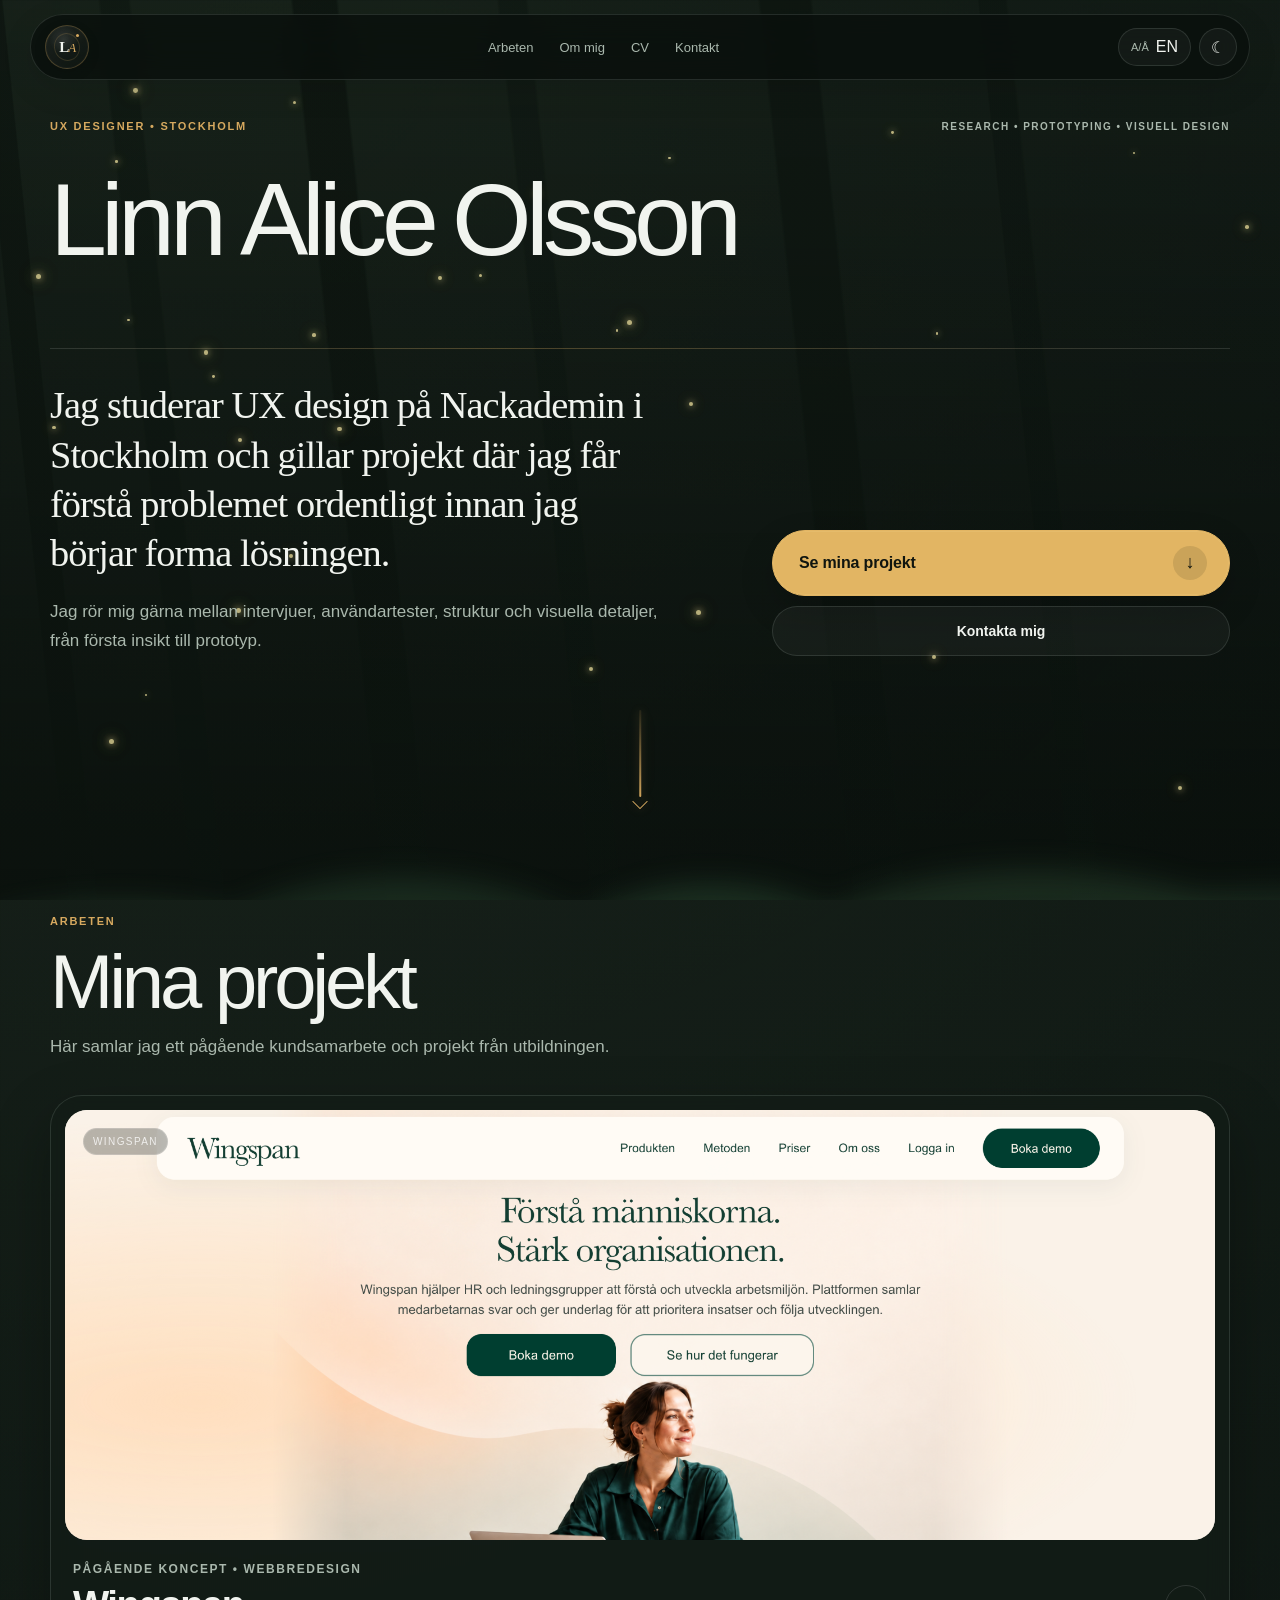
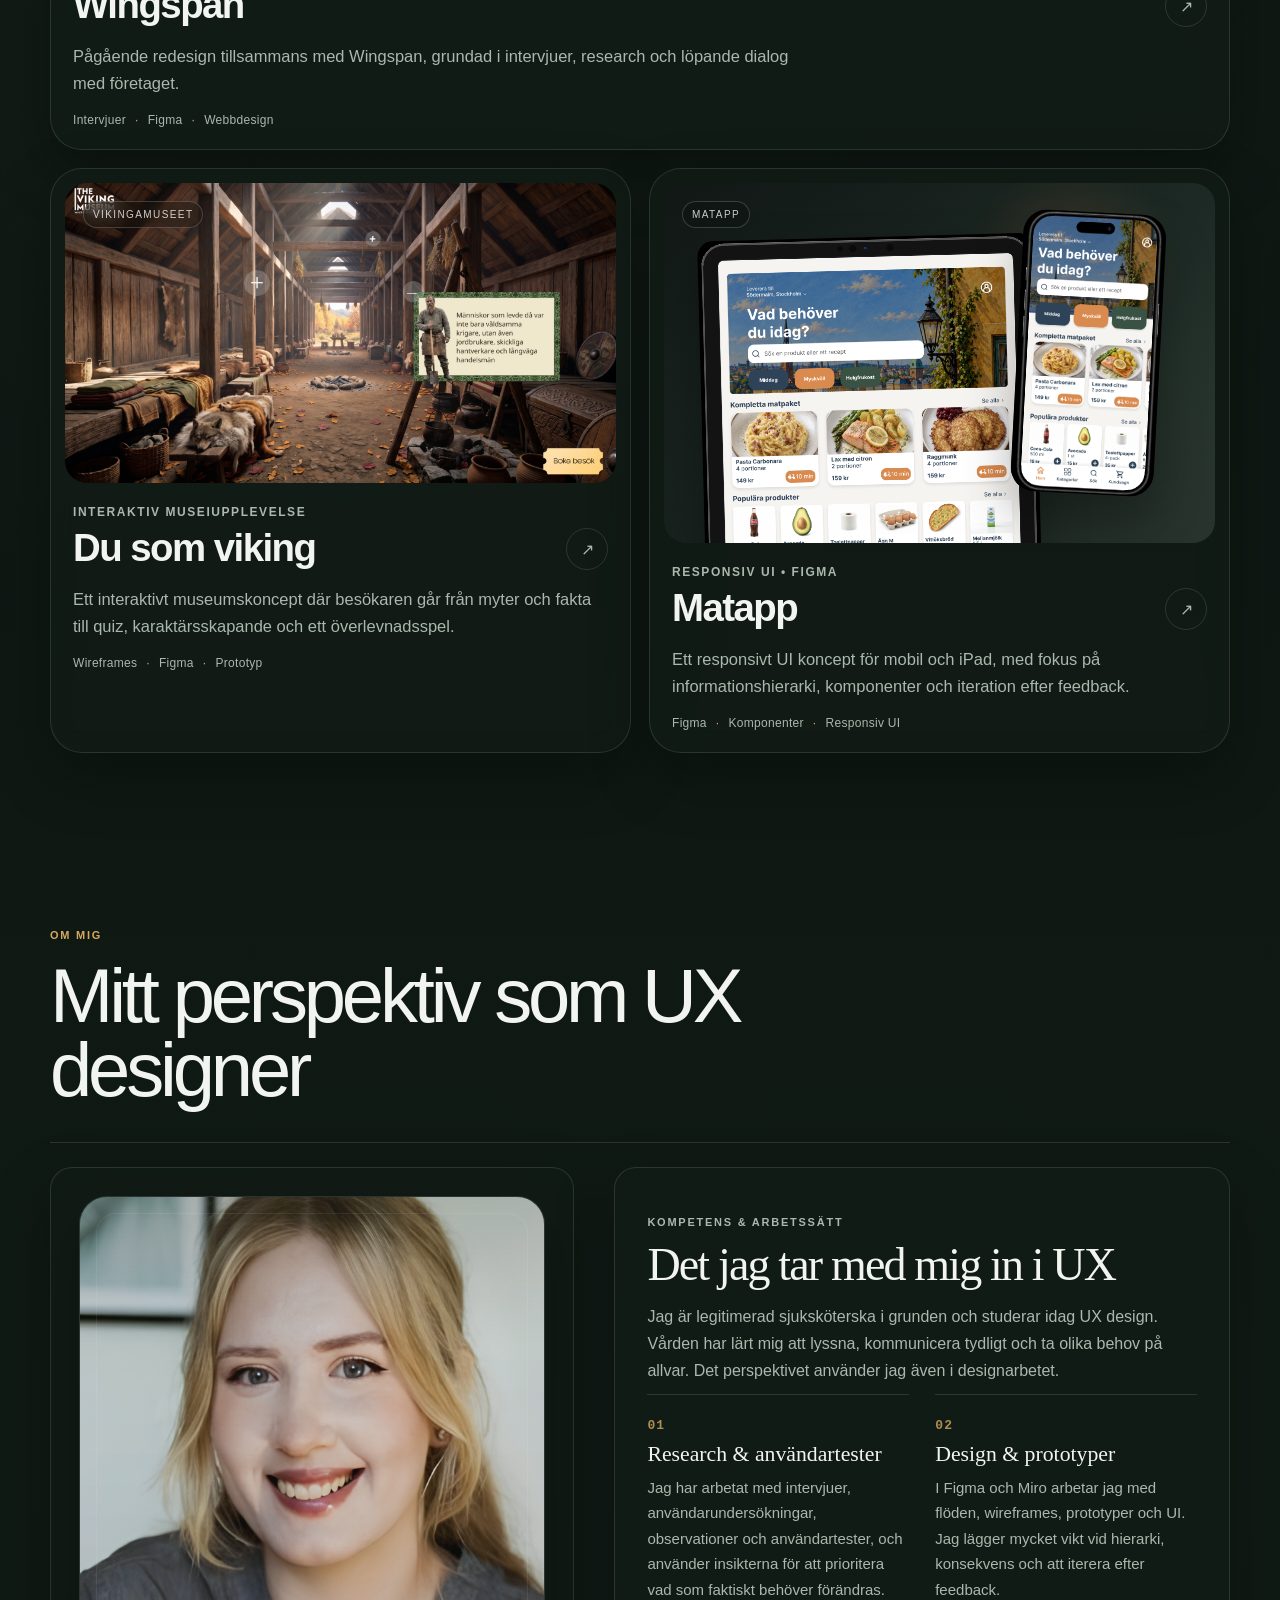
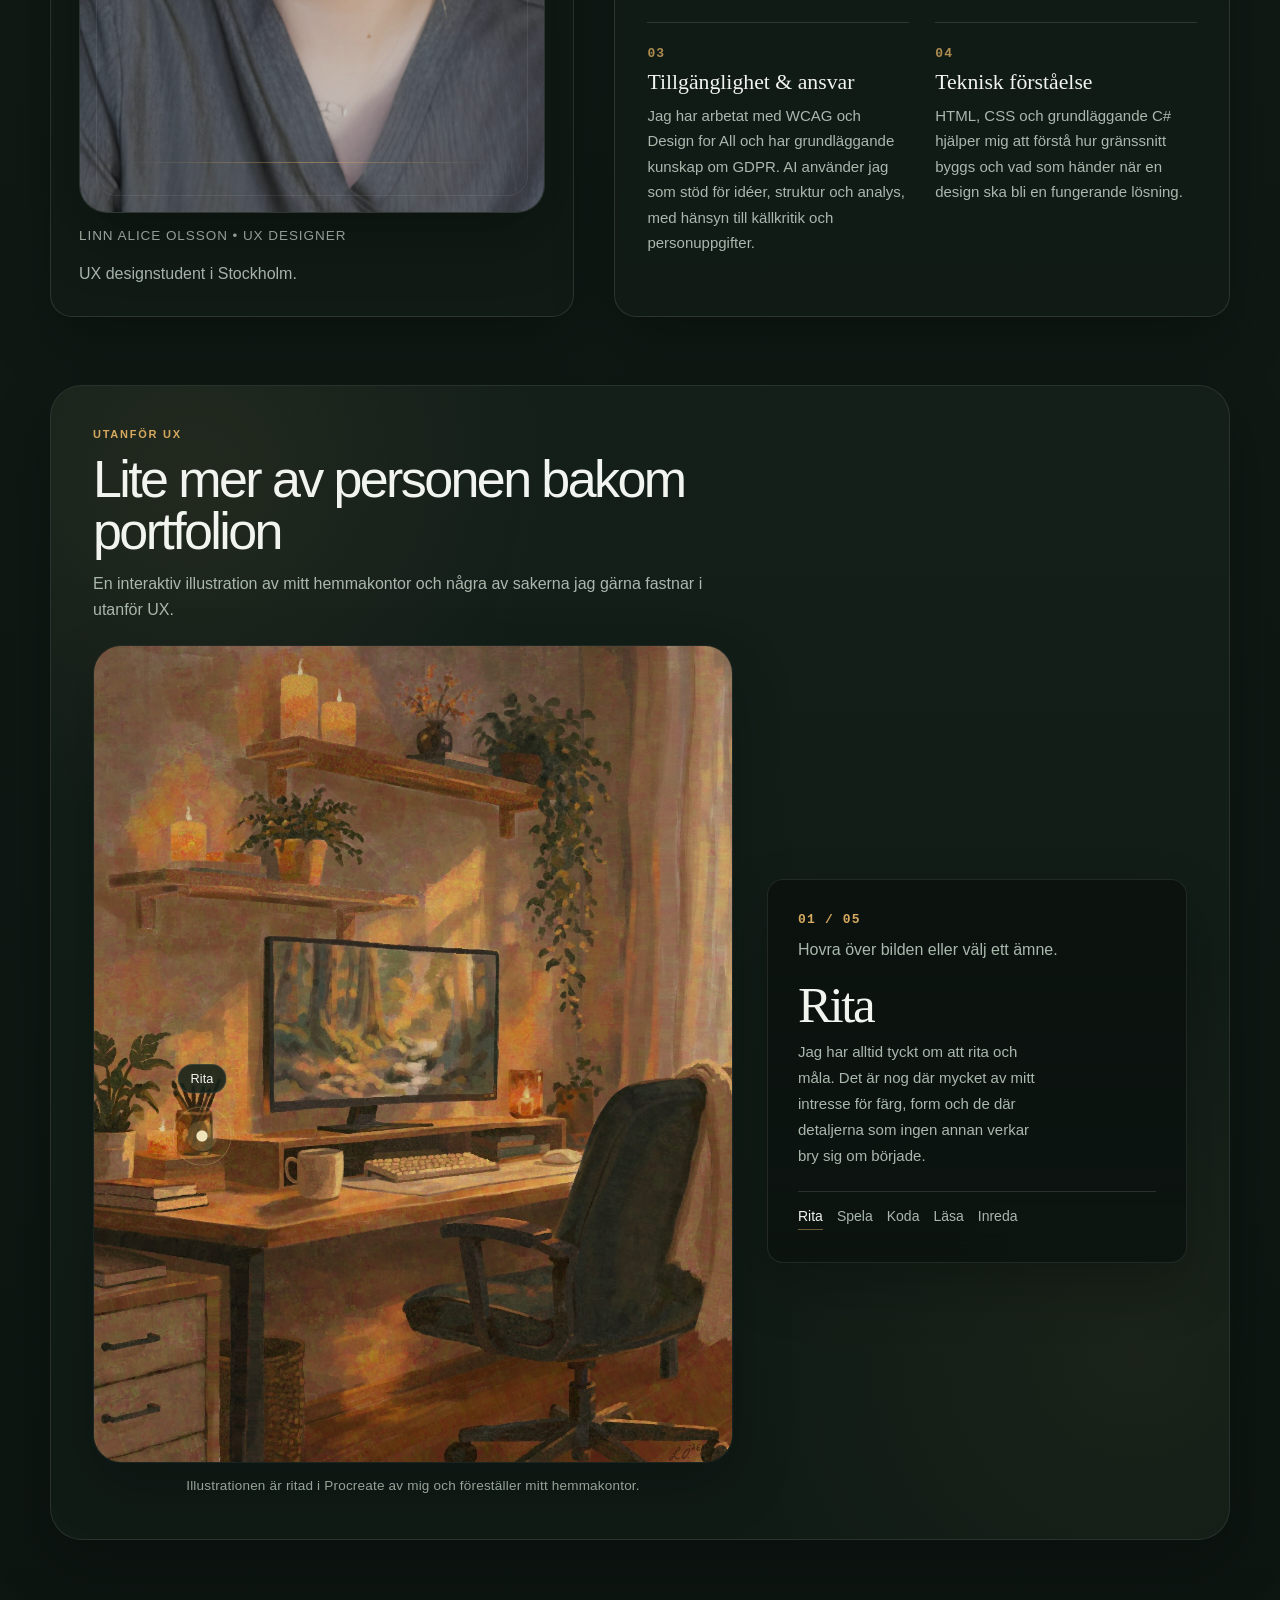
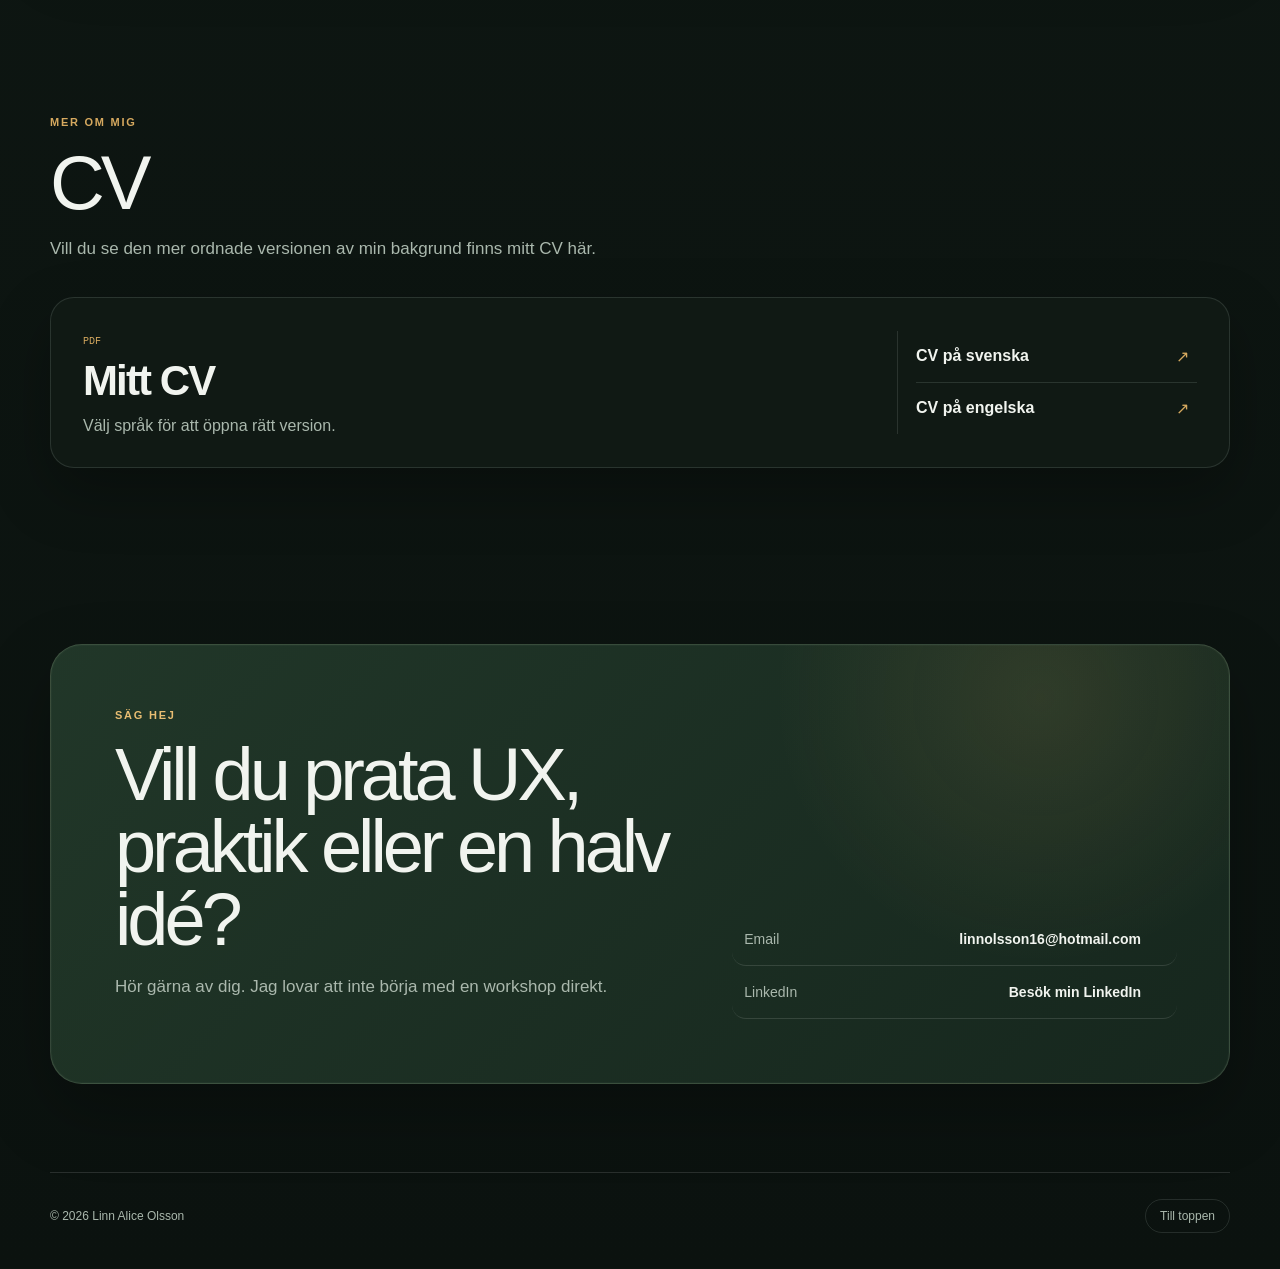
<file: index.html>
<!doctype html>
<html lang="sv" data-theme="dark">
<head>
 <meta charset="utf-8" />
 <meta name="viewport" content="width=device-width, initial-scale=1" />
 <meta name="description" content="Portfolio för Linn Alice Olsson, UX Designer i Stockholm" />
 <title>Linn Alice Olsson | UX Designer</title>
 <script>
  (() => {
    const storedTheme = localStorage.getItem("linnalice-theme");
    document.documentElement.dataset.theme = storedTheme === "light" ? "light" : "dark";
  })();
 </script>
 <link rel="stylesheet" href="styles.css" />
</head>

<body id="top">
 <div class="forest-backdrop" aria-hidden="true"></div>
 <div class="fireflies" id="fireflies" aria-hidden="true"></div>

 <header class="site-header">
  <a class="brand brand-icon-only" href="index.html#top" aria-label="Linn Alice Olsson, startsida">
      <span class="brand-mark brand-mark-refined" aria-hidden="true">
        <span class="brand-monogram">
          <span class="brand-l">L</span><span class="brand-a">A</span>
        </span>
        <span class="brand-orbit"></span>
        <span class="brand-dot"></span>
      </span>
    </a>

  <button class="mobile-menu-btn" type="button" aria-label="Öppna meny" aria-expanded="false">
   <span></span><span></span>
  </button>

  <nav class="main-nav" aria-label="Primary navigation">
   <a href="#work" data-i18n="navWork">Arbeten</a>
   <a href="#about" data-i18n="navAbout">Om mig</a>
   <a href="#documents" data-i18n="navDocuments">CV</a>
   <a href="#contact" data-i18n="navContact">Kontakt</a>
  </nav>

  <div class="nav-actions">
   <button class="control-btn" id="languageToggle" type="button" aria-label="Switch language">
    <span class="control-icon" aria-hidden="true">A/Å</span>
    <span id="languageLabel">EN</span>
   </button>

   <button class="control-btn icon-only" id="themeToggle" type="button" aria-label="Switch theme">
    <span class="theme-icon moon" aria-hidden="true">☾</span>
    <span class="theme-icon sun" aria-hidden="true">☀</span>
   </button>
  </div>
 </header>

 <main>
  <section class="hero section-shell">
   <div class="hero-topline">
    <p class="eyebrow" data-i18n="heroEyebrow">UX DESIGNER • STOCKHOLM</p>
    <p class="hero-meta" data-i18n="heroMeta">RESEARCH • PROTOTYPING • VISUELL DESIGN</p>
   </div>

   <h1 class="name-banner" aria-label="Linn Alice Olsson">
    <span class="sr-only">Linn Alice Olsson</span>

    <span class="name-word" aria-hidden="true">
     <span class="name-letter" style="--i:0">L</span>
     <span class="name-letter" style="--i:1">i</span>
     <span class="name-letter" style="--i:2">n</span>
     <span class="name-letter" style="--i:3">n</span>
    </span>

    <span class="name-word" aria-hidden="true">
     <span class="name-letter" style="--i:4">A</span>
     <span class="name-letter" style="--i:5">l</span>
     <span class="name-letter" style="--i:6">i</span>
     <span class="name-letter" style="--i:7">c</span>
     <span class="name-letter" style="--i:8">e</span>
    </span>

    <span class="name-word" aria-hidden="true">
     <span class="name-letter" style="--i:9">O</span>
     <span class="name-letter" style="--i:10">l</span>
     <span class="name-letter" style="--i:11">s</span>
     <span class="name-letter" style="--i:12">s</span>
     <span class="name-letter" style="--i:13">o</span>
     <span class="name-letter" style="--i:14">n</span>
    </span>

    <span class="name-hover-particles" aria-hidden="true"></span>
    <span class="name-wind-lines" aria-hidden="true">
     <i></i><i></i><i></i><i></i><i></i><i></i>
    </span>
   </h1>

   <div class="hero-divider" aria-hidden="true"></div>

   <div class="hero-lower">
    <div class="hero-copy">
     <p class="hero-intro" data-i18n="heroIntro">Jag studerar UX design på Nackademin i Stockholm och gillar projekt där jag får förstå problemet ordentligt innan jag börjar forma lösningen.</p>
     <p class="hero-detail" data-i18n="heroDetail">Jag rör mig gärna mellan intervjuer, användartester, struktur och visuella detaljer, från första insikt till prototyp.</p>
    </div>

    <div class="hero-actions">
     <a class="btn btn-primary hero-project-btn" href="#work">
      <span data-i18n="heroWork">Se mina projekt</span>
      <span class="btn-arrow" aria-hidden="true">↓</span>
     </a>
     <a class="btn btn-secondary hero-contact-btn" href="#contact" data-i18n="heroContact">Kontakta mig</a>
    </div>
   </div>
  </section>

  <a class="hero-scroll-cue" href="#work" aria-label="Till mina projekt">
   <span class="sr-only" data-i18n="scrollWork">Till mina projekt</span>
  </a>

  <section class="work section-shell" id="work">
   <div class="section-heading">
    <div>
     <p class="eyebrow" data-i18n="workEyebrow">ARBETEN</p>
     <h2 data-i18n="workTitle">Mina projekt</h2>
    </div>
    <p class="section-description" data-i18n="workDescription">Här samlar jag ett pågående kundsamarbete och projekt från utbildningen. </p>
   </div>

   <div class="project-grid">
    <a class="project-card project-featured" href="wingspan.html">
     <div class="project-art art-wingspan project-art-image">
            <img src="assets/wingspan-concept-home.png" alt="Koncept för Wingspans nya startsida" />
            <span class="art-label">WINGSPAN</span>
          </div>
          <div class="project-meta">
      <div>
       <p class="project-kicker" data-i18n="project2Kicker">PÅGÅENDE KONCEPT • WEBBREDESIGN</p>
       <h3 data-i18n="project2Title">Wingspan</h3>
      </div>
      <span class="project-arrow" aria-hidden="true">↗</span>
     </div>
     <p class="project-summary" data-i18n="project2Summary">Pågående redesign tillsammans med Wingspan, grundad i intervjuer, research och löpande dialog med företaget.</p>
     <div class="project-tags">
      <span data-i18n="tagWingspan1">Intervjuer</span><span data-i18n="tagWingspan2">Figma</span><span data-i18n="tagWingspan3">Webbdesign</span>
     </div>
    </a>

    <a class="project-card" href="vikingamuseet.html">
     <div class="project-art art-viking project-art-image">
      <img src="assets/viking-room-concept.png" alt="Konceptbild för Du som viking" />
      <span class="art-label">VIKINGAMUSEET</span>
     </div>
     <div class="project-meta">
      <div>
       <p class="project-kicker" data-i18n="project1Kicker">INTERAKTIV MUSEIUPPLEVELSE</p>
       <h3 data-i18n="project1Title">Du som viking</h3>
      </div>
      <span class="project-arrow" aria-hidden="true">↗</span>
     </div>
     <p class="project-summary" data-i18n="project1Summary">Ett interaktivt museumskoncept där besökaren går från myter och fakta till quiz, karaktärsskapande och ett överlevnadsspel.</p>
     <div class="project-tags">
      <span data-i18n="tagViking1">Wireframes</span><span data-i18n="tagViking2">Figma</span><span data-i18n="tagViking3">Prototyp</span>
     </div>
    </a>

    <a class="project-card" href="matapp.html">
     <div class="project-art art-food matapp-card-art">
      <div class="matapp-card-ipad">
        <img src="assets/matapp-ipad-final.png" alt="Matappens färdiga iPadvy" />
      </div>
      <div class="matapp-card-phone">
        <img src="assets/matapp-mobile-final.png" alt="Matappens färdiga mobilvy" />
      </div>
      <span class="art-label">MATAPP</span>
     </div>
     <div class="project-meta">
      <div>
       <p class="project-kicker" data-i18n="project4Kicker">RESPONSIV UI • FIGMA</p>
       <h3 data-i18n="project4Title">Matapp</h3>
      </div>
      <span class="project-arrow" aria-hidden="true">↗</span>
     </div>
     <p class="project-summary" data-i18n="project4Summary">Ett responsivt UI koncept för mobil och iPad, med fokus på informationshierarki, komponenter och iteration efter feedback.</p>
     <div class="project-tags"><span data-i18n="tagMatapp1">Figma</span><span data-i18n="tagMatapp2">Komponenter</span><span data-i18n="tagMatapp3">Responsiv UI</span></div>
    </a>
   </div>
  </section>

  <section class="about section-shell" id="about">
   <div class="section-heading">
    <div>
     <p class="eyebrow" data-i18n="aboutEyebrow">OM MIG</p>
     <h2 data-i18n="aboutTitle">Mitt perspektiv som UX designer</h2>
    </div>
   </div>

   <div class="about-hybrid">
    <div class="about-story-card">
     <figure class="about-portrait">
      <div class="portrait-frame">
       <img class="portrait-image" src="assets/linn-portrait.jpg" alt="Porträtt av Linn Alice Olsson" />
       <span class="portrait-tint" aria-hidden="true"></span>
      </div>
      <figcaption data-i18n="portraitCaption">Linn Alice Olsson • UX Designer</figcaption>
     </figure>

     <div class="about-copy about-copy-compact">
      <p class="about-short" data-i18n="aboutShort">UX designstudent i Stockholm.</p>
     </div>
    </div>

    <div class="competence-compact-card" aria-labelledby="competenceTitle">
     <div class="competence-compact-intro">
      <p class="eyebrow" data-i18n="competenceEyebrow">KOMPETENS & ARBETSSÄTT</p>
      <h3 id="competenceTitle" data-i18n="competenceTitle">Det jag tar med mig in i UX</h3>
      <p data-i18n="competenceIntro">Jag är legitimerad sjuksköterska i grunden och studerar idag UX design. Vården har lärt mig att lyssna, kommunicera tydligt och ta olika behov på allvar. Det perspektivet använder jag även i designarbetet.</p>
     </div>

     <div class="competence-compact-grid">
      <article class="competence-compact-item">
       <span class="competence-index" aria-hidden="true">01</span>
       <h4 data-i18n="competenceResearchTitle">Research & användartester</h4>
       <p data-i18n="competenceResearchBody">Jag har arbetat med intervjuer, användarundersökningar, observationer och användartester, och använder insikterna för att prioritera vad som faktiskt behöver förändras.</p>
      </article>

      <article class="competence-compact-item">
       <span class="competence-index" aria-hidden="true">02</span>
       <h4 data-i18n="competenceDesignTitle">Design & prototyper</h4>
       <p data-i18n="competenceDesignBody">I Figma och Miro arbetar jag med flöden, wireframes, prototyper och UI. Jag lägger mycket vikt vid hierarki, konsekvens och att iterera efter feedback.</p>
      </article>

      <article class="competence-compact-item">
       <span class="competence-index" aria-hidden="true">03</span>
       <h4 data-i18n="competenceResponsibleTitle">Tillgänglighet & ansvar</h4>
       <p data-i18n="competenceResponsibleBody">Jag har arbetat med WCAG och Design for All och har grundläggande kunskap om GDPR. AI använder jag som stöd för idéer, struktur och analys, med hänsyn till källkritik och personuppgifter.</p>
      </article>

      <article class="competence-compact-item">
       <span class="competence-index" aria-hidden="true">04</span>
       <h4 data-i18n="competenceTechTitle">Teknisk förståelse</h4>
       <p data-i18n="competenceTechBody">HTML, CSS och grundläggande C# hjälper mig att förstå hur gränssnitt byggs och vad som händer när en design ska bli en fungerande lösning.</p>
      </article>
     </div>
    </div>
   </div>
  </section>

  <section class="personal-sequence section-shell" id="personal">
   <div class="personal-sequence-inner">
    <div class="personal-sequence-heading">
     <div>
      <p class="eyebrow" data-i18n="personalEyebrow">UTANFÖR UX</p>
      <h2 data-i18n="personalTitle">Lite mer av personen bakom portfolion</h2>
     </div>
     <p data-i18n="personalIntro">En interaktiv illustration av mitt hemmakontor och några av sakerna jag gärna fastnar i utanför UX.</p>
    </div>

    <div class="personal-world-grid">
     <figure class="personal-artwork personal-artwork-interactive">
      <div class="personal-artwork-frame interactive-office-frame">
       <img src="assets/home-office-illustration.jpg" alt="Illustration av Linns hemmakontor med skrivbord, skärm, bokhyllor, växter och levande ljus" loading="lazy" />

       <button class="office-hotspot hotspot-read" type="button" data-fact="read" aria-label="Läsa"></button>
       <button class="office-hotspot hotspot-draw" type="button" data-fact="draw" aria-label="Rita"></button>
       <button class="office-hotspot hotspot-game" type="button" data-fact="game" aria-label="Spela"></button>
       <button class="office-hotspot hotspot-code" type="button" data-fact="code" aria-label="Koda"></button>
       <button class="office-hotspot hotspot-interior" type="button" data-fact="interior" aria-label="Inreda"></button>
      </div>
      <figcaption data-i18n="homeOfficeCaption">Illustrationen är ritad i Procreate av mig och föreställer mitt hemmakontor.</figcaption>
     </figure>

     <div class="personal-world-panel" aria-live="polite">
      <div class="personal-world-topline">
       <span class="personal-world-index" id="personalWorldIndex">01 / 05</span>
       <p class="personal-world-instruction" data-i18n="personalInstruction">Hovra över bilden eller välj ett ämne.</p>
      </div>

      <div class="personal-world-content">
       <p class="personal-world-word" id="personalWorldWord" data-i18n="personalDrawWord">Rita</p>
       <p class="personal-world-copy" id="personalWorldCopy" data-i18n="personalDrawCopy">Jag har alltid tyckt om att rita och måla. Det är nog där mycket av mitt intresse för färg, form och de där detaljerna som ingen annan verkar bry sig om började.</p>
      </div>

      <div class="personal-world-topics" id="personalWorldTopics" aria-label="Personliga intressen">
       <button class="personal-topic-btn is-active" type="button" data-fact="draw" data-i18n="personalDrawWord">Rita</button>
       <button class="personal-topic-btn" type="button" data-fact="game" data-i18n="personalGameWord">Spela</button>
       <button class="personal-topic-btn" type="button" data-fact="code" data-i18n="personalCodeWord">Koda</button>
       <button class="personal-topic-btn" type="button" data-fact="read" data-i18n="personalReadWord">Läsa</button>
       <button class="personal-topic-btn" type="button" data-fact="interior" data-i18n="personalInteriorWord">Inreda</button>
      </div>
     </div>
    </div>
   </div>
  </section>

  <section class="documents section-shell" id="documents">
   <div class="section-heading">
    <div>
     <p class="eyebrow" data-i18n="documentsEyebrow">MER OM MIG</p>
     <h2 data-i18n="documentsTitle">CV</h2>
    </div>
    <p class="section-description" data-i18n="documentsDescription">Vill du se den mer ordnade versionen av min bakgrund finns mitt CV här.</p>
   </div>

   <div class="document-grid">
    <div class="document-card document-card-cv">
     <div class="document-card-main">
      <p class="document-label">PDF</p>
      <h3 data-i18n="cvTitle">Mitt CV</h3>
      <p data-i18n="cvBody">Välj språk för att öppna rätt version.</p>
     </div>

     <div class="document-card-actions" aria-label="CV språk">
      <a class="document-card-action" href="assets/Linn_Alice_Olsson_CV.pdf" target="_blank" rel="noopener noreferrer">
       <span data-i18n="cvSwedish">CV på svenska</span>
       <span aria-hidden="true">↗</span>
      </a>
      <a class="document-card-action" href="assets/Linn_Alice_Olsson_CV_ENG.pdf" target="_blank" rel="noopener noreferrer">
       <span data-i18n="cvEnglish">CV på engelska</span>
       <span aria-hidden="true">↗</span>
      </a>
     </div>
    </div>
   </div>
  </section>

  <section class="contact section-shell" id="contact">
   <div class="contact-card">
    <div>
     <p class="eyebrow" data-i18n="contactEyebrow">SÄG HEJ</p>
     <h2 data-i18n="contactTitle">Vill du prata UX, praktik eller en halv idé?</h2>
     <p data-i18n="contactBody">Hör gärna av dig. Jag lovar att inte börja med en workshop direkt.</p>
    </div>

    <div class="contact-links">
     <a href="mailto:linnolsson16@hotmail.com">
      <span>Email</span>
      <strong>linnolsson16@hotmail.com</strong>
     </a>
     <a href="https://se.linkedin.com/in/linn-olsson-0a3868138" target="_blank" rel="noopener noreferrer">
      <span>LinkedIn</span>
      <strong data-i18n="linkedinText">Besök min LinkedIn</strong>
     </a>
    </div>
   </div>
  </section>
 </main>

 <footer class="site-footer section-shell">
  <p class="footer-name">© <span id="year"></span> Linn Alice Olsson</p>
  <button class="footer-top-button" type="button" data-i18n="footerTop" aria-label="Till toppen">
   <span data-i18n="footerTop">Till toppen</span>
   <span aria-hidden="true">↑</span>
  </button>
 </footer>

 <script src="script.js"></script>
</body>
</html>
</file>
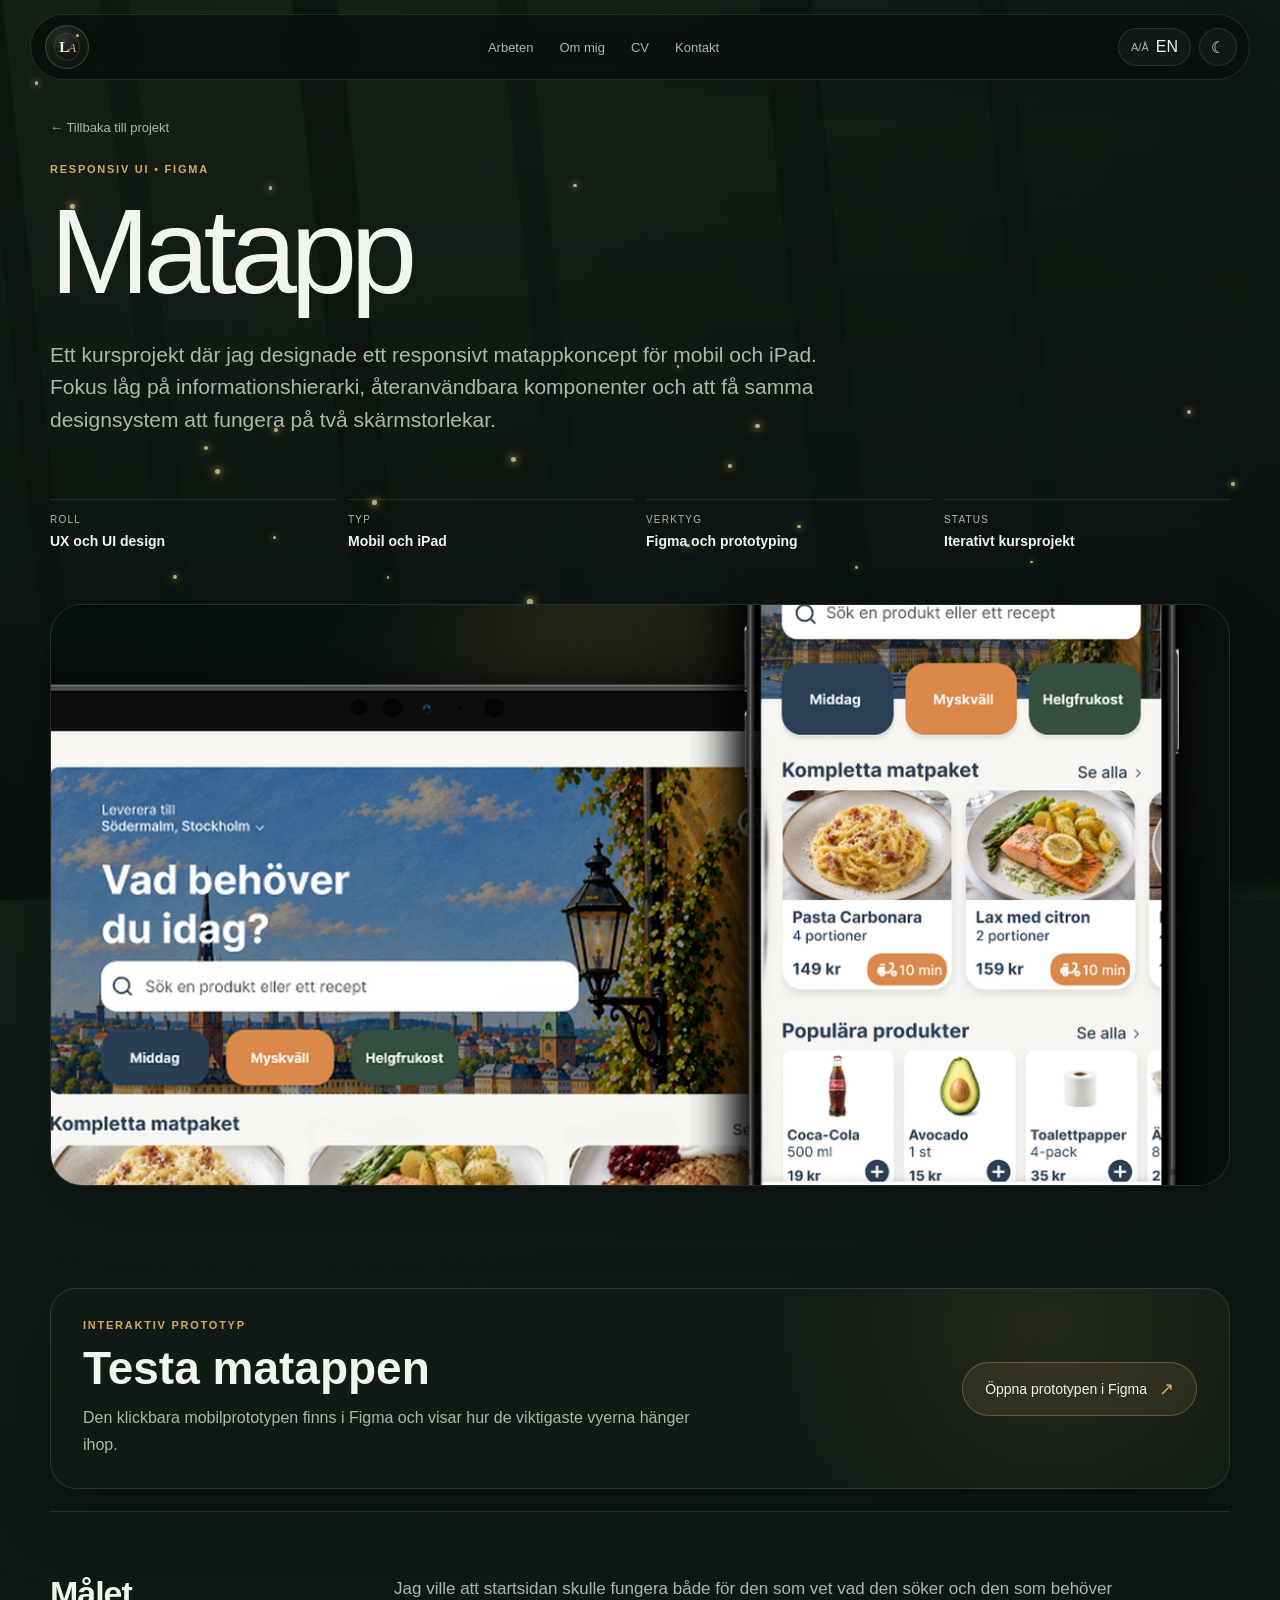
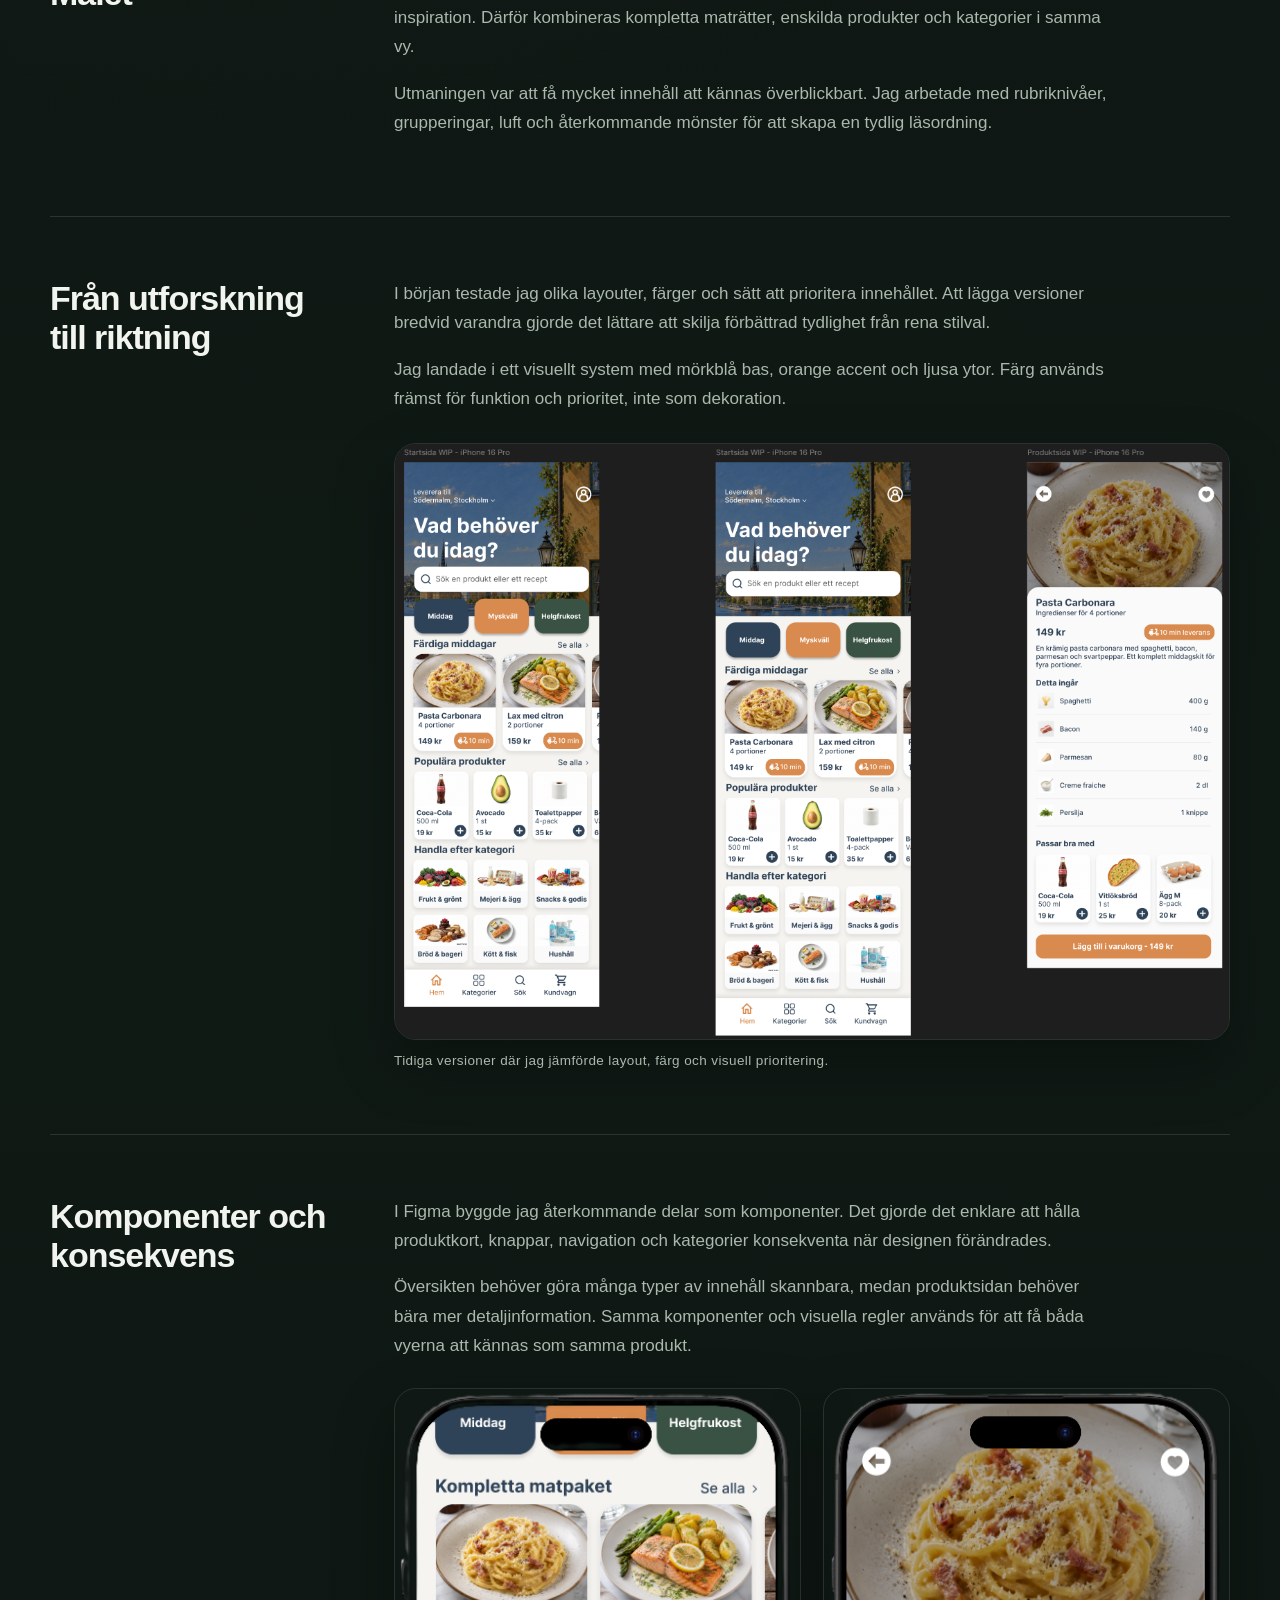
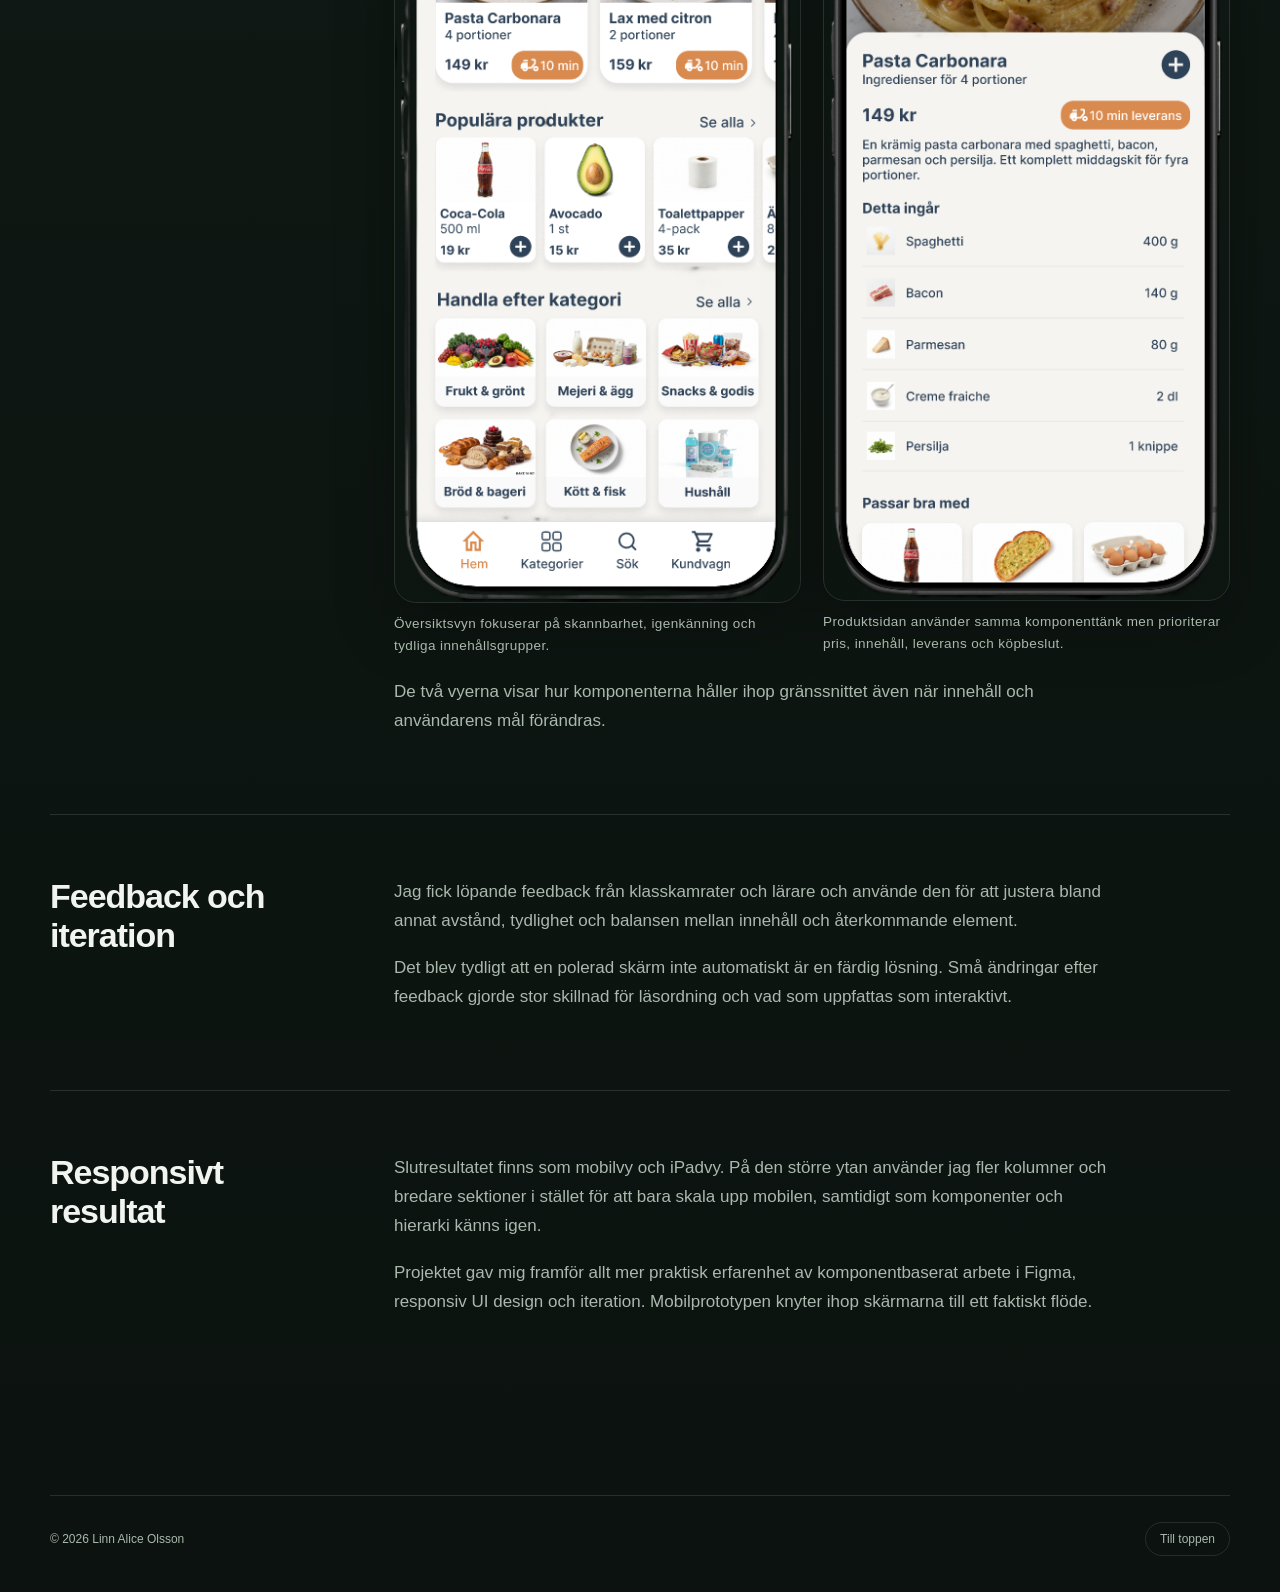
<file: matapp.html>
<!DOCTYPE html>

<html data-theme="dark" lang="sv">
<head>
<meta charset="utf-8"/>
<meta content="width=device-width, initial-scale=1" name="viewport"/>
<title>Matapp | Linn Alice Olsson</title>
<script>
  (() => {
    const storedTheme = localStorage.getItem("linnalice-theme");
    document.documentElement.dataset.theme = storedTheme === "light" ? "light" : "dark";
  })();
 </script>
 <link href="styles.css" rel="stylesheet"/>
</head>
<body>
<div aria-hidden="true" class="forest-backdrop"></div>
<div aria-hidden="true" class="fireflies" id="fireflies"></div>
<header class="site-header">
<a aria-label="Linn Alice Olsson, startsida" class="brand brand-icon-only" href="index.html#top">
<span aria-hidden="true" class="brand-mark brand-mark-refined">
<span class="brand-monogram">
<span class="brand-l">L</span><span class="brand-a">A</span>
</span>
<span class="brand-orbit"></span>
<span class="brand-dot"></span>
</span>
</a>
<button aria-expanded="false" aria-label="Öppna meny" class="mobile-menu-btn" type="button">
<span></span><span></span>
</button>
<nav aria-label="Primary navigation" class="main-nav">
<a data-i18n="navWork" href="index.html#work">Arbeten</a>
<a data-i18n="navAbout" href="index.html#about">Om mig</a>
<a data-i18n="navDocuments" href="index.html#documents">CV</a>
<a data-i18n="navContact" href="index.html#contact">Kontakt</a>
</nav>
<div class="nav-actions">
<button aria-label="Switch language" class="control-btn" id="languageToggle" type="button">
<span aria-hidden="true" class="control-icon">A/Å</span>
<span id="languageLabel">EN</span>
</button>
<button aria-label="Switch theme" class="control-btn icon-only" id="themeToggle" type="button">
<span aria-hidden="true" class="theme-icon moon">☾</span>
<span aria-hidden="true" class="theme-icon sun">☀</span>
</button>
</div>
</header>
<main class="case-main">
<section class="case-hero section-shell">
<a class="case-back" data-i18n="caseBack" href="index.html#work">← Tillbaka till projekt</a>
<p class="eyebrow" data-case-en="RESPONSIVE UI • FIGMA" data-case-sv="RESPONSIV UI • FIGMA">RESPONSIV UI • FIGMA</p>
<h1 class="case-title" data-case-en="Food app" data-case-sv="Matapp">Matapp</h1>
<p class="case-intro" data-case-en="A course project where I designed a responsive food app concept for mobile and iPad. The focus was information hierarchy, reusable components and making the same design system work across two screen sizes." data-case-sv="Ett kursprojekt där jag designade ett responsivt matappkoncept för mobil och iPad. Fokus låg på informationshierarki, återanvändbara komponenter och att få samma designsystem att fungera på två skärmstorlekar.">Ett kursprojekt där jag designade ett responsivt matappkoncept för mobil och iPad. Fokus låg på informationshierarki, återanvändbara komponenter och att få samma designsystem att fungera på två skärmstorlekar.</p>
<div class="case-facts">
<div class="case-fact"><span data-i18n="caseRole">ROLL</span><strong data-case-en="UX and UI design" data-case-sv="UX och UI design">UX och UI design</strong></div>
<div class="case-fact"><span data-i18n="caseType">TYP</span><strong data-case-en="Mobile and iPad" data-case-sv="Mobil och iPad">Mobil och iPad</strong></div>
<div class="case-fact"><span data-i18n="caseTools">VERKTYG</span><strong data-case-en="Figma and prototyping" data-case-sv="Figma och prototyping">Figma och prototyping</strong></div>
<div class="case-fact"><span data-i18n="caseStatus">STATUS</span><strong data-case-en="Iterative course project" data-case-sv="Iterativt kursprojekt">Iterativt kursprojekt</strong></div>
</div>
</section>
<section class="section-shell">
<div class="case-visual matapp-hero-image">
<picture>
<source media="(max-width: 680px)" srcset="assets/matapp-final-combined-hero-mobile.png"/>
<img alt="Kombinerad visualisering av matappens slutresultat i mobil och iPad" src="assets/matapp-final-combined-hero.png"/>
</picture>
</div>
</section>
<section class="section-shell matapp-prototype-section">
<div class="matapp-prototype-card">
<div class="matapp-prototype-copy">
<p class="eyebrow" data-case-en="INTERACTIVE PROTOTYPE" data-case-sv="INTERAKTIV PROTOTYP">INTERAKTIV PROTOTYP</p>
<h2 data-case-en="Try the food app" data-case-sv="Testa matappen">Testa matappen</h2>
<p data-case-en="The clickable mobile prototype is available in Figma and shows how the key screens connect." data-case-sv="Den klickbara mobilprototypen finns i Figma och visar hur de viktigaste vyerna hänger ihop.">Den klickbara mobilprototypen finns i Figma och visar hur de viktigaste vyerna hänger ihop.</p>
</div>
<a class="matapp-prototype-button" href="https://www.figma.com/proto/C2Lxq1f9OH0T0TTfnPXdbv/UI-kurs---Linn-Olsson--Copy-?node-id=6-16&amp;p=f&amp;t=yKw68wwn02vypSz4-1&amp;scaling=scale-down&amp;content-scaling=fixed&amp;page-id=0%3A1&amp;starting-point-node-id=6%3A16" rel="noopener noreferrer" target="_blank">
<span data-case-en="Open prototype in Figma" data-case-sv="Öppna prototypen i Figma">Öppna prototypen i Figma</span>
<span aria-hidden="true">↗</span>
</a>
</div>
</section>
<section class="section-shell">
<div class="case-section">
<h2 data-case-en="The goal" data-case-sv="Målet">Målet</h2>
<div>
<p data-case-en="I wanted the home screen to work both for someone who knows what they are looking for and for someone who needs inspiration. That is why complete meals, individual products and categories are combined in the same view." data-case-sv="Jag ville att startsidan skulle fungera både för den som vet vad den söker och den som behöver inspiration. Därför kombineras kompletta maträtter, enskilda produkter och kategorier i samma vy.">Jag ville att startsidan skulle fungera både för den som vet vad den söker och den som behöver inspiration. Därför kombineras kompletta maträtter, enskilda produkter och kategorier i samma vy.</p>
<p data-case-en="The challenge was making a lot of content feel easy to scan. I worked with heading levels, grouping, spacing and recurring patterns to create a clear reading order." data-case-sv="Utmaningen var att få mycket innehåll att kännas överblickbart. Jag arbetade med rubriknivåer, grupperingar, luft och återkommande mönster för att skapa en tydlig läsordning.">Utmaningen var att få mycket innehåll att kännas överblickbart. Jag arbetade med rubriknivåer, grupperingar, luft och återkommande mönster för att skapa en tydlig läsordning.</p>
</div>
</div>
<div class="case-section">
<h2 data-case-en="From exploration to direction" data-case-sv="Från utforskning till riktning">Från utforskning till riktning</h2>
<div>
<p data-case-en="At the beginning I explored different layouts, colours and ways of prioritising content. Comparing versions side by side made it easier to separate improvements in clarity from purely stylistic choices." data-case-sv="I början testade jag olika layouter, färger och sätt att prioritera innehållet. Att lägga versioner bredvid varandra gjorde det lättare att skilja förbättrad tydlighet från rena stilval.">I början testade jag olika layouter, färger och sätt att prioritera innehållet. Att lägga versioner bredvid varandra gjorde det lättare att skilja förbättrad tydlighet från rena stilval.</p>
<p data-case-en="I landed on a visual system with a dark blue base, orange accent and light surfaces. Colour is used mainly for function and priority rather than decoration." data-case-sv="Jag landade i ett visuellt system med mörkblå bas, orange accent och ljusa ytor. Färg används främst för funktion och prioritet, inte som dekoration.">Jag landade i ett visuellt system med mörkblå bas, orange accent och ljusa ytor. Färg används främst för funktion och prioritet, inte som dekoration.</p>
<figure class="matapp-process-image matapp-process-wide">
<img alt="Tidiga designutforskningar för matappen i Figma" src="assets/matapp-early-exploration.png"/>
<figcaption data-case-en="Early versions where I compared layout, colour and visual hierarchy." data-case-sv="Tidiga versioner där jag jämförde layout, färg och visuell prioritering.">Tidiga versioner där jag jämförde layout, färg och visuell prioritering.</figcaption>
</figure>
</div>
</div>
<div class="case-section">
<h2 data-case-en="Components and consistency" data-case-sv="Komponenter och konsekvens">Komponenter och konsekvens</h2>
<div>
<p data-case-en="In Figma I built recurring elements as components. This made it easier to keep product cards, buttons, navigation and categories consistent as the design changed." data-case-sv="I Figma byggde jag återkommande delar som komponenter. Det gjorde det enklare att hålla produktkort, knappar, navigation och kategorier konsekventa när designen förändrades.">I Figma byggde jag återkommande delar som komponenter. Det gjorde det enklare att hålla produktkort, knappar, navigation och kategorier konsekventa när designen förändrades.</p>
<p data-case-en="The overview needs to make many types of content easy to scan, while the product page carries more detailed information. The same components and visual rules help both screens feel like the same product." data-case-sv="Översikten behöver göra många typer av innehåll skannbara, medan produktsidan behöver bära mer detaljinformation. Samma komponenter och visuella regler används för att få båda vyerna att kännas som samma produkt.">Översikten behöver göra många typer av innehåll skannbara, medan produktsidan behöver bära mer detaljinformation. Samma komponenter och visuella regler används för att få båda vyerna att kännas som samma produkt.</p>
<div class="matapp-components-grid">
<figure class="matapp-components-card">
<img alt="Översiktsvy för matappen med produktkort och kategorier" src="assets/matapp-components-home.png"/>
<figcaption data-case-en="The overview focuses on scannability, recognition and clearly grouped content." data-case-sv="Översiktsvyn fokuserar på skannbarhet, igenkänning och tydliga innehållsgrupper.">Översiktsvyn fokuserar på skannbarhet, igenkänning och tydliga innehållsgrupper.</figcaption>
</figure>
<figure class="matapp-components-card">
<img alt="Produktsida för pasta carbonara i matappen" src="assets/matapp-components-product.png"/>
<figcaption data-case-en="The product page uses the same component logic while prioritising price, contents, delivery and the purchase decision." data-case-sv="Produktsidan använder samma komponenttänk men prioriterar pris, innehåll, leverans och köpbeslut.">Produktsidan använder samma komponenttänk men prioriterar pris, innehåll, leverans och köpbeslut.</figcaption>
</figure>
</div>
<p class="case-supporting-text" data-case-en="The two views show how the components keep the interface cohesive even as the content and user goals change." data-case-sv="De två vyerna visar hur komponenterna håller ihop gränssnittet även när innehåll och användarens mål förändras.">De två vyerna visar hur komponenterna håller ihop gränssnittet även när innehåll och användarens mål förändras.</p>
</div>
</div>
<div class="case-section">
<h2 data-case-en="Feedback and iteration" data-case-sv="Feedback och iteration">Feedback och iteration</h2>
<div>
<p data-case-en="I received ongoing feedback from classmates and teachers and used it to adjust spacing, clarity and the balance between content and recurring elements." data-case-sv="Jag fick löpande feedback från klasskamrater och lärare och använde den för att justera bland annat avstånd, tydlighet och balansen mellan innehåll och återkommande element.">Jag fick löpande feedback från klasskamrater och lärare och använde den för att justera bland annat avstånd, tydlighet och balansen mellan innehåll och återkommande element.</p>
<p data-case-en="It became clear that a polished screen is not automatically a finished solution. Small changes after feedback made a meaningful difference to reading order and what feels interactive." data-case-sv="Det blev tydligt att en polerad skärm inte automatiskt är en färdig lösning. Små ändringar efter feedback gjorde stor skillnad för läsordning och vad som uppfattas som interaktivt.">Det blev tydligt att en polerad skärm inte automatiskt är en färdig lösning. Små ändringar efter feedback gjorde stor skillnad för läsordning och vad som uppfattas som interaktivt.</p>
</div>
</div>
<div class="case-section">
<h2 data-case-en="Responsive outcome" data-case-sv="Responsivt resultat">Responsivt resultat</h2>
<div>
<p data-case-en="The final result includes both mobile and iPad layouts. On the larger canvas I use more columns and wider sections rather than simply scaling up the mobile version, while keeping the components and hierarchy recognisable." data-case-sv="Slutresultatet finns som mobilvy och iPadvy. På den större ytan använder jag fler kolumner och bredare sektioner i stället för att bara skala upp mobilen, samtidigt som komponenter och hierarki känns igen.">Slutresultatet finns som mobilvy och iPadvy. På den större ytan använder jag fler kolumner och bredare sektioner i stället för att bara skala upp mobilen, samtidigt som komponenter och hierarki känns igen.</p>
<p data-case-en="The project mainly gave me more practical experience with components in Figma, responsive UI design and iteration. The mobile prototype connects the screens into an actual flow." data-case-sv="Projektet gav mig framför allt mer praktisk erfarenhet av komponentbaserat arbete i Figma, responsiv UI design och iteration. Mobilprototypen knyter ihop skärmarna till ett faktiskt flöde.">Projektet gav mig framför allt mer praktisk erfarenhet av komponentbaserat arbete i Figma, responsiv UI design och iteration. Mobilprototypen knyter ihop skärmarna till ett faktiskt flöde.</p>
</div>
</div>
</section>
</main>
<footer class="site-footer section-shell">
  <p class="footer-name">© <span id="year"></span> Linn Alice Olsson</p>
  <button class="footer-top-button" type="button" data-i18n="footerTop" aria-label="Till toppen">
   <span data-i18n="footerTop">Till toppen</span>
   <span aria-hidden="true">↑</span>
  </button>
 </footer>
<script src="script.js"></script>
<script>
    function updateCaseLanguage() {
      const lang = localStorage.getItem("linnalice-lang") || "sv";
      document.querySelectorAll("[data-case-sv]").forEach((el) => {
        el.textContent = lang === "sv" ? el.dataset.caseSv : el.dataset.caseEn;
      });
    }
    updateCaseLanguage();
    document.getElementById("languageToggle")?.addEventListener("click", () => setTimeout(updateCaseLanguage, 0));
  </script>
</body>
</html>
</file>
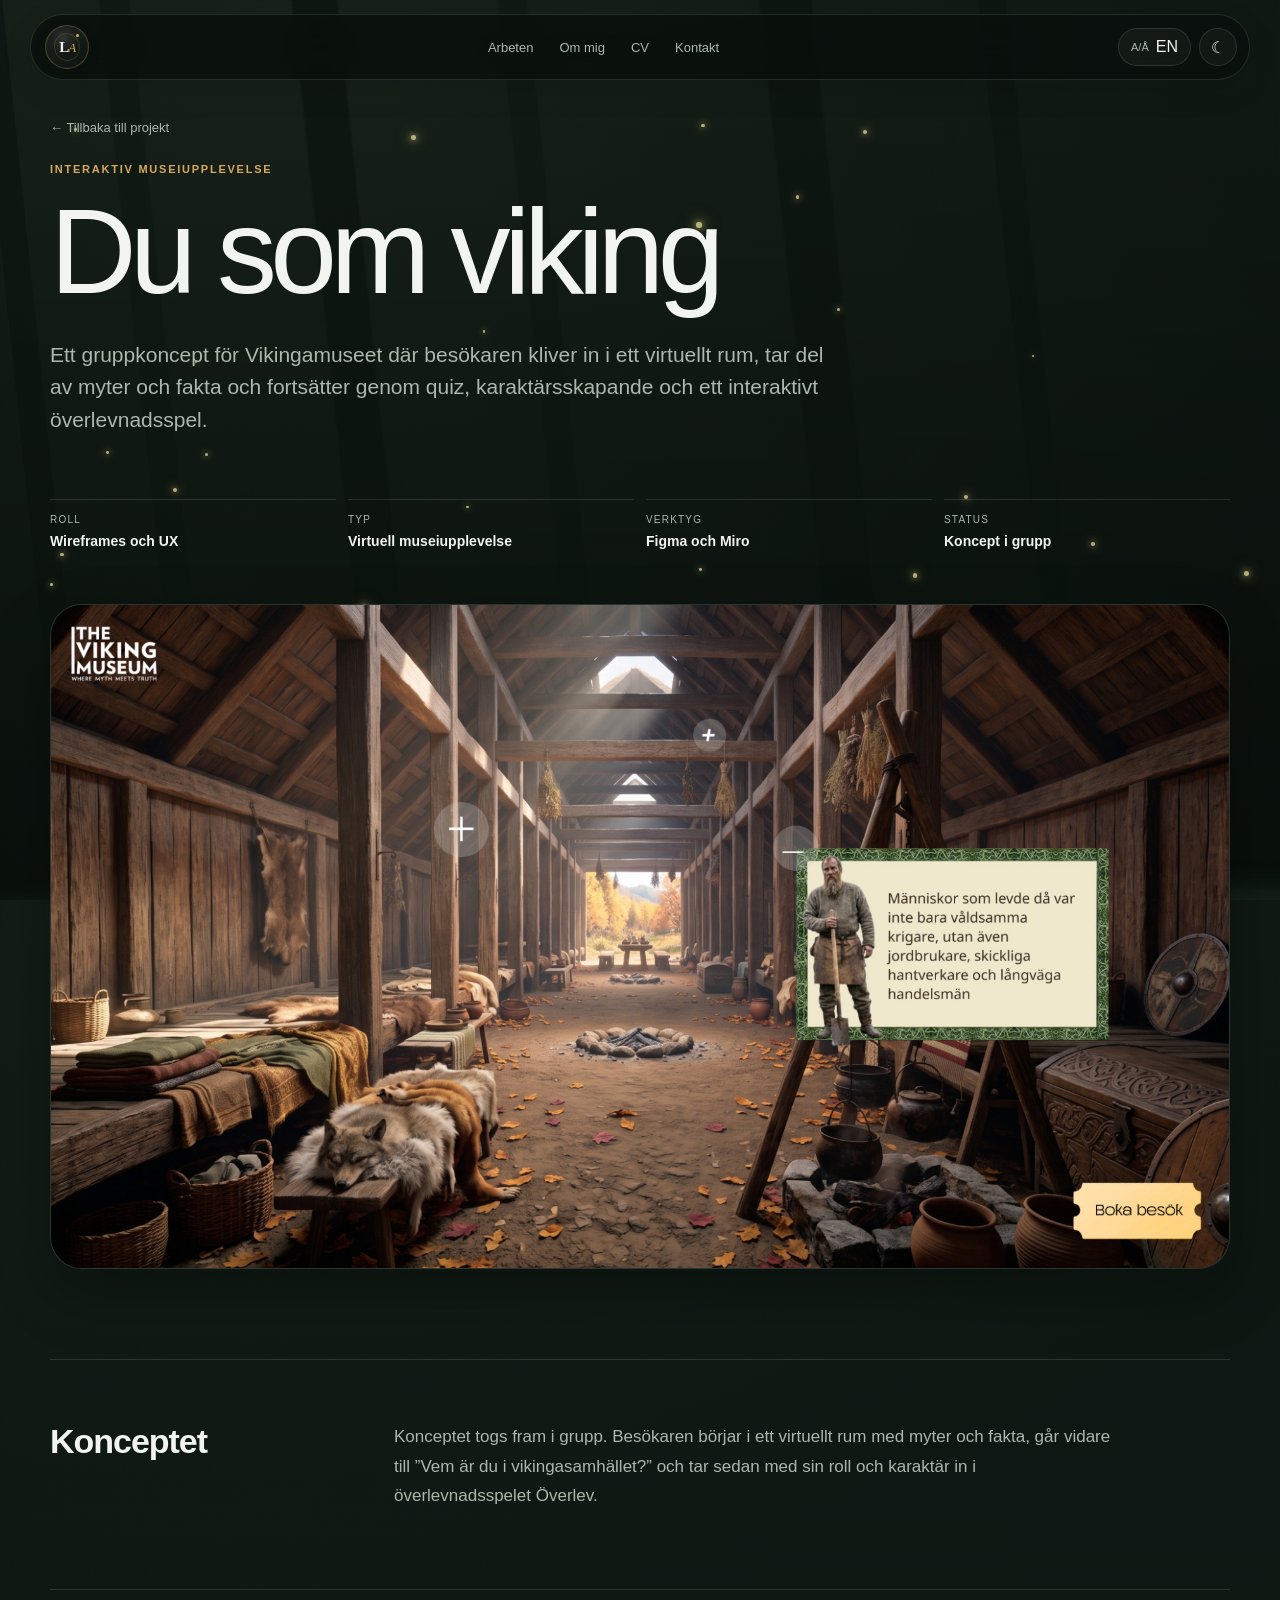
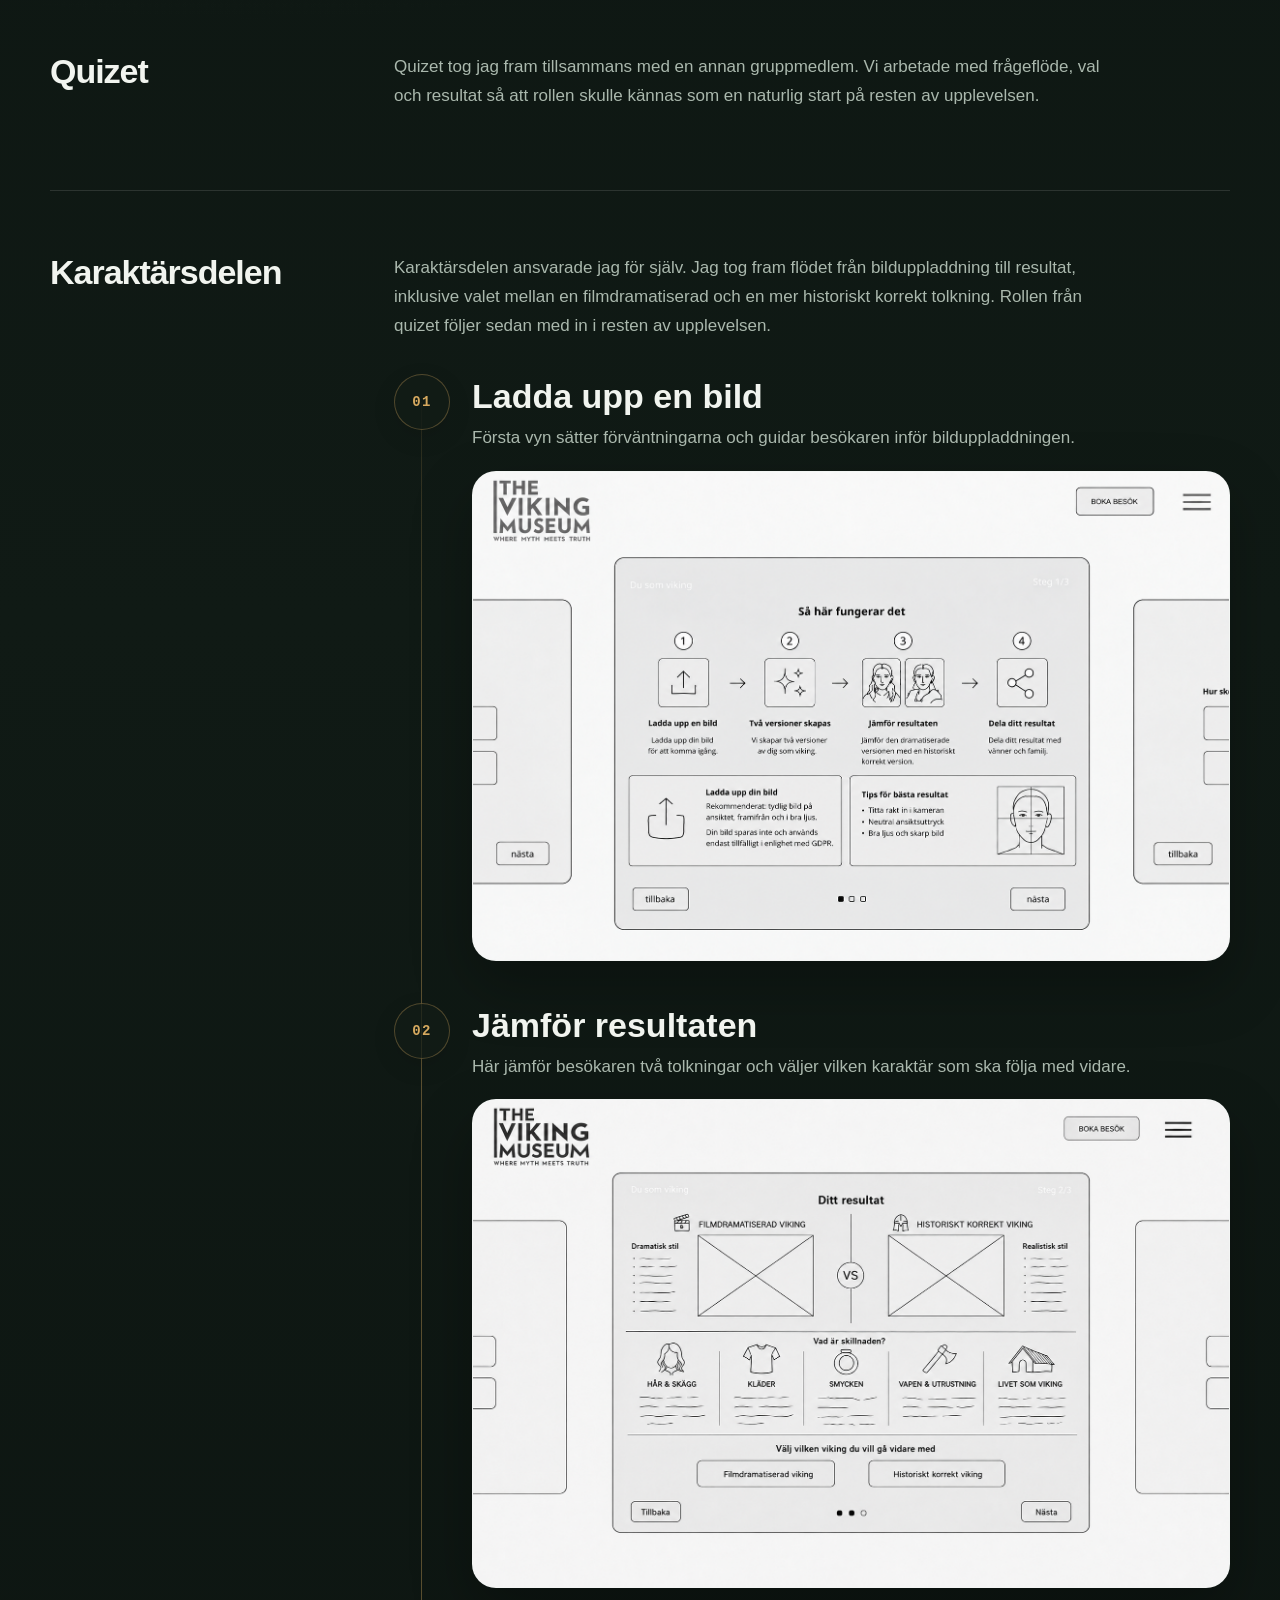
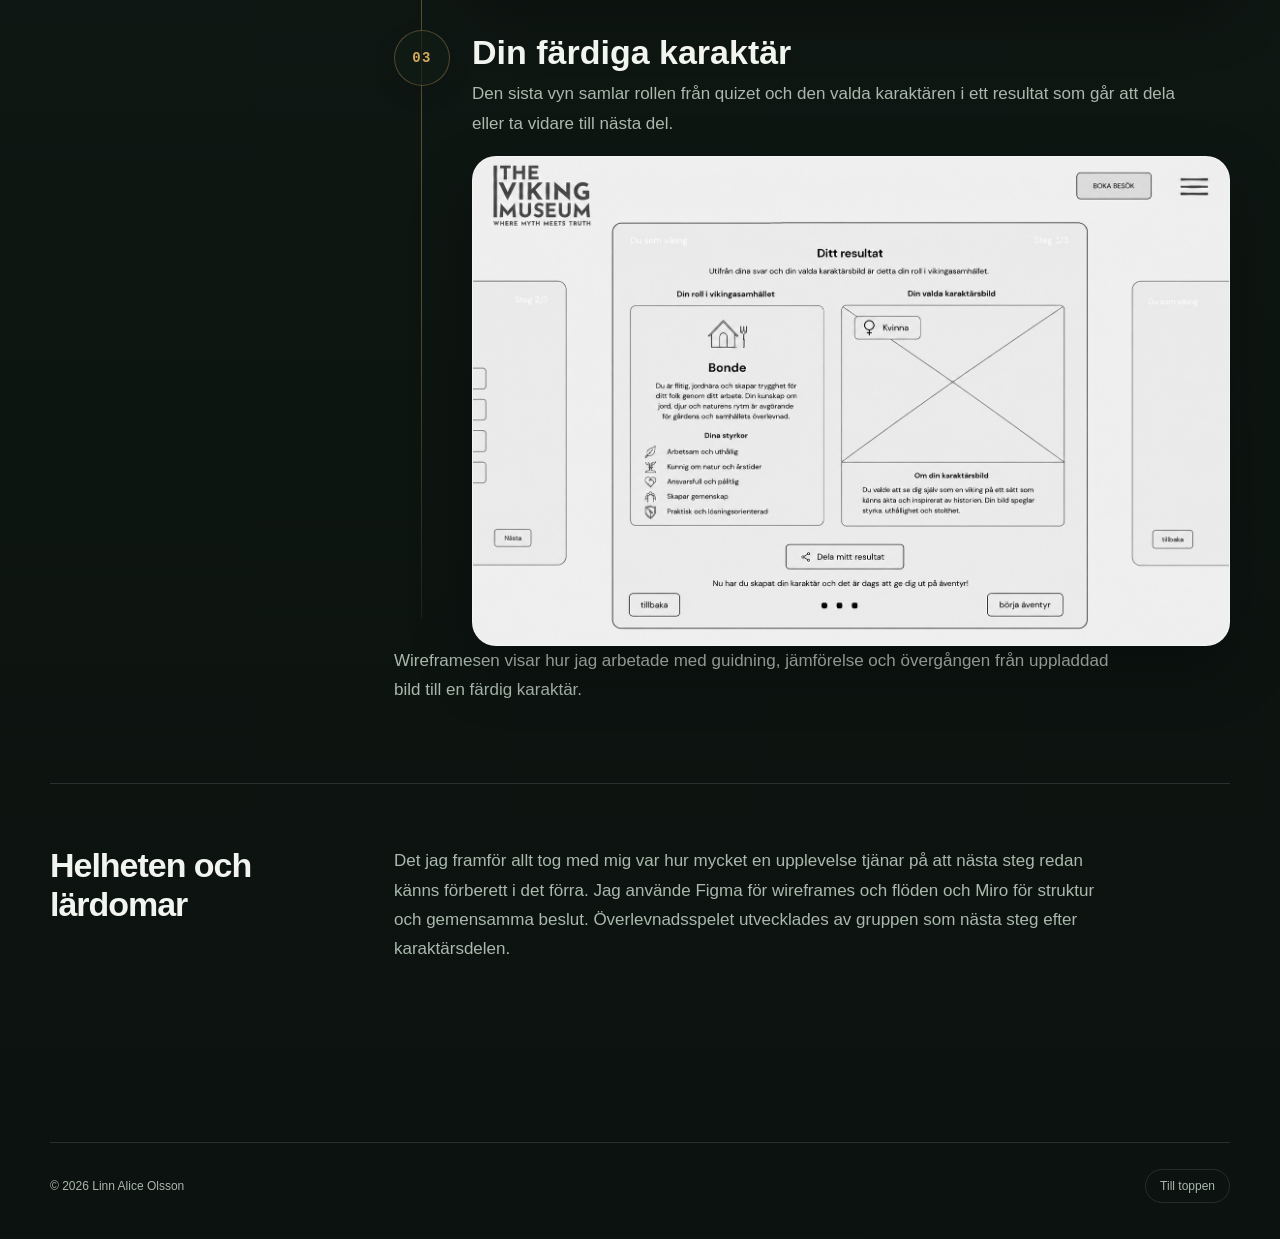
<file: vikingamuseet.html>
<!DOCTYPE html>

<html data-theme="dark" lang="sv">
<head>
<meta charset="utf-8"/>
<meta content="width=device-width, initial-scale=1" name="viewport"/>
<title>Du som viking | Linn Alice Olsson</title>
<script>
  (() => {
    const storedTheme = localStorage.getItem("linnalice-theme");
    document.documentElement.dataset.theme = storedTheme === "light" ? "light" : "dark";
  })();
 </script>
 <link href="styles.css" rel="stylesheet"/>
</head>
<body>
<div aria-hidden="true" class="forest-backdrop"></div>
<div aria-hidden="true" class="fireflies" id="fireflies"></div>
<header class="site-header">
<a aria-label="Linn Alice Olsson, startsida" class="brand brand-icon-only" href="index.html#top">
<span aria-hidden="true" class="brand-mark brand-mark-refined">
<span class="brand-monogram">
<span class="brand-l">L</span><span class="brand-a">A</span>
</span>
<span class="brand-orbit"></span>
<span class="brand-dot"></span>
</span>
</a>
<button aria-expanded="false" aria-label="Öppna meny" class="mobile-menu-btn" type="button">
<span></span><span></span>
</button>
<nav aria-label="Primary navigation" class="main-nav">
<a data-i18n="navWork" href="index.html#work">Arbeten</a>
<a data-i18n="navAbout" href="index.html#about">Om mig</a>
<a data-i18n="navDocuments" href="index.html#documents">CV</a>
<a data-i18n="navContact" href="index.html#contact">Kontakt</a>
</nav>
<div class="nav-actions">
<button aria-label="Switch language" class="control-btn" id="languageToggle" type="button">
<span aria-hidden="true" class="control-icon">A/Å</span>
<span id="languageLabel">EN</span>
</button>
<button aria-label="Switch theme" class="control-btn icon-only" id="themeToggle" type="button">
<span aria-hidden="true" class="theme-icon moon">☾</span>
<span aria-hidden="true" class="theme-icon sun">☀</span>
</button>
</div>
</header>
<main class="case-main">
<section class="case-hero section-shell">
<a class="case-back" data-i18n="caseBack" href="index.html#work">← Tillbaka till projekt</a>
<p class="eyebrow" data-case-en="INTERACTIVE MUSEUM EXPERIENCE" data-case-sv="INTERAKTIV MUSEIUPPLEVELSE">INTERAKTIV MUSEIUPPLEVELSE</p>
<h1 class="case-title" data-case-en="You as a Viking" data-case-sv="Du som viking">Du som viking</h1>
<p class="case-intro" data-case-en="A group concept for the Viking Museum where visitors enter a virtual room, explore myths and facts, and continue through a quiz, character creation and an interactive survival game." data-case-sv="Ett gruppkoncept för Vikingamuseet där besökaren kliver in i ett virtuellt rum, tar del av myter och fakta och fortsätter genom quiz, karaktärsskapande och ett interaktivt överlevnadsspel.">Ett gruppkoncept för Vikingamuseet där besökaren kliver in i ett virtuellt rum, tar del av myter och fakta och fortsätter genom quiz, karaktärsskapande och ett interaktivt överlevnadsspel.</p>
<div class="case-facts">
<div class="case-fact"><span data-i18n="caseRole">ROLL</span><strong data-case-en="Wireframes and UX" data-case-sv="Wireframes och UX">Wireframes och UX</strong></div>
<div class="case-fact"><span data-i18n="caseType">TYP</span><strong data-case-en="Virtual museum experience" data-case-sv="Virtuell museiupplevelse">Virtuell museiupplevelse</strong></div>
<div class="case-fact"><span data-i18n="caseTools">VERKTYG</span><strong data-case-en="Figma and Miro" data-case-sv="Figma och Miro">Figma och Miro</strong></div>
<div class="case-fact"><span data-i18n="caseStatus">STATUS</span><strong data-case-en="Group concept" data-case-sv="Koncept i grupp">Koncept i grupp</strong></div>
</div>
</section>
<section class="section-shell">
<div class="case-visual viking-hero-image">
<img alt="Konceptbild av det virtuella rummet i Du som viking" src="assets/viking-room-concept.png"/>
</div>

<div class="case-section">
<h2 data-case-en="The concept" data-case-sv="Konceptet">Konceptet</h2>
<div>
<p data-case-en="The concept was developed as a group. Visitors begin in a virtual room with myths and facts, move on to “Who are you in Viking society?”, and then take their role and character into the survival game Survive." data-case-sv="Konceptet togs fram i grupp. Besökaren börjar i ett virtuellt rum med myter och fakta, går vidare till ”Vem är du i vikingasamhället?” och tar sedan med sin roll och karaktär in i överlevnadsspelet Överlev.">Konceptet togs fram i grupp. Besökaren börjar i ett virtuellt rum med myter och fakta, går vidare till ”Vem är du i vikingasamhället?” och tar sedan med sin roll och karaktär in i överlevnadsspelet Överlev.</p>
</div>
</div>
<div class="case-section">
<h2 data-case-en="The quiz" data-case-sv="Quizet">Quizet</h2>
<div>
<p data-case-en="I developed the quiz together with another group member. We worked with question flow, choices and results so the role would feel like a natural starting point for the rest of the experience." data-case-sv="Quizet tog jag fram tillsammans med en annan gruppmedlem. Vi arbetade med frågeflöde, val och resultat så att rollen skulle kännas som en naturlig start på resten av upplevelsen.">Quizet tog jag fram tillsammans med en annan gruppmedlem. Vi arbetade med frågeflöde, val och resultat så att rollen skulle kännas som en naturlig start på resten av upplevelsen.</p>
</div>
</div>
<div class="case-section">
<h2 data-case-en="The character flow" data-case-sv="Karaktärsdelen">Karaktärsdelen</h2>
<div>
<p data-case-en="I was responsible for the character flow myself. I designed the journey from image upload to result, including the choice between a cinematic and a more historically accurate interpretation. The role from the quiz then continues into the rest of the experience." data-case-sv="Karaktärsdelen ansvarade jag för själv. Jag tog fram flödet från bilduppladdning till resultat, inklusive valet mellan en filmdramatiserad och en mer historiskt korrekt tolkning. Rollen från quizet följer sedan med in i resten av upplevelsen.">Karaktärsdelen ansvarade jag för själv. Jag tog fram flödet från bilduppladdning till resultat, inklusive valet mellan en filmdramatiserad och en mer historiskt korrekt tolkning. Rollen från quizet följer sedan med in i resten av upplevelsen.</p>
<div class="viking-wireframe-story">
<article class="viking-wireframe-step">
<div class="viking-step-marker">
<span>01</span>
</div>
<div class="viking-step-content">
<div class="viking-step-heading">
<h3 data-case-en="Upload an image" data-case-sv="Ladda upp en bild">Ladda upp en bild</h3>
<p data-case-en="The first view sets expectations and guides the visitor before the image upload." data-case-sv="Första vyn sätter förväntningarna och guidar besökaren inför bilduppladdningen.">Första vyn sätter förväntningarna och guidar besökaren inför bilduppladdningen.</p>
</div>
<figure class="viking-wireframe-large">
<img alt="Wireframe för bilduppladdning i Du som viking" src="assets/viking-wireframe-1.png"/>
</figure>
</div>
</article>
<article class="viking-wireframe-step">
<div class="viking-step-marker">
<span>02</span>
</div>
<div class="viking-step-content">
<div class="viking-step-heading">
<h3 data-case-en="Compare the results" data-case-sv="Jämför resultaten">Jämför resultaten</h3>
<p data-case-en="Here the visitor compares two interpretations and chooses which character to continue with." data-case-sv="Här jämför besökaren två tolkningar och väljer vilken karaktär som ska följa med vidare.">Här jämför besökaren två tolkningar och väljer vilken karaktär som ska följa med vidare.</p>
</div>
<figure class="viking-wireframe-large">
<img alt="Wireframe för jämförelse av två vikingakaraktärer" src="assets/viking-wireframe-2.png"/>
</figure>
</div>
</article>
<article class="viking-wireframe-step">
<div class="viking-step-marker">
<span>03</span>
</div>
<div class="viking-step-content">
<div class="viking-step-heading">
<h3 data-case-en="Your finished character" data-case-sv="Din färdiga karaktär">Din färdiga karaktär</h3>
<p data-case-en="The final view brings the role from the quiz and the selected character together in a result that can be shared or carried into the next part." data-case-sv="Den sista vyn samlar rollen från quizet och den valda karaktären i ett resultat som går att dela eller ta vidare till nästa del.">Den sista vyn samlar rollen från quizet och den valda karaktären i ett resultat som går att dela eller ta vidare till nästa del.</p>
</div>
<figure class="viking-wireframe-large">
<img alt="Wireframe för det färdiga karaktärsresultatet" src="assets/viking-wireframe-3.png"/>
</figure>
</div>
</article>
</div>
<p class="case-supporting-text" data-case-en="The wireframes show how I worked with guidance, comparison and the transition from uploaded image to a finished character." data-case-sv="Wireframesen visar hur jag arbetade med guidning, jämförelse och övergången från uppladdad bild till en färdig karaktär.">Wireframesen visar hur jag arbetade med guidning, jämförelse och övergången från uppladdad bild till en färdig karaktär.</p>
</div>
</div>
<div class="case-section">
<h2 data-case-en="The whole experience and learnings" data-case-sv="Helheten och lärdomar">Helheten och lärdomar</h2>
<div>
<p data-case-en="My main takeaway was how much an experience benefits when each step prepares the visitor for the next one. I used Figma for wireframes and flows, and Miro for structure and shared decisions. The survival game was developed by the group as the next step after the character flow." data-case-sv="Det jag framför allt tog med mig var hur mycket en upplevelse tjänar på att nästa steg redan känns förberett i det förra. Jag använde Figma för wireframes och flöden och Miro för struktur och gemensamma beslut. Överlevnadsspelet utvecklades av gruppen som nästa steg efter karaktärsdelen.">Det jag framför allt tog med mig var hur mycket en upplevelse tjänar på att nästa steg redan känns förberett i det förra. Jag använde Figma för wireframes och flöden och Miro för struktur och gemensamma beslut. Överlevnadsspelet utvecklades av gruppen som nästa steg efter karaktärsdelen.</p>
</div>
</div>
</section>
</main>
<footer class="site-footer section-shell">
  <p class="footer-name">© <span id="year"></span> Linn Alice Olsson</p>
  <button class="footer-top-button" type="button" data-i18n="footerTop" aria-label="Till toppen">
   <span data-i18n="footerTop">Till toppen</span>
   <span aria-hidden="true">↑</span>
  </button>
 </footer>
<script src="script.js"></script>
<script>
    function updateCaseLanguage() {
      const lang = localStorage.getItem("linnalice-lang") || "sv";
      document.querySelectorAll("[data-case-sv]").forEach((el) => {
        el.textContent = lang === "sv" ? el.dataset.caseSv : el.dataset.caseEn;
      });
    }
    updateCaseLanguage();
    document.getElementById("languageToggle")?.addEventListener("click", () => setTimeout(updateCaseLanguage, 0));
  </script>
</body>
</html>
</file>
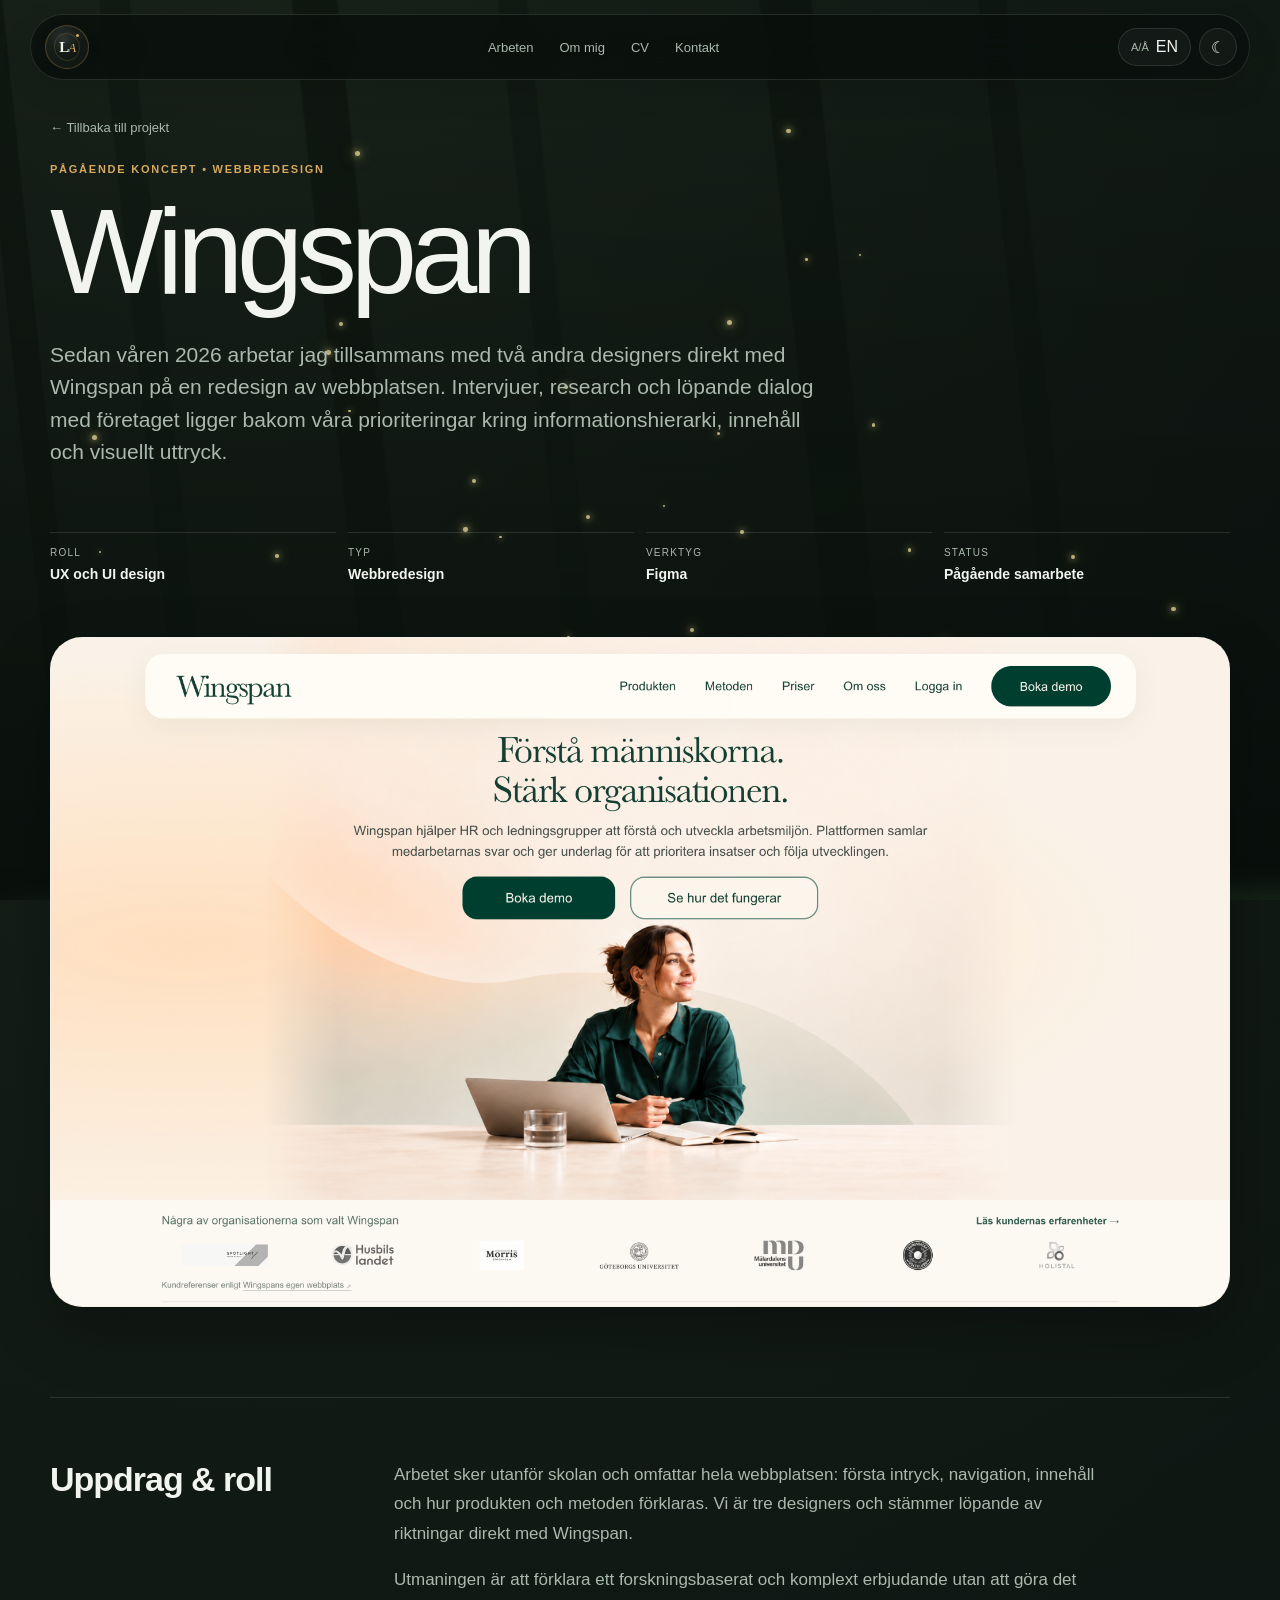
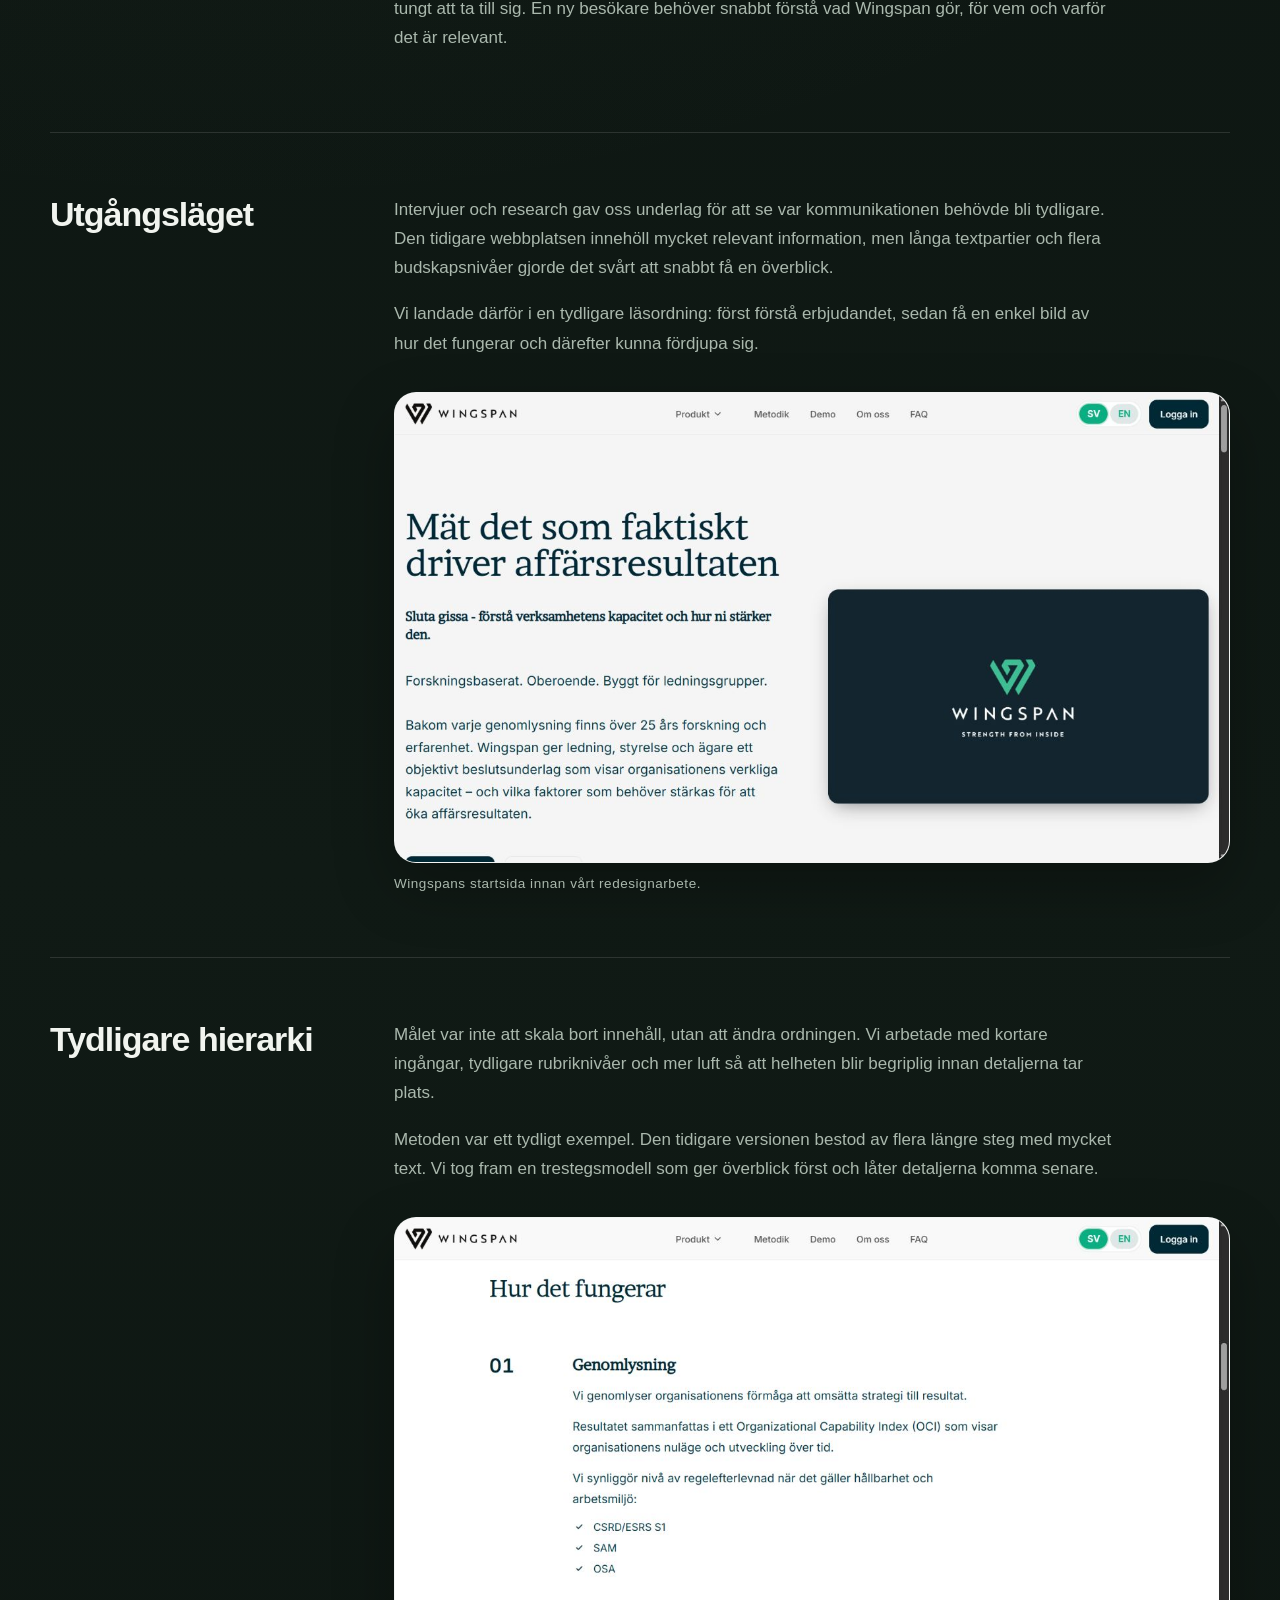
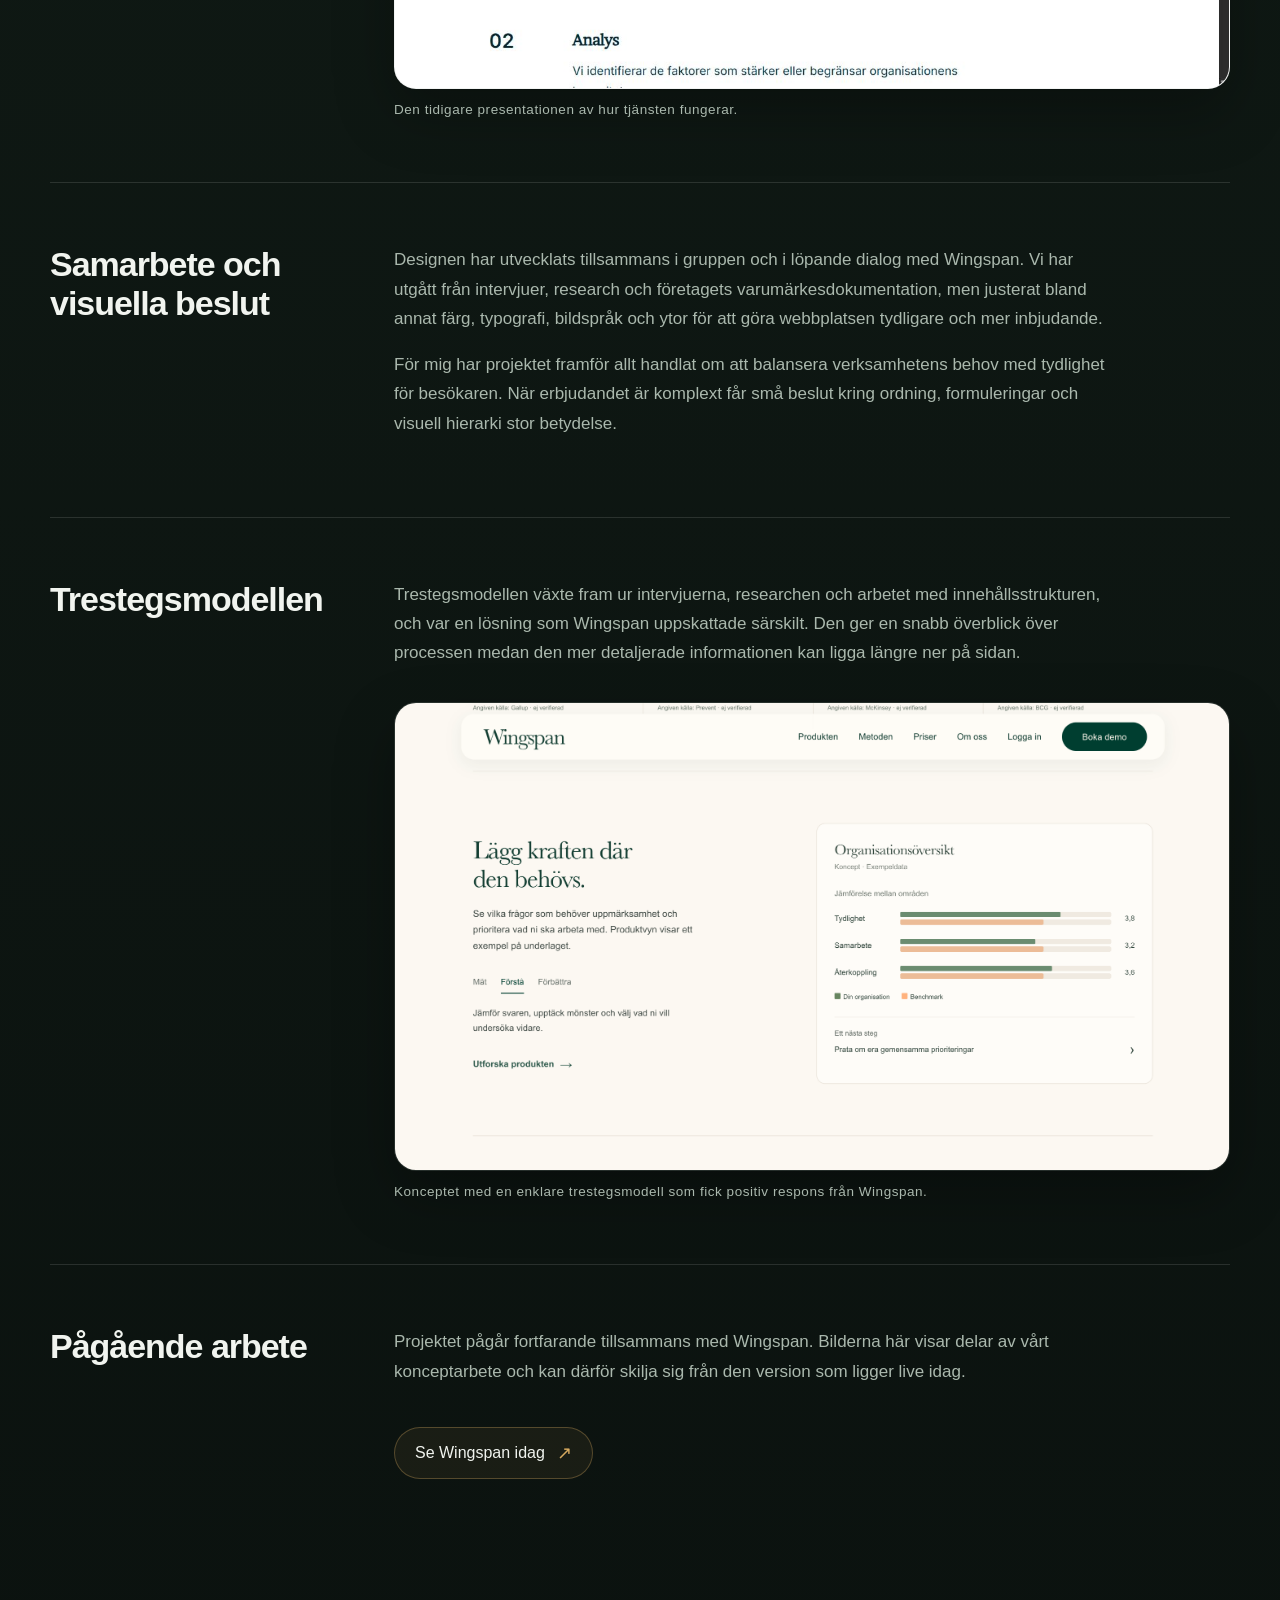
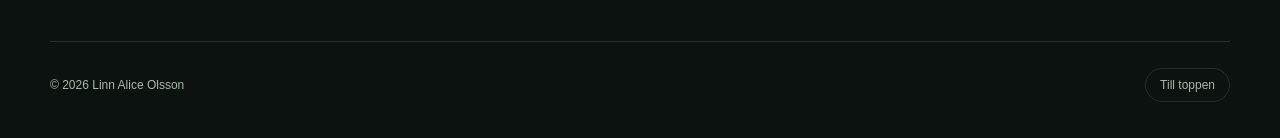
<file: wingspan.html>
<!DOCTYPE html>

<html data-theme="dark" lang="sv">
<head>
<meta charset="utf-8"/>
<meta content="width=device-width, initial-scale=1" name="viewport"/>
<title>Wingspan | Linn Alice Olsson</title>
<script>
  (() => {
    const storedTheme = localStorage.getItem("linnalice-theme");
    document.documentElement.dataset.theme = storedTheme === "light" ? "light" : "dark";
  })();
 </script>
 <link href="styles.css" rel="stylesheet"/>
</head>
<body>
<div aria-hidden="true" class="forest-backdrop"></div>
<div aria-hidden="true" class="fireflies" id="fireflies"></div>
<header class="site-header">
<a aria-label="Linn Alice Olsson, startsida" class="brand brand-icon-only" href="index.html#top">
<span aria-hidden="true" class="brand-mark brand-mark-refined">
<span class="brand-monogram">
<span class="brand-l">L</span><span class="brand-a">A</span>
</span>
<span class="brand-orbit"></span>
<span class="brand-dot"></span>
</span>
</a>
<button aria-expanded="false" aria-label="Öppna meny" class="mobile-menu-btn" type="button">
<span></span><span></span>
</button>
<nav aria-label="Primary navigation" class="main-nav">
<a data-i18n="navWork" href="index.html#work">Arbeten</a>
<a data-i18n="navAbout" href="index.html#about">Om mig</a>
<a data-i18n="navDocuments" href="index.html#documents">CV</a>
<a data-i18n="navContact" href="index.html#contact">Kontakt</a>
</nav>
<div class="nav-actions">
<button aria-label="Switch language" class="control-btn" id="languageToggle" type="button">
<span aria-hidden="true" class="control-icon">A/Å</span>
<span id="languageLabel">EN</span>
</button>
<button aria-label="Switch theme" class="control-btn icon-only" id="themeToggle" type="button">
<span aria-hidden="true" class="theme-icon moon">☾</span>
<span aria-hidden="true" class="theme-icon sun">☀</span>
</button>
</div>
</header>
<main class="case-main">
<section class="case-hero section-shell">
<a class="case-back" data-i18n="caseBack" href="index.html#work">← Tillbaka till projekt</a>
<p class="eyebrow" data-case-en="ONGOING CONCEPT • WEBSITE REDESIGN" data-case-sv="PÅGÅENDE KONCEPT • WEBBREDESIGN">PÅGÅENDE KONCEPT • WEBBREDESIGN</p>
<h1 class="case-title" data-case-en="Wingspan" data-case-sv="Wingspan">Wingspan</h1>
<p class="case-intro" data-case-en="Since spring 2026, I have been working with two other designers directly with Wingspan on a website redesign. Interviews, research and ongoing dialogue with the company inform our priorities around information hierarchy, content and visual expression." data-case-sv="Sedan våren 2026 arbetar jag tillsammans med två andra designers direkt med Wingspan på en redesign av webbplatsen. Intervjuer, research och löpande dialog med företaget ligger bakom våra prioriteringar kring informationshierarki, innehåll och visuellt uttryck.">Sedan våren 2026 arbetar jag tillsammans med två andra designers direkt med Wingspan på en redesign av webbplatsen. Intervjuer, research och löpande dialog med företaget ligger bakom våra prioriteringar kring informationshierarki, innehåll och visuellt uttryck.</p>
<div class="case-facts">
<div class="case-fact"><span data-i18n="caseRole">ROLL</span><strong data-case-en="UX and UI design" data-case-sv="UX och UI design">UX och UI design</strong></div>
<div class="case-fact"><span data-i18n="caseType">TYP</span><strong data-case-en="Website redesign" data-case-sv="Webbredesign">Webbredesign</strong></div>
<div class="case-fact"><span data-i18n="caseTools">VERKTYG</span><strong data-case-en="Figma" data-case-sv="Figma">Figma</strong></div>
<div class="case-fact"><span data-i18n="caseStatus">STATUS</span><strong data-case-en="Ongoing collaboration" data-case-sv="Pågående samarbete">Pågående samarbete</strong></div>
</div>
</section>
<section class="section-shell">
<div class="case-visual case-visual-image">
<img alt="Koncept för Wingspans nya startsida" src="assets/wingspan-concept-home.png"/>
</div>
<div class="case-section">
<h2 data-case-en="Project &amp; role" data-case-sv="Uppdrag &amp; roll">Uppdrag &amp; roll</h2>
<div>
<p data-case-en="The work takes place outside my studies and covers the full website: first impressions, navigation, content and how the product and method are explained. We are three designers and regularly review directions directly with Wingspan." data-case-sv="Arbetet sker utanför skolan och omfattar hela webbplatsen: första intryck, navigation, innehåll och hur produkten och metoden förklaras. Vi är tre designers och stämmer löpande av riktningar direkt med Wingspan.">Arbetet sker utanför skolan och omfattar hela webbplatsen: första intryck, navigation, innehåll och hur produkten och metoden förklaras. Vi är tre designers och stämmer löpande av riktningar direkt med Wingspan.</p>
<p data-case-en="The challenge is to explain a complex offering grounded in research without making it heavy to absorb. A new visitor needs to quickly understand what Wingspan does, who it is for and why it matters." data-case-sv="Utmaningen är att förklara ett forskningsbaserat och komplext erbjudande utan att göra det tungt att ta till sig. En ny besökare behöver snabbt förstå vad Wingspan gör, för vem och varför det är relevant.">Utmaningen är att förklara ett forskningsbaserat och komplext erbjudande utan att göra det tungt att ta till sig. En ny besökare behöver snabbt förstå vad Wingspan gör, för vem och varför det är relevant.</p>
</div>
</div>
<div class="case-section">
<h2 data-case-en="Starting point" data-case-sv="Utgångsläget">Utgångsläget</h2>
<div>
<p data-case-en="Interviews and research gave us a basis for seeing where the communication needed to become clearer. The previous website contained a lot of relevant information, but long passages and several levels of messaging made it difficult to get a quick overview." data-case-sv="Intervjuer och research gav oss underlag för att se var kommunikationen behövde bli tydligare. Den tidigare webbplatsen innehöll mycket relevant information, men långa textpartier och flera budskapsnivåer gjorde det svårt att snabbt få en överblick.">Intervjuer och research gav oss underlag för att se var kommunikationen behövde bli tydligare. Den tidigare webbplatsen innehöll mycket relevant information, men långa textpartier och flera budskapsnivåer gjorde det svårt att snabbt få en överblick.</p>
<p data-case-en="We therefore landed on a clearer reading order: first understand the offering, then get a simple picture of how it works, and only then move into the details." data-case-sv="Vi landade därför i en tydligare läsordning: först förstå erbjudandet, sedan få en enkel bild av hur det fungerar och därefter kunna fördjupa sig.">Vi landade därför i en tydligare läsordning: först förstå erbjudandet, sedan få en enkel bild av hur det fungerar och därefter kunna fördjupa sig.</p>
<figure class="case-inline-figure wingspan-before-figure">
<img alt="Wingspans webbplats innan redesignarbetet" src="assets/wingspan-before-home.jpg"/>
<figcaption data-case-en="Wingspan's home page before our redesign work." data-case-sv="Wingspans startsida innan vårt redesignarbete.">Wingspans startsida innan vårt redesignarbete.</figcaption>
</figure>
</div>
</div>
<div class="case-section">
<h2 data-case-en="Clearer hierarchy" data-case-sv="Tydligare hierarki">Tydligare hierarki</h2>
<div>
<p data-case-en="The goal was not to strip away content, but to change the order. We worked with shorter entry points, clearer heading levels and more space so the overall idea is understandable before the details take over." data-case-sv="Målet var inte att skala bort innehåll, utan att ändra ordningen. Vi arbetade med kortare ingångar, tydligare rubriknivåer och mer luft så att helheten blir begriplig innan detaljerna tar plats.">Målet var inte att skala bort innehåll, utan att ändra ordningen. Vi arbetade med kortare ingångar, tydligare rubriknivåer och mer luft så att helheten blir begriplig innan detaljerna tar plats.</p>
<p data-case-en="The method was a clear example. The previous version consisted of several longer steps with a lot of text. We created a model in three steps that gives an overview first and lets the details come later." data-case-sv="Metoden var ett tydligt exempel. Den tidigare versionen bestod av flera längre steg med mycket text. Vi tog fram en trestegsmodell som ger överblick först och låter detaljerna komma senare.">Metoden var ett tydligt exempel. Den tidigare versionen bestod av flera längre steg med mycket text. Vi tog fram en trestegsmodell som ger överblick först och låter detaljerna komma senare.</p>
<figure class="case-inline-figure wingspan-before-figure">
<img alt="Tidigare presentation av Wingspans metod med längre textsteg" src="assets/wingspan-before-method.jpg"/>
<figcaption data-case-en="The previous presentation of how the service works." data-case-sv="Den tidigare presentationen av hur tjänsten fungerar.">Den tidigare presentationen av hur tjänsten fungerar.</figcaption>
</figure>
</div>
</div>
<div class="case-section">
<h2 data-case-en="Collaboration and visual decisions" data-case-sv="Samarbete och visuella beslut">Samarbete och visuella beslut</h2>
<div>
<p data-case-en="The design has been developed collaboratively and through ongoing dialogue with Wingspan. We have worked from interviews, research and the company’s brand guidelines, while adjusting colour, typography, imagery and spacing to make the website clearer and more inviting." data-case-sv="Designen har utvecklats tillsammans i gruppen och i löpande dialog med Wingspan. Vi har utgått från intervjuer, research och företagets varumärkesdokumentation, men justerat bland annat färg, typografi, bildspråk och ytor för att göra webbplatsen tydligare och mer inbjudande.">Designen har utvecklats tillsammans i gruppen och i löpande dialog med Wingspan. Vi har utgått från intervjuer, research och företagets varumärkesdokumentation, men justerat bland annat färg, typografi, bildspråk och ytor för att göra webbplatsen tydligare och mer inbjudande.</p>
<p data-case-en="For me, the project has mainly been about balancing business needs with clarity for the visitor. When the offering is complex, small decisions around order, wording and visual hierarchy matter a great deal." data-case-sv="För mig har projektet framför allt handlat om att balansera verksamhetens behov med tydlighet för besökaren. När erbjudandet är komplext får små beslut kring ordning, formuleringar och visuell hierarki stor betydelse.">För mig har projektet framför allt handlat om att balansera verksamhetens behov med tydlighet för besökaren. När erbjudandet är komplext får små beslut kring ordning, formuleringar och visuell hierarki stor betydelse.</p>
</div>
</div>
<div class="case-section">
<h2 data-case-en="The three step model" data-case-sv="Trestegsmodellen">Trestegsmodellen</h2>
<div>
<p data-case-en="The model in three steps grew out of the interviews, research and our work with the content structure, and was a solution Wingspan particularly appreciated. It gives a quick overview of the process while the more detailed information can sit further down the page." data-case-sv="Trestegsmodellen växte fram ur intervjuerna, researchen och arbetet med innehållsstrukturen, och var en lösning som Wingspan uppskattade särskilt. Den ger en snabb överblick över processen medan den mer detaljerade informationen kan ligga längre ner på sidan.">Trestegsmodellen växte fram ur intervjuerna, researchen och arbetet med innehållsstrukturen, och var en lösning som Wingspan uppskattade särskilt. Den ger en snabb överblick över processen medan den mer detaljerade informationen kan ligga längre ner på sidan.</p>
<figure class="case-inline-figure">
<img alt="Wingspans trestegsmodell i det nya webbkonceptet" src="assets/wingspan-three-step-concept.png"/>
<figcaption data-case-en="The concept with a simpler three step model that received positive feedback from Wingspan." data-case-sv="Konceptet med en enklare trestegsmodell som fick positiv respons från Wingspan.">Konceptet med en enklare trestegsmodell som fick positiv respons från Wingspan.</figcaption>
</figure>
</div>
</div>
<div class="case-section wingspan-current-section">
<h2 data-case-en="Ongoing work" data-case-sv="Pågående arbete">Pågående arbete</h2>
<div>
<p data-case-en="The project is still ongoing together with Wingspan. The images shown here represent parts of our concept work and may therefore differ from the version that is live today." data-case-sv="Projektet pågår fortfarande tillsammans med Wingspan. Bilderna här visar delar av vårt konceptarbete och kan därför skilja sig från den version som ligger live idag.">Projektet pågår fortfarande tillsammans med Wingspan. Bilderna här visar delar av vårt konceptarbete och kan därför skilja sig från den version som ligger live idag.</p>
<a class="case-external-link" href="https://wingspan.se/?lang=sv" rel="noopener noreferrer" target="_blank">
<span data-case-en="Visit Wingspan today" data-case-sv="Se Wingspan idag">Se Wingspan idag</span>
<span aria-hidden="true">↗</span>
</a>
</div>
</div>

</section>
</main>
<footer class="site-footer section-shell">
  <p class="footer-name">© <span id="year"></span> Linn Alice Olsson</p>
  <button class="footer-top-button" type="button" data-i18n="footerTop" aria-label="Till toppen">
   <span data-i18n="footerTop">Till toppen</span>
   <span aria-hidden="true">↑</span>
  </button>
 </footer>
<script src="script.js"></script>
<script>
    function updateCaseLanguage() {
      const lang = localStorage.getItem("linnalice-lang") || "sv";
      document.querySelectorAll("[data-case-sv]").forEach((el) => {
        el.textContent = lang === "sv" ? el.dataset.caseSv : el.dataset.caseEn;
      });
    }
    updateCaseLanguage();
    document.getElementById("languageToggle")?.addEventListener("click", () => setTimeout(updateCaseLanguage, 0));
  </script>
</body>
</html>
</file>
<file: styles.css>
:root {
  --bg: #0b120f;
  --bg-soft: #101a15;
  --surface: rgba(18, 29, 23, 0.72);
  --surface-strong: #14211a;
  --surface-border: rgba(230, 240, 232, 0.12);
  --text: #f1f4ef;
  --muted: #aab8ad;
  --accent: #d6a95f;
  --accent-2: #8fa88c;
  --moss: #57725a;
  --line: rgba(255,255,255,0.12);
  --nav: rgba(9, 15, 12, 0.78);
  --shadow: 0 24px 60px rgba(0,0,0,0.28);
  --radius-xl: 32px;
  --radius-lg: 24px;
  --radius-md: 18px;
  --max: 1180px;
}

html[data-theme="light"] {
  --bg: #eef0e7;
  --bg-soft: #e4e9dd;
  --surface: rgba(248, 249, 244, 0.76);
  --surface-strong: #f8f9f4;
  --surface-border: rgba(40, 60, 45, 0.12);
  --text: #172019;
  --muted: #5d6c61;
  --accent: #8c5f26;
  --accent-2: #687d65;
  --moss: #6f846c;
  --line: rgba(28, 44, 33, 0.14);
  --nav: rgba(241, 243, 235, 0.82);
  --shadow: 0 24px 60px rgba(54,70,58,0.12);
}

* {
  box-sizing: border-box;
}

html {
  scroll-behavior: smooth;
  background: var(--bg);
}

body {
  margin: 0;
  min-height: 100vh;
  position: relative;
  isolation: isolate;
  color: var(--text);
  background:
    radial-gradient(circle at 20% 0%, rgba(104, 131, 96, 0.15), transparent 36%),
    linear-gradient(180deg, var(--bg) 0%, var(--bg-soft) 50%, var(--bg) 100%);
  font-family: Inter, ui-sans-serif, -apple-system, BlinkMacSystemFont, "Segoe UI", sans-serif;
  transition: background 500ms ease, color 300ms ease;
  overflow-x: hidden;
}

a {
  color: inherit;
  text-decoration: none;
}

button, a {
  -webkit-tap-highlight-color: transparent;
}

button {
  font: inherit;
}

::selection {
  background: var(--accent);
  color: #10130f;
}

.forest-backdrop {
  position: fixed;
  inset: 0;
  pointer-events: none;
  z-index: 0;
  overflow: hidden;
  opacity: 0.72;
  transition: opacity 500ms ease;
}

.forest-backdrop::before {
  content: "";
  position: absolute;
  inset: 0;
  background:
    linear-gradient(84deg, transparent 0 5%, rgba(8, 15, 11, .68) 5.1% 7%, transparent 7.1% 14%, rgba(8,15,11,.5) 14.2% 16.2%, transparent 16.4% 28%, rgba(8,15,11,.74) 28.2% 31.3%, transparent 31.5% 43%, rgba(8,15,11,.45) 43.2% 45.1%, transparent 45.3% 62%, rgba(8,15,11,.62) 62.2% 65.8%, transparent 66% 78%, rgba(8,15,11,.47) 78.1% 80%, transparent 80.2%),
    linear-gradient(180deg, rgba(17, 31, 23, .1), rgba(3, 7, 5, .72));
  filter: blur(.2px);
}

.forest-backdrop::after {
  content: "";
  position: absolute;
  left: -5vw;
  right: -5vw;
  bottom: -10vh;
  height: 54vh;
  background:
    radial-gradient(ellipse at 13% 100%, rgba(46, 72, 51, .9) 0 12%, transparent 13%),
    radial-gradient(ellipse at 33% 100%, rgba(36, 62, 43, .84) 0 16%, transparent 17%),
    radial-gradient(ellipse at 55% 100%, rgba(40, 70, 48, .88) 0 15%, transparent 16%),
    radial-gradient(ellipse at 78% 100%, rgba(40, 66, 45, .82) 0 17%, transparent 18%),
    radial-gradient(ellipse at 95% 100%, rgba(41, 67, 47, .76) 0 14%, transparent 15%);
  filter: blur(14px);
  opacity: .8;
}

html[data-theme="light"] .forest-backdrop {
  opacity: .48;
}

html[data-theme="light"] .forest-backdrop::before {
  background:
    linear-gradient(84deg, transparent 0 5%, rgba(77, 99, 75, .24) 5.1% 7%, transparent 7.1% 14%, rgba(77,99,75,.17) 14.2% 16.2%, transparent 16.4% 28%, rgba(77,99,75,.24) 28.2% 31.3%, transparent 31.5% 43%, rgba(77,99,75,.14) 43.2% 45.1%, transparent 45.3% 62%, rgba(77,99,75,.22) 62.2% 65.8%, transparent 66% 78%, rgba(77,99,75,.16) 78.1% 80%, transparent 80.2%),
    radial-gradient(circle at 65% 7%, rgba(255, 248, 198, .72), transparent 18%);
}

.fireflies {
  position: fixed;
  inset: 0;
  z-index: 1;
  pointer-events: none;
  overflow: hidden;
  transition: opacity 300ms ease;
}

html[data-theme="light"] .fireflies {
  opacity: 0;
  visibility: hidden;
}

.firefly {
  position: absolute;
  width: var(--size);
  height: var(--size);
  left: var(--x);
  top: var(--y);
  border-radius: 50%;
  background: #fff0a8;
  box-shadow:
    0 0 6px rgba(255, 239, 166, 1),
    0 0 14px rgba(255, 225, 120, .95),
    0 0 28px rgba(255, 205, 78, .72),
    0 0 44px rgba(255, 193, 57, .35);
  opacity: .7;
  animation:
    drift var(--drift) ease-in-out infinite alternate,
    glow var(--blink) ease-in-out infinite;
  animation-delay: var(--delay);
}

@keyframes drift {
  from { transform: translate3d(-12px, 10px, 0); }
  to   { transform: translate3d(var(--dx), var(--dy), 0); }
}

@keyframes glow {
  0%, 100% { opacity: .38; }
  45% { opacity: 1; }
  65% { opacity: .62; }
}


/* Keep the fixed forest and fireflies above the page background,
   while all real content stays safely above them. */
body > main,
body > footer {
  position: relative;
  z-index: 2;
}

.site-header {
  position: sticky;
  top: 0;
  z-index: 30;
  width: min(calc(100% - 28px), 1220px);
  margin: 14px auto 0;
  padding: 10px 12px 10px 14px;
  display: grid;
  grid-template-columns: auto 1fr auto;
  align-items: center;
  gap: 22px;
  border: 1px solid var(--surface-border);
  border-radius: 999px;
  background: var(--nav);
  backdrop-filter: blur(18px) saturate(140%);
  -webkit-backdrop-filter: blur(18px) saturate(140%);
  box-shadow: 0 10px 32px rgba(0,0,0,.1);
}

.brand {
  display: inline-flex;
  align-items: center;
  gap: 10px;
  font-weight: 650;
  letter-spacing: -0.02em;
}

.brand-mark {
  position: relative;
  width: 40px;
  height: 40px;
  display: grid;
  place-items: center;
  border: 1px solid var(--surface-border);
  border-radius: 50%;
  background: linear-gradient(145deg, rgba(255,255,255,.09), rgba(255,255,255,.02));
}

.brand-name {
  font-size: 14px;
}

.main-nav {
  display: flex;
  justify-content: center;
  gap: 26px;
  font-size: 13px;
  color: var(--muted);
}

.main-nav a {
  position: relative;
  transition: color 180ms ease;
}

.main-nav a::after {
  content: "";
  position: absolute;
  left: 0;
  right: 100%;
  bottom: -7px;
  height: 1px;
  background: var(--accent);
  transition: right 180ms ease;
}

.main-nav a:hover {
  color: var(--text);
}

.main-nav a:hover::after {
  right: 0;
}

.nav-actions {
  display: flex;
  gap: 8px;
}

.control-btn {
  height: 38px;
  padding: 0 12px;
  display: inline-flex;
  align-items: center;
  gap: 7px;
  border: 1px solid var(--surface-border);
  border-radius: 999px;
  color: var(--text);
  background: rgba(255,255,255,.04);
  cursor: pointer;
  transition: transform 180ms ease, border-color 180ms ease, background 180ms ease;
}

.control-btn:hover {
  transform: translateY(-1px);
  border-color: rgba(214,169,95,.45);
  background: rgba(255,255,255,.07);
}

.control-icon {
  color: var(--muted);
  font-size: 11px;
}

.icon-only {
  width: 38px;
  padding: 0;
  justify-content: center;
}

.sun {
  display: none;
}

html[data-theme="light"] .moon {
  display: none;
}

html[data-theme="light"] .sun {
  display: inline;
}

.section-shell {
  width: min(calc(100% - 40px), var(--max));
  margin-inline: auto;
}

.hero {
  min-height: calc(92vh - 72px);
  display: grid;
  grid-template-columns: minmax(0, 1.35fr) minmax(260px, .65fr);
  align-items: end;
  gap: 52px;
  padding-top: clamp(110px, 15vh, 190px);
  padding-bottom: 90px;
}

.hero-copy {
  max-width: 860px;
}

.eyebrow {
  margin: 0 0 18px;
  color: var(--accent);
  font-size: 11px;
  font-weight: 700;
  letter-spacing: .16em;
}

.hero h1,
.section-heading h2,
.contact-card h2,
.case-hero h1 {
  margin: 0;
  font-weight: 520;
  letter-spacing: -0.055em;
  line-height: .98;
}

.hero h1 {
  max-width: 880px;
  font-size: clamp(54px, 8vw, 106px);
}

.hero h1 em {
  display: block;
  color: var(--muted);
  font-family: Georgia, "Times New Roman", serif;
  font-weight: 400;
}

.hero-intro {
  max-width: 700px;
  margin: 30px 0 0;
  color: var(--muted);
  font-size: clamp(18px, 2vw, 22px);
  line-height: 1.55;
}

.hero-actions {
  display: flex;
  flex-wrap: wrap;
  gap: 12px;
  margin-top: 32px;
}

.btn {
  min-height: 48px;
  padding: 0 18px;
  display: inline-flex;
  align-items: center;
  justify-content: center;
  border-radius: 999px;
  border: 1px solid var(--surface-border);
  font-size: 14px;
  font-weight: 650;
  transition: transform 180ms ease, background 180ms ease, border-color 180ms ease;
}

.btn:hover {
  transform: translateY(-2px);
}

.btn-primary {
  color: #13150f;
  border-color: var(--accent);
  background: var(--accent);
}

.btn-secondary {
  background: rgba(255,255,255,.04);
}

.hero-note {
  max-width: 340px;
  align-self: center;
  padding: 24px;
  border-top: 1px solid var(--line);
  border-bottom: 1px solid var(--line);
  color: var(--muted);
}

.note-number {
  display: block;
  margin-bottom: 44px;
  color: var(--accent);
  font-family: ui-monospace, SFMono-Regular, Menlo, monospace;
  font-size: 11px;
}

.hero-note p {
  margin: 0;
  line-height: 1.6;
}

.work,
.about,
.documents,
.contact {
  padding: 88px 0;
}

.section-heading {
  display: flex;
  align-items: end;
  justify-content: space-between;
  gap: 32px;
  margin-bottom: 34px;
}

.section-heading h2 {
  font-size: clamp(44px, 6vw, 76px);
}

.section-description {
  max-width: 420px;
  margin: 0;
  color: var(--muted);
  line-height: 1.55;
}

.project-grid {
  display: grid;
  grid-template-columns: repeat(2, minmax(0, 1fr));
  gap: 18px;
}

.project-card {
  position: relative;
  min-width: 0;
  padding: 14px;
  overflow: hidden;
  border: 1px solid var(--surface-border);
  border-radius: var(--radius-xl);
  background: var(--surface);
  backdrop-filter: blur(12px);
  box-shadow: var(--shadow);
  transition: transform 260ms cubic-bezier(.2,.8,.2,1), border-color 260ms ease, background 260ms ease;
}

.project-card:hover {
  transform: translateY(-6px);
  border-color: rgba(214,169,95,.38);
}

.project-featured {
  grid-column: span 2;
}

.project-art {
  position: relative;
  min-height: 300px;
  overflow: hidden;
  border-radius: 22px;
  isolation: isolate;
}

.project-featured .project-art {
  min-height: 430px;
}

.project-art::after {
  content: "";
  position: absolute;
  inset: 0;
  z-index: -1;
  background: linear-gradient(180deg, transparent 45%, rgba(0,0,0,.16));
}

.art-label {
  position: absolute;
  top: 18px;
  left: 18px;
  z-index: 3;
  padding: 7px 9px;
  border: 1px solid rgba(255,255,255,.18);
  border-radius: 999px;
  background: rgba(10,15,12,.28);
  color: rgba(255,255,255,.78);
  font-size: 10px;
  letter-spacing: .14em;
  backdrop-filter: blur(8px);
}

.art-viking {
  background:
    radial-gradient(circle at 76% 28%, rgba(228, 178, 99, .38), transparent 21%),
    linear-gradient(135deg, #26382c, #111d16 52%, #243829);
}

.art-viking::before {
  content: "";
  position: absolute;
  inset: 14% 18%;
  border: 1px solid rgba(230,223,197,.24);
  border-radius: 50% 48% 47% 53%;
  transform: rotate(-6deg);
}

.art-orbit {
  position: absolute;
  left: 50%;
  top: 51%;
  width: min(44vw, 340px);
  aspect-ratio: 1;
  border: 1px dashed rgba(233,201,141,.34);
  border-radius: 50%;
  transform: translate(-50%,-50%);
}

.art-card {
  position: absolute;
  width: 34%;
  height: 62%;
  left: 50%;
  top: 50%;
  border-radius: 22px;
  background:
    linear-gradient(180deg, rgba(255,255,255,.18), rgba(255,255,255,.03)),
    linear-gradient(145deg, #5f705e, #29392e);
  border: 1px solid rgba(255,255,255,.14);
  transform: translate(-50%,-50%) rotate(4deg);
  box-shadow: 0 28px 50px rgba(0,0,0,.25);
}

.art-wingspan {
  background:
    linear-gradient(145deg, #151d19, #23362b 70%, #3c4c3d);
}

.browser-frame {
  position: absolute;
  width: 74%;
  height: 64%;
  left: 13%;
  top: 18%;
  border: 1px solid rgba(255,255,255,.18);
  border-radius: 18px;
  background:
    linear-gradient(180deg, rgba(255,255,255,.08) 0 18%, transparent 18%),
    linear-gradient(135deg, rgba(222,235,214,.10), rgba(255,255,255,.02));
  box-shadow: 0 26px 44px rgba(0,0,0,.24);
}

.browser-frame::before,
.browser-frame::after {
  content: "";
  position: absolute;
  left: 8%;
  right: 8%;
  height: 14%;
  border-radius: 10px;
  background: rgba(255,255,255,.08);
}

.browser-frame::before { top: 33%; }
.browser-frame::after { top: 57%; }

.browser-frame i {
  position: relative;
  z-index: 2;
  display: inline-block;
  width: 5px;
  height: 5px;
  margin: 12px 0 0 5px;
  border-radius: 50%;
  background: rgba(255,255,255,.36);
}
.browser-frame i:first-child { margin-left: 13px; }

.art-streaming {
  background:
    radial-gradient(circle at 35% 30%, rgba(204, 150, 84, .34), transparent 26%),
    linear-gradient(145deg, #171818, #2a2420 54%, #364034);
}

.play-symbol {
  position: absolute;
  left: 50%;
  top: 44%;
  transform: translate(-50%,-50%);
  display: grid;
  place-items: center;
  width: 92px;
  height: 92px;
  border-radius: 50%;
  border: 1px solid rgba(255,255,255,.2);
  background: rgba(255,255,255,.08);
  color: rgba(255,255,255,.72);
  font-size: 22px;
  backdrop-filter: blur(8px);
}

.caption-bars {
  position: absolute;
  left: 24%;
  right: 24%;
  bottom: 24%;
  height: 9px;
  border-radius: 999px;
  background: rgba(255,255,255,.28);
  box-shadow: 0 18px 0 rgba(255,255,255,.16);
}

.art-food {
  background:
    radial-gradient(circle at 70% 20%, rgba(218, 177, 97, .22), transparent 28%),
    linear-gradient(145deg, #233125, #18231a 54%, #424538);
}

.phone {
  position: absolute;
  width: 39%;
  height: 78%;
  left: 50%;
  top: 54%;
  transform: translate(-50%,-50%) rotate(-3deg);
  padding: 11% 9%;
  border: 1px solid rgba(255,255,255,.19);
  border-radius: 28px;
  background: linear-gradient(180deg, #e7e4d6, #c9ccbd);
  box-shadow: 0 28px 44px rgba(0,0,0,.28);
}

.phone span,
.phone i {
  display: block;
  border-radius: 999px;
  background: rgba(48,65,52,.28);
}
.phone span { height: 11%; margin-bottom: 22%; }
.phone i { height: 8%; margin-top: 13%; }
.phone i:nth-of-type(2) { width: 76%; }
.phone i:nth-of-type(3) { width: 54%; }

.project-meta {
  display: flex;
  justify-content: space-between;
  align-items: end;
  gap: 16px;
  padding: 22px 8px 0;
}

.project-kicker {
  margin: 0 0 7px;
  color: var(--muted);
  font-size: 10px;
  font-weight: 700;
  letter-spacing: .13em;
}

.project-meta h3 {
  margin: 0;
  font-size: clamp(28px, 3vw, 40px);
  font-weight: 560;
  letter-spacing: -0.04em;
}

.project-arrow {
  width: 42px;
  height: 42px;
  display: grid;
  place-items: center;
  border: 1px solid var(--line);
  border-radius: 50%;
  color: var(--muted);
  transition: transform 180ms ease, color 180ms ease, border-color 180ms ease;
}

.project-card:hover .project-arrow {
  transform: translate(2px,-2px);
  color: var(--accent);
  border-color: rgba(214,169,95,.36);
}

.project-summary {
  margin: 16px 8px 0;
  max-width: 720px;
  color: var(--muted);
  line-height: 1.55;
}

.project-tags {
  display: flex;
  flex-wrap: wrap;
  gap: 7px;
  padding: 18px 8px 8px;
}

.project-tags span {
  padding: 7px 10px;
  border: 1px solid var(--line);
  border-radius: 999px;
  color: var(--muted);
  font-size: 11px;
}

.about-grid {
  display: grid;
  grid-template-columns: 1.1fr .9fr;
  gap: 80px;
  padding-top: 24px;
  border-top: 1px solid var(--line);
}

.about-copy {
  max-width: 700px;
}

.about-copy p {
  color: var(--muted);
  font-size: 18px;
  line-height: 1.72;
}

.about-copy .about-lead {
  margin-top: 0;
  color: var(--text);
  font-family: Georgia, "Times New Roman", serif;
  font-size: clamp(28px, 3vw, 40px);
  line-height: 1.22;
}


.document-grid {
  display: grid;
  grid-template-columns: repeat(2, minmax(0,1fr));
  gap: 18px;
}

.document-card {
  min-height: 210px;
  padding: 24px;
  display: grid;
  grid-template-columns: auto 1fr auto;
  align-items: end;
  gap: 24px;
  border: 1px solid var(--surface-border);
  border-radius: var(--radius-lg);
  background: var(--surface);
  box-shadow: var(--shadow);
  transition: transform 220ms ease, border-color 220ms ease;
}

.document-card:hover {
  transform: translateY(-4px);
  border-color: rgba(214,169,95,.38);
}

.document-index,
.document-label {
  color: var(--accent);
  font-size: 10px;
  font-family: ui-monospace, SFMono-Regular, Menlo, monospace;
}

.document-card h3 {
  margin: 0 0 8px;
  font-size: 28px;
  letter-spacing: -0.03em;
}

.document-card p:not(.document-label) {
  margin: 0;
  color: var(--muted);
  line-height: 1.5;
}

.document-arrow {
  font-size: 24px;
  color: var(--muted);
}

.contact-card {
  position: relative;
  overflow: hidden;
  display: grid;
  grid-template-columns: 1.15fr .85fr;
  gap: 60px;
  padding: clamp(28px, 5vw, 64px);
  border: 1px solid var(--surface-border);
  border-radius: var(--radius-xl);
  background:
    radial-gradient(circle at 80% 15%, rgba(214,169,95,.12), transparent 26%),
    var(--surface);
  box-shadow: var(--shadow);
}

.contact-card h2 {
  max-width: 760px;
  font-size: clamp(42px, 6vw, 74px);
}

.contact-card p:not(.eyebrow) {
  max-width: 650px;
  color: var(--muted);
  line-height: 1.6;
}

.contact-links {
  display: flex;
  flex-direction: column;
  justify-content: end;
}

.contact-links a {
  padding: 18px 2px;
  display: flex;
  justify-content: space-between;
  gap: 16px;
  border-bottom: 1px solid var(--line);
  font-size: 14px;
}

.contact-links span {
  color: var(--muted);
}

.contact-links strong {
  font-weight: 600;
}

.site-footer {
  display: flex;
  justify-content: space-between;
  gap: 20px;
  padding-top: 26px;
  padding-bottom: 36px;
  border-top: 1px solid var(--line);
  color: var(--muted);
  font-size: 12px;
}

/* CASE STUDY PAGES */
.case-main {
  padding-bottom: 100px;
}

.case-hero {
  min-height: 72vh;
  display: grid;
  align-content: end;
  padding-top: 120px;
  padding-bottom: 68px;
}

.case-back {
  width: fit-content;
  margin-bottom: 28px;
  color: var(--muted);
  font-size: 13px;
}

.case-hero h1 {
  max-width: 900px;
  font-size: clamp(60px, 10vw, 120px);
}

.case-intro {
  max-width: 780px;
  margin-top: 28px;
  color: var(--muted);
  font-size: 21px;
  line-height: 1.55;
}

.case-facts {
  display: grid;
  grid-template-columns: repeat(4, minmax(0,1fr));
  gap: 12px;
  margin-top: 42px;
}

.case-fact {
  padding-top: 14px;
  border-top: 1px solid var(--line);
}

.case-fact span {
  display: block;
  margin-bottom: 7px;
  color: var(--muted);
  font-size: 10px;
  letter-spacing: .12em;
}

.case-fact strong {
  font-size: 14px;
  font-weight: 600;
}

.case-visual {
  min-height: 520px;
  display: grid;
  place-items: center;
  margin-bottom: 90px;
  border: 1px solid var(--surface-border);
  border-radius: var(--radius-xl);
  background:
    radial-gradient(circle at 65% 28%, rgba(214,169,95,.18), transparent 22%),
    linear-gradient(145deg, rgba(99,125,98,.35), rgba(14,23,18,.92));
  box-shadow: var(--shadow);
  overflow: hidden;
}

.case-visual span {
  padding: 12px 16px;
  border: 1px solid rgba(255,255,255,.16);
  border-radius: 999px;
  color: rgba(255,255,255,.7);
  background: rgba(0,0,0,.12);
  backdrop-filter: blur(8px);
}

.case-section {
  display: grid;
  grid-template-columns: 280px 1fr;
  gap: 70px;
  padding: 70px 0;
  border-top: 1px solid var(--line);
}

.case-section h2 {
  margin: 0;
  font-size: 34px;
  letter-spacing: -0.03em;
}

.case-section p {
  max-width: 760px;
  margin-top: 0;
  color: var(--muted);
  font-size: 18px;
  line-height: 1.7;
}

.case-placeholder {
  margin-top: 28px;
  padding: 34px;
  border: 1px dashed var(--line);
  border-radius: var(--radius-lg);
  color: var(--muted);
  background: rgba(255,255,255,.02);
}

@media (max-width: 980px) {
  .site-header {
    grid-template-columns: auto 1fr auto;
  }

  .main-nav {
    display: none;
  }

  .hero {
    grid-template-columns: 1fr;
  }

  .hero-note {
    justify-self: end;
  }

  .project-grid,
  .document-grid,
  .about-grid,
  .contact-card {
    grid-template-columns: 1fr;
  }

  .project-featured {
    grid-column: auto;
  }

  .project-featured .project-art {
    min-height: 340px;
  }

  .about-grid {
    gap: 28px;
  }

  .case-facts {
    grid-template-columns: repeat(2, minmax(0,1fr));
  }

  .case-section {
    grid-template-columns: 1fr;
    gap: 22px;
  }
}

@media (max-width: 680px) {
  .site-header {
    width: calc(100% - 16px);
    margin-top: 8px;
    gap: 10px;
  }

  .brand-name {
    display: none;
  }

  .section-shell {
    width: min(calc(100% - 24px), var(--max));
  }

  .hero {
    min-height: auto;
    padding-top: 100px;
    padding-bottom: 70px;
  }

  .hero h1 {
    font-size: clamp(48px, 15vw, 72px);
  }

  .hero-note {
    justify-self: stretch;
  }

  .section-heading {
    align-items: start;
    flex-direction: column;
  }

  .project-art,
  .project-featured .project-art {
    min-height: 270px;
  }

  .document-card {
    grid-template-columns: 1fr auto;
  }

  .document-index {
    grid-column: 1 / -1;
  }

  .contact-links a {
    flex-direction: column;
  }

  .site-footer {
    flex-direction: column;
  }

  .case-facts {
    grid-template-columns: 1fr;
  }

  .case-visual {
    min-height: 330px;
  }
}

@media (prefers-reduced-motion: reduce) {
  html {
    scroll-behavior: auto;
  }

  *, *::before, *::after {
    animation-duration: .001ms !important;
    animation-iteration-count: 1 !important;
    transition-duration: .001ms !important;
  }
}

/* === LINN ALICE OLSSON LANDING HERO === */

.sr-only {
  position: absolute !important;
  width: 1px !important;
  height: 1px !important;
  padding: 0 !important;
  margin: -1px !important;
  overflow: hidden !important;
  clip: rect(0, 0, 0, 0) !important;
  white-space: nowrap !important;
  border: 0 !important;
}

.hero {
  min-height: calc(94vh - 72px);
  display: block;
  padding-top: clamp(92px, 13vh, 150px);
  padding-bottom: clamp(72px, 10vh, 110px);
}

.hero-topline {
  display: flex;
  align-items: center;
  justify-content: space-between;
  gap: 24px;
  margin-bottom: clamp(22px, 3vw, 38px);
}

.hero-topline .eyebrow {
  margin: 0;
}

.hero-meta {
  margin: 0;
  color: var(--muted);
  font-size: 10px;
  font-weight: 650;
  letter-spacing: .15em;
  text-align: right;
}

.name-banner {
  position: relative;
  z-index: 1;
  margin: 0;
  width: 100%;
  display: flex;
  flex-wrap: wrap;
  align-items: baseline;
  gap: 0 .18em;
  color: var(--text);
  font-size: clamp(76px, 13.2vw, 164px);
  font-weight: 560;
  line-height: .82;
  letter-spacing: -0.075em;
  cursor: default;
  user-select: none;
  isolation: isolate;
}

.name-banner::after {
  content: "";
  position: absolute;
  left: 1%;
  right: 1%;
  bottom: -18%;
  height: 38%;
  z-index: -1;
  border-radius: 50%;
  opacity: 0;
  filter: blur(32px);
  transform: scaleX(.72);
  transition: opacity 450ms ease, transform 650ms cubic-bezier(.2,.75,.2,1);
  background: radial-gradient(
    ellipse at center,
    rgba(226, 181, 99, .20),
    rgba(226, 181, 99, 0) 70%
  );
  pointer-events: none;
}

.name-word {
  display: inline-flex;
  white-space: nowrap;
}

.name-letter {
  display: inline-block;
  transform-origin: 50% 100%;
  will-change: transform, color, text-shadow;
  transition:
    color 360ms ease,
    text-shadow 420ms ease,
    filter 420ms ease;
}

.name-banner:hover::after {
  opacity: 1;
  transform: scaleX(1);
}

.name-banner:hover .name-letter {
  color: #f4d799;
  text-shadow:
    0 0 10px rgba(255, 226, 143, .18),
    0 0 28px rgba(225, 172, 79, .13);
  animation: linn-name-wave 720ms cubic-bezier(.2,.8,.2,1) both;
  animation-delay: calc(var(--i) * 34ms);
}

@keyframes linn-name-wave {
  0%   { transform: translateY(0) rotate(0deg); }
  36%  { transform: translateY(-.075em) rotate(-1deg); }
  68%  { transform: translateY(.018em) rotate(.45deg); }
  100% { transform: translateY(0) rotate(0deg); }
}

/* In light mode, the hover becomes sunlit/mossy instead of firefly-gold. */
html[data-theme="light"] .name-banner::after {
  background: radial-gradient(
    ellipse at center,
    rgba(92, 126, 81, .18),
    rgba(92, 126, 81, 0) 70%
  );
}

html[data-theme="light"] .name-banner:hover .name-letter {
  color: #35573d;
  text-shadow:
    0 8px 24px rgba(82, 111, 73, .12),
    0 0 1px rgba(255,255,255,.65);
}

.hero-divider {
  height: 1px;
  margin-top: clamp(46px, 7vw, 78px);
  background: linear-gradient(
    90deg,
    var(--line),
    rgba(214,169,95,.32) 38%,
    var(--line)
  );
}

.hero-lower {
  display: grid;
  grid-template-columns: minmax(0, 1.15fr) minmax(320px, .85fr);
  align-items: end;
  gap: clamp(42px, 8vw, 110px);
  padding-top: 32px;
}

.hero-copy {
  max-width: 720px;
}

.hero-intro {
  max-width: 690px;
  margin: 0;
  color: var(--text);
  font-family: Georgia, "Times New Roman", serif;
  font-size: clamp(25px, 3vw, 39px);
  line-height: 1.28;
  letter-spacing: -0.025em;
}

.hero-detail {
  max-width: 650px;
  margin: 20px 0 0;
  color: var(--muted);
  font-size: 16px;
  line-height: 1.7;
}

.hero-actions {
  margin: 0;
  display: grid;
  grid-template-columns: 1fr;
  justify-items: stretch;
  gap: 10px;
}

.hero-project-btn {
  min-height: 66px;
  width: 100%;
  padding: 0 22px 0 26px;
  display: flex;
  justify-content: space-between;
  font-size: 16px;
  font-weight: 720;
  letter-spacing: -0.01em;
  color: #10150f;
  border-color: #e2b563;
  background: #e2b563;
  box-shadow:
    0 14px 34px rgba(0,0,0,.18),
    0 0 0 1px rgba(255,235,176,.10) inset;
}

.hero-project-btn .btn-arrow {
  width: 34px;
  height: 34px;
  display: grid;
  place-items: center;
  border-radius: 50%;
  background: rgba(16,21,15,.11);
  font-size: 18px;
  transition: transform 220ms cubic-bezier(.2,.8,.2,1);
}

.hero-project-btn:hover {
  transform: translateY(-3px);
  border-color: #efc87d;
  background: #efc87d;
  box-shadow:
    0 18px 42px rgba(0,0,0,.24),
    0 0 28px rgba(226,181,99,.12);
}

.hero-project-btn:hover .btn-arrow {
  transform: translateY(3px);
}

html[data-theme="light"] .hero-project-btn {
  color: #f7f8f1;
  border-color: #294633;
  background: #294633;
  box-shadow: 0 14px 30px rgba(49,72,54,.15);
}

html[data-theme="light"] .hero-project-btn:hover {
  border-color: #365a41;
  background: #365a41;
  box-shadow: 0 17px 36px rgba(49,72,54,.20);
}

html[data-theme="light"] .hero-project-btn .btn-arrow {
  background: rgba(255,255,255,.11);
}

.hero-contact-btn {
  min-height: 50px;
  width: 100%;
}

@media (max-width: 980px) {
  .hero {
    display: block;
  }

  .hero-lower {
    grid-template-columns: 1fr;
    gap: 32px;
  }

  .hero-actions {
    max-width: 430px;
  }

  .name-banner {
    font-size: clamp(74px, 15vw, 142px);
  }
}

@media (max-width: 680px) {
  .hero {
    padding-top: 82px;
    padding-bottom: 70px;
  }

  .hero-topline {
    align-items: flex-start;
    flex-direction: column;
    gap: 10px;
  }

  .hero-meta {
    text-align: left;
    line-height: 1.55;
  }

  .name-banner {
    display: block;
    font-size: clamp(70px, 20vw, 104px);
    line-height: .86;
    letter-spacing: -0.07em;
  }

  .name-word {
    display: flex;
    width: fit-content;
  }

  .name-word + .name-word {
    margin-top: .05em;
  }

  .hero-divider {
    margin-top: 42px;
  }

  .hero-lower {
    padding-top: 26px;
  }

  .hero-intro {
    font-size: clamp(25px, 8vw, 34px);
  }

  .hero-detail {
    font-size: 15px;
  }

  .hero-actions {
    max-width: none;
  }
}

@media (prefers-reduced-motion: reduce) {
  .name-banner:hover .name-letter {
    animation: none !important;
  }
}

/* === NAME HOVER PARTICLES === */

.name-hover-particles {
  position: absolute;
  inset: -18% -3% -28%;
  z-index: 4;
  display: block;
  pointer-events: none;
  overflow: visible;
}

.name-hover-particle {
  position: absolute;
  left: var(--start-x);
  top: var(--start-y);
  opacity: 0;
  pointer-events: none;
  will-change: transform, opacity;
}

/* DARK MODE — fireflies burst gently out of the name */
html[data-theme="dark"] .name-hover-particle {
  width: var(--particle-size);
  height: var(--particle-size);
  border-radius: 50%;
  background: #fff0a5;
  box-shadow:
    0 0 7px rgba(255, 241, 170, 1),
    0 0 16px rgba(255, 221, 111, .9),
    0 0 30px rgba(255, 196, 62, .55);
}

html[data-theme="dark"] .name-banner:hover .name-hover-particle {
  animation: name-firefly-burst var(--duration) cubic-bezier(.18,.72,.25,1) var(--delay) both;
}

@keyframes name-firefly-burst {
  0% {
    opacity: 0;
    transform: translate3d(0, 0, 0) scale(.35);
  }
  16% {
    opacity: .95;
  }
  58% {
    opacity: .82;
    transform:
      translate3d(
        calc(var(--travel-x) * .72),
        calc(var(--travel-y) * .72),
        0
      )
      scale(1);
  }
  100% {
    opacity: 0;
    transform:
      translate3d(
        var(--travel-x),
        var(--travel-y),
        0
      )
      scale(.6);
  }
}

/* LIGHT MODE — green leaves drift out of the name */
html[data-theme="light"] .name-hover-particle {
  width: calc(var(--particle-size) * 2.8);
  height: calc(var(--particle-size) * 1.45);
  border-radius: 80% 8% 80% 8%;
  background: linear-gradient(
    135deg,
    #78956f 0%,
    #4f714e 55%,
    #355b3d 100%
  );
  box-shadow: 0 4px 10px rgba(57, 83, 59, .14);
  transform-origin: 20% 80%;
}

html[data-theme="light"] .name-hover-particle::after {
  content: "";
  position: absolute;
  left: 14%;
  top: 48%;
  width: 72%;
  height: 1px;
  background: rgba(236, 244, 227, .45);
  transform: rotate(-8deg);
  transform-origin: left center;
}

html[data-theme="light"] .name-banner:hover .name-hover-particle {
  animation: name-leaf-drift var(--duration) cubic-bezier(.18,.72,.25,1) var(--delay) both;
}

@keyframes name-leaf-drift {
  0% {
    opacity: 0;
    transform: translate3d(0, 0, 0) rotate(0deg) scale(.45);
  }
  14% {
    opacity: .9;
  }
  56% {
    opacity: .82;
    transform:
      translate3d(
        calc(var(--travel-x) * .68),
        calc(var(--travel-y) * .68),
        0
      )
      rotate(var(--leaf-spin-mid))
      scale(1);
  }
  100% {
    opacity: 0;
    transform:
      translate3d(
        var(--travel-x),
        var(--travel-y),
        0
      )
      rotate(var(--leaf-spin))
      scale(.8);
  }
}

@media (prefers-reduced-motion: reduce) {
  .name-banner:hover .name-hover-particle {
    animation: none !important;
    opacity: 0 !important;
  }
}

/* === RESPONSIVE POLISH + TIGHT NAME PARTICLES === */

/* Three-word name: large on desktop, but kept within the viewport. */
.name-banner {
  font-size: clamp(68px, 10.15vw, 142px);
  gap: .02em .18em;
}

/* Particles stay close to the actual name rather than filling the hero. */
.name-hover-particles {
  inset: -7% -1% -12%;
  overflow: visible;
}

@media (min-width: 981px) {
  .name-banner {
    flex-wrap: nowrap;
  }
}

/* Mobile menu button does not alter desktop navigation. */
.mobile-menu-btn {
  display: none;
  width: 40px;
  height: 40px;
  padding: 0;
  border: 1px solid var(--surface-border);
  border-radius: 50%;
  background: rgba(255,255,255,.04);
  color: var(--text);
  cursor: pointer;
  place-items: center;
  position: relative;
}

.mobile-menu-btn span {
  position: absolute;
  width: 15px;
  height: 1px;
  background: currentColor;
  transition: transform 220ms ease, top 220ms ease;
}

.mobile-menu-btn span:first-child { top: 16px; }
.mobile-menu-btn span:last-child  { top: 22px; }

.site-header.menu-open .mobile-menu-btn span:first-child {
  top: 19px;
  transform: rotate(45deg);
}

.site-header.menu-open .mobile-menu-btn span:last-child {
  top: 19px;
  transform: rotate(-45deg);
}

@media (max-width: 1100px) {
  .name-banner {
    font-size: clamp(64px, 10.7vw, 116px);
  }

  .section-heading h2 {
    font-size: clamp(42px, 6vw, 68px);
  }

  .contact-card h2 {
    font-size: clamp(40px, 5.6vw, 64px);
  }
}

@media (max-width: 980px) {
  .site-header {
    grid-template-columns: auto 1fr auto auto;
    padding: 9px 10px 9px 12px;
  }

  .mobile-menu-btn {
    display: grid;
    grid-column: 3;
  }

  .nav-actions {
    grid-column: 4;
  }

  .main-nav {
    display: flex;
    position: absolute;
    left: 0;
    right: 0;
    top: calc(100% + 8px);
    padding: 12px;
    flex-direction: column;
    align-items: stretch;
    gap: 2px;
    border: 1px solid var(--surface-border);
    border-radius: 22px;
    background: var(--nav);
    backdrop-filter: blur(20px) saturate(140%);
    -webkit-backdrop-filter: blur(20px) saturate(140%);
    box-shadow: var(--shadow);
    opacity: 0;
    visibility: hidden;
    transform: translateY(-8px);
    transition: opacity 180ms ease, transform 180ms ease, visibility 180ms ease;
  }

  .site-header.menu-open .main-nav {
    opacity: 1;
    visibility: visible;
    transform: translateY(0);
  }

  .main-nav a {
    padding: 13px 12px;
    border-radius: 14px;
    color: var(--text);
  }

  .main-nav a:hover {
    background: rgba(255,255,255,.05);
  }

  .main-nav a::after {
    display: none;
  }

  .hero {
    padding-top: clamp(82px, 11vh, 112px);
  }

  .name-banner {
    flex-wrap: wrap;
    font-size: clamp(66px, 13.6vw, 112px);
    row-gap: .08em;
  }

  .hero-lower {
    grid-template-columns: 1fr;
  }

  .hero-actions {
    width: min(100%, 460px);
  }

  .project-grid {
    gap: 14px;
  }

  .project-card {
    border-radius: 26px;
  }

  .about-grid,
  .contact-card {
    gap: 36px;
  }

  .contact-links {
    width: 100%;
  }

  .case-hero {
    min-height: auto;
    padding-top: 110px;
  }

  .case-hero h1 {
    font-size: clamp(58px, 12vw, 96px);
  }

  .case-section {
    padding: 54px 0;
  }
}

@media (max-width: 680px) {
  body {
    overflow-x: hidden;
  }

  .site-header {
    width: calc(100% - 16px);
    grid-template-columns: auto 1fr auto auto;
    gap: 7px;
  }

  .brand-mark {
    width: 38px;
    height: 38px;
  }

  .control-btn {
    height: 38px;
    padding: 0 10px;
  }

  .icon-only {
    width: 38px;
    padding: 0;
  }

  .mobile-menu-btn {
    width: 38px;
    height: 38px;
  }

  .section-shell {
    width: calc(100% - 28px);
  }

  .hero {
    padding-top: 76px;
    padding-bottom: 62px;
  }

  .hero-topline {
    margin-bottom: 26px;
  }

  .hero-meta {
    max-width: 300px;
  }

  .name-banner {
    display: flex;
    flex-direction: column;
    align-items: flex-start;
    width: fit-content;
    max-width: 100%;
    font-size: clamp(56px, 18vw, 86px);
    line-height: .84;
    gap: 0;
  }

  .name-word {
    display: inline-flex;
    width: auto;
  }

  .name-word + .name-word {
    margin-top: .07em;
  }

  .name-hover-particles {
    inset: -5% -5% -8%;
  }

  .hero-divider {
    margin-top: 38px;
  }

  .hero-lower {
    gap: 30px;
  }

  .hero-intro {
    font-size: clamp(25px, 7.6vw, 34px);
  }

  .hero-detail {
    font-size: 15px;
    line-height: 1.65;
  }

  .hero-actions {
    width: 100%;
  }

  .hero-project-btn {
    min-height: 62px;
  }

  .work,
  .about,
  .documents,
  .contact {
    padding: 64px 0;
  }

  .section-heading {
    margin-bottom: 26px;
  }

  .section-heading h2 {
    font-size: clamp(40px, 12vw, 58px);
  }

  .section-description {
    font-size: 15px;
  }

  .project-grid {
    grid-template-columns: 1fr;
  }

  .project-card,
  .project-featured {
    grid-column: auto;
    padding: 10px;
    border-radius: 24px;
  }

  .project-art,
  .project-featured .project-art {
    min-height: 240px;
    border-radius: 18px;
  }

  .project-meta {
    padding: 18px 6px 0;
  }

  .project-meta h3 {
    font-size: clamp(27px, 8vw, 36px);
  }

  .project-summary {
    margin: 13px 6px 0;
    font-size: 15px;
  }

  .project-tags {
    padding: 15px 6px 7px;
  }

  .about-grid {
    gap: 20px;
  }

  .about-copy .about-lead {
    font-size: clamp(27px, 8vw, 36px);
  }

  .about-copy p {
    font-size: 16px;
  }

  .skills-panel {
    padding-top: 8px;
  }

  .document-grid {
    grid-template-columns: 1fr;
  }

  .document-card {
    min-height: 185px;
    padding: 20px;
    gap: 18px;
    border-radius: 22px;
  }

  .contact-card {
    padding: 26px 20px;
    border-radius: 24px;
  }

  .contact-card h2 {
    font-size: clamp(38px, 11vw, 54px);
  }

  .contact-links a {
    padding: 16px 0;
    overflow-wrap: anywhere;
  }

  .site-footer {
    padding-bottom: 28px;
  }

  .case-hero {
    padding-top: 92px;
    padding-bottom: 48px;
  }

  .case-hero h1 {
    font-size: clamp(50px, 15vw, 78px);
    line-height: .94;
  }

  .case-intro {
    font-size: 18px;
  }

  .case-facts {
    grid-template-columns: 1fr;
    gap: 18px;
  }

  .case-visual {
    min-height: 280px;
    margin-bottom: 58px;
    border-radius: 24px;
  }

  .case-visual span {
    margin: 18px;
    text-align: center;
    line-height: 1.5;
  }

  .case-section {
    grid-template-columns: 1fr;
    gap: 18px;
    padding: 44px 0;
  }

  .case-section h2 {
    font-size: 30px;
  }

  .case-section p {
    font-size: 16px;
  }

  .case-placeholder {
    padding: 24px 20px;
  }
}

@media (max-width: 390px) {
  .site-header {
    width: calc(100% - 12px);
    margin-top: 6px;
  }

  .control-btn {
    padding-inline: 8px;
  }

  .control-icon {
    display: none;
  }

  .name-banner {
    font-size: clamp(52px, 17.6vw, 70px);
  }

  .hero-intro {
    font-size: 24px;
  }

  .project-art,
  .project-featured .project-art {
    min-height: 220px;
  }

  .document-card {
    grid-template-columns: 1fr auto;
  }
}

/* === REFINED BRAND + LIGHT MODE MOTES === */

/* Clean, centered LA monogram */
.brand-mark {
  position: relative;
  width: 40px;
  height: 40px;
  display: grid;
  place-items: center;
  border: 1px solid var(--surface-border);
  border-radius: 50%;
  background:
    radial-gradient(circle at 50% 38%, rgba(255,255,255,.08), transparent 48%),
    linear-gradient(145deg, rgba(255,255,255,.07), rgba(255,255,255,.018));
  overflow: hidden;
  isolation: isolate;
  transition:
    transform 220ms ease,
    border-color 220ms ease,
    box-shadow 260ms ease;
}

.brand-monogram {
  position: relative;
  z-index: 2;
  display: block;
  transform: translateY(-.3px);
  font-family: Georgia, "Times New Roman", serif;
  font-size: 13px;
  font-weight: 600;
  line-height: 1;
  letter-spacing: -0.075em;
}

.brand-ring {
  position: absolute;
  inset: 5px;
  z-index: 1;
  border: 1px solid rgba(214,169,95,.24);
  border-radius: 50%;
  opacity: .78;
  pointer-events: none;
}

.brand-ring::before,
.brand-ring::after {
  content: "";
  position: absolute;
  background: var(--accent);
  opacity: .46;
}

.brand-ring::before {
  width: 3px;
  height: 1px;
  left: 50%;
  top: -1px;
  transform: translateX(-50%);
}

.brand-ring::after {
  width: 1px;
  height: 3px;
  left: -1px;
  top: 50%;
  transform: translateY(-50%);
}

.brand:hover .brand-mark {
  transform: rotate(-3deg) scale(1.04);
  border-color: rgba(214,169,95,.42);
  box-shadow: 0 0 18px rgba(214,169,95,.08);
}

html[data-theme="light"] .brand-ring {
  border-color: rgba(65, 96, 70, .28);
}

html[data-theme="light"] .brand-ring::before,
html[data-theme="light"] .brand-ring::after {
  background: #536f58;
  opacity: .42;
}

html[data-theme="light"] .brand:hover .brand-mark {
  border-color: rgba(71, 101, 75, .36);
  box-shadow: 0 8px 20px rgba(58, 85, 63, .08);
}

/* Light mode name particles:
   forest-light motes + tiny sun glints instead of leaves. */
html[data-theme="light"] .name-hover-particle {
  width: var(--particle-size);
  height: var(--particle-size);
  border-radius: 50%;
  background: rgba(72, 111, 77, .72);
  box-shadow:
    0 0 0 1px rgba(255,255,255,.34),
    0 0 10px rgba(87, 126, 87, .22);
  transform-origin: center;
}

/* A few particles become delicate four-point glints. */
html[data-theme="light"] .name-hover-particle:nth-child(3n) {
  width: calc(var(--particle-size) * 1.8);
  height: calc(var(--particle-size) * 1.8);
  border-radius: 0;
  background: linear-gradient(
    135deg,
    rgba(86, 121, 82, .94),
    rgba(139, 157, 112, .72)
  );
  box-shadow: 0 0 12px rgba(95, 127, 89, .16);
  clip-path: polygon(
    50% 0%,
    59% 39%,
    100% 50%,
    59% 61%,
    50% 100%,
    41% 61%,
    0% 50%,
    41% 39%
  );
}

/* Smaller pale motes add a sunlit/pollen feel. */
html[data-theme="light"] .name-hover-particle:nth-child(4n) {
  background: rgba(168, 181, 137, .78);
  box-shadow:
    0 0 0 1px rgba(255,255,255,.45),
    0 0 9px rgba(121, 143, 104, .18);
}

html[data-theme="light"] .name-hover-particle::after {
  display: none;
}

html[data-theme="light"] .name-banner:hover .name-hover-particle {
  animation: name-light-mote var(--duration) cubic-bezier(.18,.72,.25,1) var(--delay) both;
}

@keyframes name-light-mote {
  0% {
    opacity: 0;
    transform: translate3d(0, 0, 0) rotate(0deg) scale(.45);
  }
  18% {
    opacity: .88;
  }
  60% {
    opacity: .72;
    transform:
      translate3d(
        calc(var(--travel-x) * .7),
        calc(var(--travel-y) * .7),
        0
      )
      rotate(22deg)
      scale(1);
  }
  100% {
    opacity: 0;
    transform:
      translate3d(
        var(--travel-x),
        var(--travel-y),
        0
      )
      rotate(38deg)
      scale(.7);
  }
}

@media (max-width: 680px) {
  .brand-mark {
    width: 38px;
    height: 38px;
  }

  .brand-ring {
    inset: 5px;
  }

  .brand-monogram {
    font-size: 12.5px;
  }
}

/* === LIGHT MODE NAME WIND + ABOUT PORTRAIT === */

/* Light mode: remove decorative particles and let a breeze travel through the letters. */
html[data-theme="light"] .name-hover-particles,
html[data-theme="light"] .name-hover-particle {
  display: none !important;
}

html[data-theme="light"] .name-banner::before,
html[data-theme="light"] .name-banner::after {
  display: none !important;
}

html[data-theme="light"] .name-banner:hover .name-letter {
  color: #35573d;
  text-shadow: none;
  animation: name-wind-sweep 780ms cubic-bezier(.18,.76,.24,1) both;
  animation-delay: calc(var(--i) * 38ms);
}

@keyframes name-wind-sweep {
  0% {
    transform: translate3d(0,0,0) rotate(0deg) skewX(0deg);
  }
  28% {
    transform: translate3d(.055em,-.018em,0) rotate(.7deg) skewX(-3deg);
  }
  52% {
    transform: translate3d(.09em,.012em,0) rotate(-.45deg) skewX(2deg);
  }
  74% {
    transform: translate3d(.025em,-.006em,0) rotate(.2deg) skewX(-1deg);
  }
  100% {
    transform: translate3d(0,0,0) rotate(0deg) skewX(0deg);
  }
}

/* About section with portrait instead of skill chips */
.about-grid-photo {
  grid-template-columns: minmax(0, 1.08fr) minmax(320px, .92fr);
  align-items: start;
}

.about-note {
  max-width: 600px;
  margin-top: 34px;
  padding-top: 18px;
  display: grid;
  grid-template-columns: auto 1fr;
  gap: 18px;
  border-top: 1px solid var(--line);
}

.about-note-index {
  color: var(--accent);
  font-family: ui-monospace, SFMono-Regular, Menlo, monospace;
  font-size: 10px;
}

.about-note p {
  margin: 0;
  color: var(--muted);
  font-size: 15px;
  line-height: 1.65;
}

.about-portrait {
  margin: 0;
  width: 100%;
}

.portrait-frame {
  position: relative;
  aspect-ratio: 4 / 5;
  overflow: hidden;
  border: 1px solid var(--surface-border);
  border-radius: 28px;
  background:
    radial-gradient(circle at 68% 24%, rgba(214,169,95,.12), transparent 28%),
    linear-gradient(145deg, rgba(108,133,103,.18), rgba(18,29,23,.82));
  box-shadow: var(--shadow);
}

.portrait-frame::before {
  content: "";
  position: absolute;
  inset: 16px;
  border: 1px solid rgba(255,255,255,.07);
  border-radius: 20px;
  pointer-events: none;
}

.portrait-frame::after {
  content: "";
  position: absolute;
  left: 10%;
  right: 10%;
  bottom: 8%;
  height: 1px;
  background: linear-gradient(90deg, transparent, rgba(214,169,95,.45), transparent);
}

.portrait-placeholder {
  position: absolute;
  inset: 0;
  display: grid;
  place-content: center;
  justify-items: center;
  gap: 18px;
  text-align: center;
  padding: 28px;
}

.portrait-mark {
  width: 86px;
  height: 86px;
  display: grid;
  place-items: center;
  border: 1px solid rgba(214,169,95,.3);
  border-radius: 50%;
  color: var(--text);
  font-family: Georgia, "Times New Roman", serif;
  font-size: 26px;
  letter-spacing: -.08em;
  background: rgba(255,255,255,.025);
}

.portrait-placeholder p {
  margin: 0;
  max-width: 210px;
  color: var(--muted);
  font-size: 13px;
  line-height: 1.5;
}

.about-portrait figcaption {
  margin-top: 12px;
  color: var(--muted);
  font-size: 11px;
  letter-spacing: .07em;
  text-transform: uppercase;
}

html[data-theme="light"] .portrait-frame {
  background:
    radial-gradient(circle at 65% 24%, rgba(255,242,198,.42), transparent 30%),
    linear-gradient(145deg, rgba(183,197,173,.55), rgba(243,245,236,.92));
}

html[data-theme="light"] .portrait-frame::before {
  border-color: rgba(51,77,56,.08);
}

@media (max-width: 980px) {
  .about-grid-photo {
    grid-template-columns: 1fr 1fr;
    gap: 34px;
  }
}

@media (max-width: 760px) {
  .about-grid-photo {
    grid-template-columns: 1fr;
  }

  .about-portrait {
    max-width: 520px;
    order: 2;
  }

  .portrait-frame {
    aspect-ratio: 4 / 4.6;
  }
}

@media (max-width: 680px) {
  .about-note {
    margin-top: 26px;
  }

  .portrait-frame {
    border-radius: 24px;
  }

  .portrait-frame::before {
    inset: 12px;
    border-radius: 18px;
  }
}

@media (prefers-reduced-motion: reduce) {
  html[data-theme="light"] .name-banner:hover .name-letter {
    animation: none !important;
  }
}

/* === WIND STREAKS + SQUARER PORTRAIT === */

/* Light mode: visible wind streaks sweep through the name in sync with the letters. */
html[data-theme="light"] .name-banner {
  position: relative;
  isolation: isolate;
  overflow: visible;
}

html[data-theme="light"] .name-banner::before {
  content: "";
  position: absolute;
  inset: -10% -18%;
  z-index: 6;
  pointer-events: none;
  opacity: 0;
  transform: translate3d(-34%, 0, 0) skewX(-9deg);
  background:
    linear-gradient(90deg,
      transparent 0%,
      rgba(67, 102, 73, 0) 10%,
      rgba(67, 102, 73, .42) 30%,
      rgba(104, 132, 102, .58) 54%,
      rgba(67, 102, 73, .22) 76%,
      transparent 100%) 0 22% / 34% 1.5px no-repeat,

    linear-gradient(90deg,
      transparent 0%,
      rgba(78, 111, 82, 0) 7%,
      rgba(78, 111, 82, .30) 28%,
      rgba(126, 148, 116, .48) 58%,
      rgba(78, 111, 82, .18) 78%,
      transparent 100%) 12% 40% / 27% 1px no-repeat,

    linear-gradient(90deg,
      transparent 0%,
      rgba(66, 98, 70, 0) 12%,
      rgba(66, 98, 70, .34) 34%,
      rgba(117, 143, 108, .52) 60%,
      rgba(66, 98, 70, .16) 82%,
      transparent 100%) 2% 57% / 39% 1.4px no-repeat,

    linear-gradient(90deg,
      transparent 0%,
      rgba(86, 116, 89, 0) 8%,
      rgba(86, 116, 89, .28) 32%,
      rgba(139, 157, 125, .45) 59%,
      rgba(86, 116, 89, .15) 80%,
      transparent 100%) 16% 71% / 30% 1px no-repeat,

    linear-gradient(90deg,
      transparent 0%,
      rgba(63, 97, 68, 0) 10%,
      rgba(63, 97, 68, .30) 29%,
      rgba(111, 139, 106, .48) 55%,
      rgba(63, 97, 68, .14) 79%,
      transparent 100%) 7% 84% / 35% 1.2px no-repeat;
}

html[data-theme="light"] .name-banner:hover::before {
  animation: name-wind-streaks 1.08s cubic-bezier(.18,.76,.24,1) both;
}

@keyframes name-wind-streaks {
  0% {
    opacity: 0;
    transform: translate3d(-34%, 0, 0) skewX(-9deg);
  }
  15% {
    opacity: .18;
  }
  40% {
    opacity: .8;
  }
  72% {
    opacity: .48;
  }
  100% {
    opacity: 0;
    transform: translate3d(76%, 0, 0) skewX(-9deg);
  }
}

/* Keep the existing wind movement on the letters, but line up its timing with the streaks. */
html[data-theme="light"] .name-banner:hover .name-letter {
  animation-duration: 780ms;
  animation-delay: calc(var(--i) * 38ms);
}

/* About: slightly squarer portrait so its height better balances the copy beside it. */
.portrait-frame {
  aspect-ratio: 1 / 1.08;
}

@media (max-width: 980px) {
  .portrait-frame {
    aspect-ratio: 1 / 1.06;
  }
}

@media (max-width: 760px) {
  .portrait-frame {
    aspect-ratio: 1 / 1.02;
  }

  html[data-theme="light"] .name-banner::before {
    inset: -6% -24%;
    background:
      linear-gradient(90deg,
        transparent 0%,
        rgba(67, 102, 73, 0) 10%,
        rgba(67, 102, 73, .40) 31%,
        rgba(117, 143, 108, .52) 58%,
        rgba(67, 102, 73, .18) 78%,
        transparent 100%) 0 28% / 42% 1.4px no-repeat,

      linear-gradient(90deg,
        transparent 0%,
        rgba(78, 111, 82, 0) 8%,
        rgba(78, 111, 82, .28) 30%,
        rgba(132, 151, 119, .45) 57%,
        rgba(78, 111, 82, .15) 80%,
        transparent 100%) 10% 50% / 36% 1px no-repeat,

      linear-gradient(90deg,
        transparent 0%,
        rgba(66, 98, 70, 0) 10%,
        rgba(66, 98, 70, .30) 30%,
        rgba(117, 143, 108, .46) 58%,
        rgba(66, 98, 70, .14) 80%,
        transparent 100%) 4% 72% / 40% 1.2px no-repeat;
  }
}

@media (prefers-reduced-motion: reduce) {
  html[data-theme="light"] .name-banner:hover::before {
    animation: none !important;
    opacity: 0 !important;
  }
}

/* === STRONG VISIBLE WIND LINES === */

.name-wind-lines {
  display: none;
}

html[data-theme="light"] .name-wind-lines {
  position: absolute;
  inset: -8% -8% -12%;
  z-index: 30;
  display: block;
  overflow: hidden;
  pointer-events: none;
}

html[data-theme="light"] .name-wind-lines i {
  position: absolute;
  left: -42%;
  width: var(--wind-width, 38%);
  height: 20px;
  border-top: 2.6px solid rgba(43, 84, 54, .82);
  border-radius: 52% 48% 50% 50%;
  opacity: 0;
  filter:
    drop-shadow(0 1px 0 rgba(255,255,255,.55))
    drop-shadow(0 0 2px rgba(69,101,73,.14));
  transform: translateX(0) skewX(-10deg);
}

html[data-theme="light"] .name-wind-lines i::after {
  content: "";
  position: absolute;
  top: 4px;
  left: 8%;
  width: 78%;
  height: 12px;
  border-top: 1.5px solid rgba(106, 134, 105, .58);
  border-radius: 50%;
}

html[data-theme="light"] .name-wind-lines i:nth-child(1) {
  top: 12%;
  --wind-width: 34%;
  animation-delay: 0ms;
}
html[data-theme="light"] .name-wind-lines i:nth-child(2) {
  top: 28%;
  --wind-width: 43%;
  animation-delay: 55ms;
}
html[data-theme="light"] .name-wind-lines i:nth-child(3) {
  top: 43%;
  --wind-width: 31%;
  animation-delay: 115ms;
}
html[data-theme="light"] .name-wind-lines i:nth-child(4) {
  top: 58%;
  --wind-width: 47%;
  animation-delay: 170ms;
}
html[data-theme="light"] .name-wind-lines i:nth-child(5) {
  top: 72%;
  --wind-width: 36%;
  animation-delay: 225ms;
}
html[data-theme="light"] .name-wind-lines i:nth-child(6) {
  top: 86%;
  --wind-width: 29%;
  animation-delay: 280ms;
}

html[data-theme="light"] .name-banner:hover .name-wind-lines i {
  animation-name: visible-wind-gust;
  animation-duration: 980ms;
  animation-timing-function: cubic-bezier(.14,.74,.2,1);
  animation-fill-mode: both;
}

@keyframes visible-wind-gust {
  0% {
    opacity: 0;
    transform: translateX(0) skewX(-10deg) scaleX(.68);
  }
  14% {
    opacity: .32;
  }
  34% {
    opacity: 1;
  }
  64% {
    opacity: .9;
  }
  82% {
    opacity: .48;
  }
  100% {
    opacity: 0;
    transform: translateX(430%) skewX(-10deg) scaleX(1.08);
  }
}

html[data-theme="light"] .name-banner:hover .name-letter {
  animation: name-wind-sweep 820ms cubic-bezier(.18,.76,.24,1) both;
  animation-delay: calc(var(--i) * 34ms);
}

html[data-theme="dark"] .name-wind-lines {
  display: none !important;
}

@media (max-width: 680px) {
  html[data-theme="light"] .name-wind-lines {
    inset: -5% -11% -7%;
  }

  html[data-theme="light"] .name-wind-lines i {
    border-top-width: 2.2px;
  }

  html[data-theme="light"] .name-wind-lines i:nth-child(1) { top: 9%; }
  html[data-theme="light"] .name-wind-lines i:nth-child(2) { top: 25%; }
  html[data-theme="light"] .name-wind-lines i:nth-child(3) { top: 41%; }
  html[data-theme="light"] .name-wind-lines i:nth-child(4) { top: 57%; }
  html[data-theme="light"] .name-wind-lines i:nth-child(5) { top: 73%; }
  html[data-theme="light"] .name-wind-lines i:nth-child(6) { top: 88%; }
}

@media (prefers-reduced-motion: reduce) {
  html[data-theme="light"] .name-banner:hover .name-wind-lines i {
    animation: none !important;
    opacity: 0 !important;
  }
}

/* === SOFT GRAY CURLING WIND OVERRIDE === */

/* Refine the light-mode gust:
   - light gray instead of green
   - fades out before the edge
   - moves in a softer, curlier path */
html[data-theme="light"] .name-wind-lines {
  inset: -8% -10% -12%;
  z-index: 30;
  overflow: hidden;
  -webkit-mask-image: linear-gradient(
    90deg,
    rgba(0,0,0,0) 0%,
    rgba(0,0,0,.95) 10%,
    rgba(0,0,0,1) 24%,
    rgba(0,0,0,1) 66%,
    rgba(0,0,0,.55) 78%,
    rgba(0,0,0,.14) 84%,
    rgba(0,0,0,0) 88%,
    rgba(0,0,0,0) 100%
  );
  mask-image: linear-gradient(
    90deg,
    rgba(0,0,0,0) 0%,
    rgba(0,0,0,.95) 10%,
    rgba(0,0,0,1) 24%,
    rgba(0,0,0,1) 66%,
    rgba(0,0,0,.55) 78%,
    rgba(0,0,0,.14) 84%,
    rgba(0,0,0,0) 88%,
    rgba(0,0,0,0) 100%
  );
}

html[data-theme="light"] .name-wind-lines i {
  left: -36%;
  width: var(--wind-width, 38%);
  height: 24px;
  border-top: 2.4px solid rgba(216, 220, 225, .9);
  border-radius: 58% 42% 62% 38%;
  opacity: 0;
  filter:
    drop-shadow(0 1px 0 rgba(255,255,255,.65))
    drop-shadow(0 0 4px rgba(189, 194, 201, .2));
  transform: translate3d(0,0,0) rotate(-2deg) skewX(-10deg);
}

html[data-theme="light"] .name-wind-lines i::after {
  content: "";
  position: absolute;
  top: 4px;
  left: 9%;
  width: 76%;
  height: 13px;
  border-top: 1.4px solid rgba(239, 242, 245, .72);
  border-radius: 60% 40% 64% 36%;
  opacity: .92;
}

html[data-theme="light"] .name-wind-lines i::before {
  content: "";
  position: absolute;
  top: 9px;
  left: 24%;
  width: 48%;
  height: 8px;
  border-top: 1px solid rgba(227, 231, 236, .45);
  border-radius: 70% 30% 68% 32%;
  opacity: .65;
}

html[data-theme="light"] .name-wind-lines i:nth-child(1) {
  top: 12%;
  --wind-width: 32%;
  animation-delay: 0ms;
  transform: rotate(-5deg) skewX(-9deg);
}
html[data-theme="light"] .name-wind-lines i:nth-child(2) {
  top: 27%;
  --wind-width: 42%;
  animation-delay: 65ms;
  transform: rotate(2deg) skewX(-8deg);
}
html[data-theme="light"] .name-wind-lines i:nth-child(3) {
  top: 41%;
  --wind-width: 28%;
  animation-delay: 130ms;
  transform: rotate(-3deg) skewX(-11deg);
}
html[data-theme="light"] .name-wind-lines i:nth-child(4) {
  top: 56%;
  --wind-width: 46%;
  animation-delay: 190ms;
  transform: rotate(3deg) skewX(-9deg);
}
html[data-theme="light"] .name-wind-lines i:nth-child(5) {
  top: 71%;
  --wind-width: 34%;
  animation-delay: 255ms;
  transform: rotate(-2deg) skewX(-10deg);
}
html[data-theme="light"] .name-wind-lines i:nth-child(6) {
  top: 85%;
  --wind-width: 26%;
  animation-delay: 320ms;
  transform: rotate(4deg) skewX(-8deg);
}

html[data-theme="light"] .name-banner:hover .name-wind-lines i {
  animation-name: curling-wind-gust;
  animation-duration: 1080ms;
  animation-timing-function: cubic-bezier(.15,.72,.22,1);
  animation-fill-mode: both;
}

@keyframes curling-wind-gust {
  0% {
    opacity: 0;
    transform: translate3d(0, 0, 0) rotate(-3deg) skewX(-10deg) scaleX(.72);
  }
  12% {
    opacity: .26;
  }
  26% {
    opacity: .92;
    transform: translate3d(70%, -3px, 0) rotate(1deg) skewX(-8deg) scaleX(.92);
  }
  42% {
    opacity: 1;
    transform: translate3d(145%, 6px, 0) rotate(-2deg) skewX(-9deg) scaleX(1.02);
  }
  58% {
    opacity: .92;
    transform: translate3d(225%, -5px, 0) rotate(2deg) skewX(-8deg) scaleX(1.04);
  }
  72% {
    opacity: .56;
    transform: translate3d(300%, 7px, 0) rotate(-1deg) skewX(-9deg) scaleX(1.02);
  }
  82% {
    opacity: .14;
    transform: translate3d(345%, -4px, 0) rotate(1deg) skewX(-8deg) scaleX(.98);
  }
  100% {
    opacity: 0;
    transform: translate3d(392%, 2px, 0) rotate(0deg) skewX(-8deg) scaleX(.94);
  }
}

@media (max-width: 680px) {
  html[data-theme="light"] .name-wind-lines {
    inset: -5% -12% -7%;
    -webkit-mask-image: linear-gradient(
      90deg,
      rgba(0,0,0,0) 0%,
      rgba(0,0,0,.95) 12%,
      rgba(0,0,0,1) 26%,
      rgba(0,0,0,1) 62%,
      rgba(0,0,0,.48) 76%,
      rgba(0,0,0,.12) 83%,
      rgba(0,0,0,0) 87%,
      rgba(0,0,0,0) 100%
    );
    mask-image: linear-gradient(
      90deg,
      rgba(0,0,0,0) 0%,
      rgba(0,0,0,.95) 12%,
      rgba(0,0,0,1) 26%,
      rgba(0,0,0,1) 62%,
      rgba(0,0,0,.48) 76%,
      rgba(0,0,0,.12) 83%,
      rgba(0,0,0,0) 87%,
      rgba(0,0,0,0) 100%
    );
  }

  html[data-theme="light"] .name-wind-lines i {
    border-top-width: 2.1px;
    height: 20px;
  }
}


/* === PERSONAL SEQUENCE === */

.personal-sequence {
  padding: 52px 0 88px;
}

.personal-sequence-inner {
  padding-top: 28px;
  border-top: 1px solid var(--line);
}

.personal-sequence-heading {
  display: grid;
  grid-template-columns: minmax(0, 1.2fr) minmax(280px, .8fr);
  gap: 46px;
  align-items: end;
  margin-bottom: 32px;
}

.personal-sequence-heading .eyebrow {
  margin-bottom: 13px;
}

.personal-sequence-heading h2 {
  max-width: 720px;
  margin: 0;
  font-size: clamp(38px, 5vw, 62px);
  font-weight: 520;
  line-height: 1;
  letter-spacing: -.05em;
}

.personal-sequence-heading > p {
  max-width: 420px;
  margin: 0;
  color: var(--muted);
  line-height: 1.65;
}

.personal-reel {
  position: relative;
  min-height: 300px;
  padding: clamp(24px, 4vw, 42px);
  display: grid;
  grid-template-rows: auto 1fr auto;
  overflow: hidden;
  border: 1px solid var(--surface-border);
  border-radius: 26px;
  background:
    radial-gradient(circle at 82% 16%, rgba(214,169,95,.08), transparent 24%),
    linear-gradient(145deg, rgba(255,255,255,.03), rgba(255,255,255,.012)),
    var(--surface);
  box-shadow: var(--shadow);
}

.personal-reel::after {
  content: "";
  position: absolute;
  width: 220px;
  height: 220px;
  right: -88px;
  bottom: -110px;
  border: 1px solid rgba(214,169,95,.12);
  border-radius: 50%;
  box-shadow:
    0 0 0 28px rgba(214,169,95,.018),
    0 0 0 58px rgba(214,169,95,.012);
  pointer-events: none;
}

.personal-reel-topline {
  display: flex;
  align-items: center;
  gap: 18px;
}

.personal-reel-index {
  flex: none;
  color: var(--accent);
  font-family: ui-monospace, SFMono-Regular, Menlo, monospace;
  font-size: 10px;
  letter-spacing: .08em;
}

.personal-reel-progress {
  width: min(240px, 46vw);
  height: 1px;
  overflow: hidden;
  background: var(--line);
}

.personal-progress-bar {
  display: block;
  width: 14.285%;
  height: 100%;
  background: var(--accent);
  transition: width 420ms cubic-bezier(.2,.75,.2,1);
}

.personal-reel-content {
  align-self: center;
  max-width: 900px;
  padding: 30px 0 26px;
}

.personal-reel-word {
  margin: 0 0 14px;
  color: var(--text);
  font-family: Georgia, "Times New Roman", serif;
  font-size: clamp(46px, 7vw, 86px);
  line-height: .94;
  letter-spacing: -.055em;
}

.personal-reel-copy {
  max-width: 700px;
  margin: 0;
  color: var(--muted);
  font-size: clamp(16px, 1.7vw, 19px);
  line-height: 1.68;
}

.personal-reel-controls {
  display: flex;
  gap: 8px;
  justify-content: flex-end;
}

.personal-reel-btn {
  width: 42px;
  height: 42px;
  display: grid;
  place-items: center;
  border: 1px solid var(--line);
  border-radius: 50%;
  color: var(--text);
  background: rgba(255,255,255,.025);
  cursor: pointer;
  transition:
    transform 180ms ease,
    border-color 180ms ease,
    background 180ms ease;
}

.personal-reel-btn:hover {
  transform: translateY(-2px);
  border-color: rgba(214,169,95,.38);
  background: rgba(214,169,95,.06);
}

.personal-swap {
  animation: personal-reel-swap 420ms cubic-bezier(.2,.75,.2,1);
}

@keyframes personal-reel-swap {
  from {
    opacity: 0;
    transform: translateY(8px);
  }
  to {
    opacity: 1;
    transform: translateY(0);
  }
}

html[data-theme="light"] .personal-reel {
  background:
    radial-gradient(circle at 82% 16%, rgba(255,244,201,.28), transparent 25%),
    linear-gradient(145deg, rgba(255,255,255,.54), rgba(235,239,226,.62)),
    var(--surface);
}

html[data-theme="light"] .personal-reel::after {
  border-color: rgba(75,101,79,.12);
  box-shadow:
    0 0 0 28px rgba(75,101,79,.016),
    0 0 0 58px rgba(75,101,79,.01);
}

@media (max-width: 760px) {
  .personal-sequence-heading {
    grid-template-columns: 1fr;
    gap: 18px;
  }

  .personal-reel {
    min-height: 330px;
  }
}

@media (max-width: 560px) {
  .personal-sequence {
    padding: 38px 0 64px;
  }

  .personal-sequence-heading h2 {
    font-size: clamp(36px, 11vw, 50px);
  }

  .personal-reel {
    min-height: 350px;
    padding: 22px 18px;
    border-radius: 22px;
  }

  .personal-reel-content {
    padding: 28px 0 22px;
  }

  .personal-reel-word {
    font-size: clamp(44px, 15vw, 64px);
  }

  .personal-reel-progress {
    width: 100%;
  }

  .personal-reel-topline {
    align-items: flex-start;
  }
}

@media (prefers-reduced-motion: reduce) {
  .personal-swap {
    animation: none !important;
  }

  .personal-progress-bar {
    transition: none !important;
  }
}


/* === ABOUT PORTRAIT HEIGHT MATCH === */

@media (min-width: 761px) {
  .about-grid-photo {
    align-items: stretch;
  }

  .about-copy {
    align-self: stretch;
  }

  .about-portrait {
    height: 100%;
    display: grid;
    grid-template-rows: minmax(0, 1fr) auto;
    align-self: stretch;
  }

  .portrait-frame {
    width: 100%;
    height: 100%;
    min-height: 0;
    aspect-ratio: auto;
  }
}


/* === PERSONAL REEL FIXED SIZE === */

.personal-reel {
  min-height: 360px;
  height: 360px;
}

.personal-reel-content {
  min-height: 0;
  display: flex;
  flex-direction: column;
  justify-content: center;
}

.personal-reel-word {
  min-height: 0.95em;
}

.personal-reel-copy {
  max-width: 700px;
}

@media (max-width: 760px) {
  .personal-reel {
    min-height: 380px;
    height: 380px;
  }
}

@media (max-width: 560px) {
  .personal-reel {
    min-height: 400px;
    height: 400px;
  }
}


/* === CV SINGLE CARD LAYOUT === */

.documents .document-grid {
  grid-template-columns: 1fr;
}

.documents .document-card {
  min-height: 158px;
  width: 100%;
  padding: 28px 32px;
  grid-template-columns: 72px minmax(0, 1fr) 54px;
  align-items: center;
  gap: 28px;
  border-radius: 24px;
}

.documents .document-index {
  align-self: start;
  padding-top: 4px;
  font-size: 11px;
}

.documents .document-card h3 {
  margin: 2px 0 8px;
  font-size: clamp(30px, 3.4vw, 42px);
  letter-spacing: -0.045em;
}

.documents .document-card p:not(.document-label) {
  max-width: 620px;
  font-size: 15px;
}

.documents .document-arrow {
  width: 48px;
  height: 48px;
  display: grid;
  place-items: center;
  justify-self: end;
  border: 1px solid var(--line);
  border-radius: 50%;
  font-size: 22px;
  transition:
    transform 180ms ease,
    color 180ms ease,
    border-color 180ms ease,
    background 180ms ease;
}

.documents .document-card:hover .document-arrow {
  transform: translate(2px, -2px);
  color: var(--accent);
  border-color: rgba(214,169,95,.38);
  background: rgba(214,169,95,.05);
}

@media (max-width: 680px) {
  .documents .document-card {
    min-height: 170px;
    padding: 22px 20px;
    grid-template-columns: 1fr auto;
    gap: 16px;
  }

  .documents .document-index {
    grid-column: 1 / -1;
    padding-top: 0;
  }

  .documents .document-card h3 {
    font-size: 30px;
  }

  .documents .document-arrow {
    width: 44px;
    height: 44px;
  }
}


/* === ABOUT PORTRAIT IMAGE === */

.portrait-frame {
  background: linear-gradient(145deg, rgba(36,44,39,.18), rgba(16,22,19,.22));
}

.portrait-image {
  position: absolute;
  inset: 0;
  z-index: 0;
  width: 100%;
  height: 100%;
  display: block;
  object-fit: cover;
  object-position: center 18%;
}

.portrait-frame::before,
.portrait-frame::after {
  z-index: 2;
}

html[data-theme="light"] .portrait-frame {
  background: linear-gradient(145deg, rgba(244,244,239,.9), rgba(229,233,223,.86));
}

@media (max-width: 760px) {
  .portrait-image {
    object-position: center 16%;
  }
}


/* === PORTRAIT FULL OVERLAY FIX === */

.portrait-frame {
  position: relative;
  overflow: hidden;
}

.portrait-image {
  z-index: 0;
}

.portrait-tint {
  position: absolute;
  inset: 0;
  z-index: 1;
  pointer-events: none;
  background:
    linear-gradient(180deg, rgba(34, 47, 39, .22) 0%, rgba(34, 47, 39, .10) 24%, rgba(34, 47, 39, .16) 100%),
    linear-gradient(145deg, rgba(77, 98, 79, .12), rgba(16, 23, 19, .06));
}

html[data-theme="light"] .portrait-tint {
  background:
    linear-gradient(180deg, rgba(212, 223, 206, .16) 0%, rgba(212, 223, 206, .06) 22%, rgba(212, 223, 206, .12) 100%),
    linear-gradient(145deg, rgba(241, 233, 210, .08), rgba(191, 207, 190, .08));
}

.portrait-frame::before,
.portrait-frame::after {
  z-index: 2;
}


/* === WINGSPAN CASE IMAGES === */

.project-art-image {
  background: #f5efe6;
}

.project-art-image > img {
  position: absolute;
  inset: 0;
  width: 100%;
  height: 100%;
  display: block;
  object-fit: cover;
  object-position: center top;
}

.project-featured .project-art-image > img {
  object-position: center 4%;
}

.case-visual-image {
  padding: 0;
  background: #f5efe6;
}

.case-visual-image img {
  width: 100%;
  height: 100%;
  min-height: 520px;
  display: block;
  object-fit: cover;
  object-position: center top;
}

.case-inline-figure {
  margin: 34px 0 0;
}

.case-inline-figure img {
  width: 100%;
  height: auto;
  display: block;
  border: 1px solid var(--surface-border);
  border-radius: 22px;
  box-shadow: var(--shadow);
}

.case-inline-figure figcaption {
  margin-top: 10px;
  color: var(--muted);
  font-size: 11px;
  letter-spacing: .04em;
}

@media (max-width: 680px) {
  .project-art-image > img {
    object-position: center top;
  }

  .case-visual-image img {
    min-height: 280px;
  }

  .case-inline-figure {
    margin-top: 24px;
  }

  .case-inline-figure img {
    border-radius: 18px;
  }
}


/* === REFINED NAV BRAND === */

.brand-icon-only {
  display: inline-flex;
  align-items: center;
  justify-content: center;
  width: 44px;
  height: 44px;
}

.brand-mark-refined {
  position: relative;
  width: 44px;
  height: 44px;
  display: grid;
  place-items: center;
  border: 1px solid rgba(214,169,95,.28);
  border-radius: 50%;
  background:
    radial-gradient(circle at 42% 32%, rgba(255,255,255,.10), transparent 38%),
    linear-gradient(145deg, rgba(255,255,255,.07), rgba(255,255,255,.015));
  box-shadow:
    inset 0 0 0 1px rgba(255,255,255,.018),
    0 4px 14px rgba(0,0,0,.08);
  overflow: hidden;
  isolation: isolate;
  transition: transform 220ms ease, border-color 220ms ease, box-shadow 220ms ease;
}

.brand-mark-refined .brand-monogram {
  position: relative;
  z-index: 3;
  display: inline-flex;
  align-items: baseline;
  transform: translateY(-.5px);
  font-family: Georgia, "Times New Roman", serif;
  line-height: 1;
}

.brand-l {
  color: var(--text);
  font-size: 15px;
  font-weight: 600;
  letter-spacing: -.14em;
}

.brand-a {
  margin-left: 1px;
  color: var(--accent);
  font-size: 13px;
  font-style: italic;
  font-weight: 500;
  letter-spacing: -.10em;
}

.brand-orbit {
  position: absolute;
  inset: 7px;
  z-index: 1;
  border: 1px solid rgba(214,169,95,.18);
  border-radius: 50%;
  transform: rotate(-18deg) scaleX(.92);
  transition: transform 420ms cubic-bezier(.2,.75,.2,1), border-color 220ms ease;
}

.brand-dot {
  position: absolute;
  z-index: 2;
  width: 3px;
  height: 3px;
  top: 8px;
  right: 9px;
  border-radius: 50%;
  background: var(--accent);
  box-shadow: 0 0 8px rgba(214,169,95,.45);
  transition: transform 420ms cubic-bezier(.2,.75,.2,1);
}

.brand:hover .brand-mark-refined {
  transform: translateY(-1px) rotate(-2deg);
  border-color: rgba(214,169,95,.46);
  box-shadow:
    inset 0 0 0 1px rgba(255,255,255,.025),
    0 7px 18px rgba(0,0,0,.12),
    0 0 18px rgba(214,169,95,.06);
}

.brand:hover .brand-orbit {
  transform: rotate(18deg) scaleX(1);
  border-color: rgba(214,169,95,.34);
}

.brand:hover .brand-dot {
  transform: translate(-2px, 3px);
}

html[data-theme="light"] .brand-mark-refined {
  border-color: rgba(61,91,66,.20);
  background:
    radial-gradient(circle at 42% 32%, rgba(255,255,255,.75), transparent 40%),
    linear-gradient(145deg, rgba(255,255,255,.62), rgba(223,229,215,.72));
  box-shadow:
    inset 0 0 0 1px rgba(44,69,49,.025),
    0 4px 14px rgba(54,74,58,.07);
}

html[data-theme="light"] .brand-a {
  color: #536f58;
}

html[data-theme="light"] .brand-dot {
  background: #536f58;
  box-shadow: 0 0 7px rgba(83,111,88,.18);
}

html[data-theme="light"] .brand-orbit {
  border-color: rgba(75,101,79,.18);
}

html[data-theme="light"] .brand:hover .brand-mark-refined {
  border-color: rgba(75,101,79,.34);
  box-shadow:
    inset 0 0 0 1px rgba(44,69,49,.025),
    0 7px 18px rgba(54,74,58,.10);
}

html[data-theme="light"] .brand:hover .brand-orbit {
  border-color: rgba(75,101,79,.30);
}

@media (max-width: 680px) {
  .brand-icon-only,
  .brand-mark-refined {
    width: 40px;
    height: 40px;
  }

  .brand-orbit {
    inset: 6px;
  }

  .brand-l {
    font-size: 14px;
  }

  .brand-a {
    font-size: 12px;
  }
}


/* === VIKING IMAGE SLOTS === */

.viking-image-slot {
  position: relative;
  display: grid;
  place-items: center;
  overflow: hidden;
  border: 1px dashed rgba(214,169,95,.28);
  background:
    radial-gradient(circle at 70% 25%, rgba(214,169,95,.08), transparent 25%),
    linear-gradient(145deg, rgba(87,109,88,.10), rgba(255,255,255,.015));
}

.viking-hero-slot {
  min-height: 500px;
  margin-bottom: 90px;
  border-radius: var(--radius-xl);
}

.viking-inline-slot {
  min-height: 250px;
  margin-top: 30px;
  border-radius: 22px;
}

.viking-slot-copy {
  max-width: 430px;
  padding: 28px;
  text-align: center;
}

.viking-slot-copy span {
  color: var(--accent);
  font-family: ui-monospace, SFMono-Regular, Menlo, monospace;
  font-size: 10px;
  letter-spacing: .12em;
}

.viking-slot-copy p {
  margin: 12px auto 0;
  color: var(--muted);
  font-size: 14px;
  line-height: 1.6;
}

html[data-theme="light"] .viking-image-slot {
  border-color: rgba(70,99,74,.22);
  background:
    radial-gradient(circle at 70% 25%, rgba(255,241,197,.28), transparent 25%),
    linear-gradient(145deg, rgba(191,205,183,.20), rgba(255,255,255,.28));
}

@media (max-width: 680px) {
  .viking-hero-slot {
    min-height: 300px;
    margin-bottom: 58px;
  }

  .viking-inline-slot {
    min-height: 210px;
    margin-top: 24px;
  }
}


/* === VIKING CASE IMAGE UPDATE === */

.project-art-image > img {
  position: absolute;
  inset: 0;
  width: 100%;
  height: 100%;
  display: block;
  object-fit: cover;
  object-position: center;
}

.art-viking.project-art-image {
  background: #161d18;
}

.art-viking.project-art-image > img {
  object-position: center center;
}

.viking-hero-image {
  overflow: hidden;
  margin-bottom: 90px;
  border: 1px solid var(--surface-border);
  border-radius: var(--radius-xl);
  background: var(--surface);
  box-shadow: var(--shadow);
}

.viking-hero-image img {
  width: 100%;
  height: auto;
  display: block;
}

.viking-wireframe-gallery {
  display: grid;
  grid-template-columns: repeat(3, minmax(0, 1fr));
  gap: 18px;
  margin-top: 28px;
}

.viking-wireframe-card {
  margin: 0;
  overflow: hidden;
  border: 1px solid var(--surface-border);
  border-radius: 22px;
  background: rgba(255,255,255,.03);
  box-shadow: var(--shadow);
}

.viking-wireframe-card img {
  width: 100%;
  height: auto;
  display: block;
}

.case-supporting-text {
  margin-top: 24px;
  color: var(--muted);
}

@media (max-width: 980px) {
  .viking-wireframe-gallery {
    grid-template-columns: 1fr;
  }
}

@media (max-width: 680px) {
  .viking-hero-image {
    margin-bottom: 58px;
    border-radius: 22px;
  }

  .viking-wireframe-gallery {
    margin-top: 22px;
    gap: 14px;
  }

  .viking-wireframe-card {
    border-radius: 18px;
  }
}


/* === VIKING STORYBOARD LAYOUT === */

.viking-wireframe-gallery {
  display: none;
}

.viking-wireframe-story {
  position: relative;
  display: grid;
  gap: 42px;
  margin-top: 34px;
}

.viking-wireframe-story::before {
  content: "";
  position: absolute;
  left: 27px;
  top: 28px;
  bottom: 28px;
  width: 1px;
  background: linear-gradient(
    180deg,
    rgba(214,169,95,.10),
    rgba(214,169,95,.38) 18%,
    rgba(214,169,95,.38) 82%,
    rgba(214,169,95,.10)
  );
}

.viking-wireframe-step {
  position: relative;
  display: grid;
  grid-template-columns: 56px minmax(0, 1fr);
  gap: 22px;
  align-items: start;
}

.viking-step-marker {
  position: relative;
  z-index: 2;
  width: 56px;
  height: 56px;
  display: grid;
  place-items: center;
  border: 1px solid rgba(214,169,95,.32);
  border-radius: 50%;
  background: var(--surface);
  box-shadow: 0 8px 24px rgba(0,0,0,.10);
}

.viking-step-marker span {
  color: var(--accent);
  font-family: ui-monospace, SFMono-Regular, Menlo, monospace;
  font-size: 11px;
  letter-spacing: .10em;
}

.viking-step-content {
  min-width: 0;
}

.viking-step-heading {
  max-width: 720px;
  margin: 3px 0 18px;
}

.viking-step-heading h3 {
  margin: 0 0 7px;
  font-size: clamp(24px, 3vw, 34px);
}

.viking-step-heading p {
  margin: 0;
  color: var(--muted);
  line-height: 1.65;
}

.viking-wireframe-large {
  margin: 0;
  overflow: hidden;
  border: 1px solid var(--surface-border);
  border-radius: 24px;
  background: rgba(255,255,255,.96);
  box-shadow: var(--shadow);
}

.viking-wireframe-large img {
  width: 100%;
  height: auto;
  display: block;
}

html[data-theme="light"] .viking-step-marker {
  border-color: rgba(75,101,79,.24);
  background: rgba(248,248,242,.96);
}

html[data-theme="light"] .viking-wireframe-story::before {
  background: linear-gradient(
    180deg,
    rgba(75,101,79,.08),
    rgba(75,101,79,.28) 18%,
    rgba(75,101,79,.28) 82%,
    rgba(75,101,79,.08)
  );
}

@media (max-width: 700px) {
  .viking-wireframe-story {
    gap: 34px;
  }

  .viking-wireframe-story::before {
    left: 20px;
  }

  .viking-wireframe-step {
    grid-template-columns: 42px minmax(0, 1fr);
    gap: 14px;
  }

  .viking-step-marker {
    width: 42px;
    height: 42px;
  }

  .viking-step-marker span {
    font-size: 9px;
  }

  .viking-step-heading {
    margin-top: 0;
  }

  .viking-wireframe-large {
    border-radius: 18px;
  }
}


/* === MATAPP PROTOTYPE CTA === */

.matapp-prototype-section {
  padding-top: 12px;
  padding-bottom: 22px;
}

.matapp-prototype-card {
  display: grid;
  grid-template-columns: minmax(0, 1fr) auto;
  align-items: center;
  gap: 34px;
  padding: 30px 32px;
  border: 1px solid var(--surface-border);
  border-radius: 26px;
  background:
    radial-gradient(circle at 85% 18%, rgba(214,169,95,.10), transparent 27%),
    var(--surface);
  box-shadow: var(--shadow);
  backdrop-filter: blur(12px);
}

.matapp-prototype-copy {
  max-width: 700px;
}

.matapp-prototype-copy .eyebrow {
  margin-bottom: 10px;
}

.matapp-prototype-copy h2 {
  margin: 0 0 10px;
  font-size: clamp(30px, 4vw, 46px);
}

.matapp-prototype-copy p:last-child {
  margin: 0;
  max-width: 620px;
  color: var(--muted);
  line-height: 1.65;
}

.matapp-prototype-button {
  display: inline-flex;
  align-items: center;
  justify-content: center;
  gap: 12px;
  min-height: 54px;
  padding: 0 22px;
  border: 1px solid rgba(214,169,95,.34);
  border-radius: 999px;
  background: rgba(214,169,95,.10);
  color: var(--text);
  font-size: 14px;
  text-decoration: none;
  white-space: nowrap;
  transition:
    transform 220ms ease,
    border-color 220ms ease,
    background 220ms ease;
}

.matapp-prototype-button:hover {
  transform: translateY(-2px);
  border-color: rgba(214,169,95,.58);
  background: rgba(214,169,95,.16);
}

.matapp-prototype-button span:last-child {
  color: var(--accent);
  font-size: 18px;
}

html[data-theme="light"] .matapp-prototype-card {
  background:
    radial-gradient(circle at 85% 18%, rgba(226,213,176,.34), transparent 27%),
    var(--surface);
}

html[data-theme="light"] .matapp-prototype-button {
  border-color: rgba(75,101,79,.24);
  background: rgba(75,101,79,.08);
}

html[data-theme="light"] .matapp-prototype-button:hover {
  border-color: rgba(75,101,79,.38);
  background: rgba(75,101,79,.12);
}

@media (max-width: 760px) {
  .matapp-prototype-card {
    grid-template-columns: 1fr;
    align-items: start;
    gap: 22px;
    padding: 26px 24px;
  }

  .matapp-prototype-button {
    width: 100%;
  }
}


/* === MATAPP CASE REFRESH === */

/* Homepage card */
.matapp-card-art {
  min-height: 360px;
  background:
    radial-gradient(circle at 74% 24%, rgba(229,143,74,.18), transparent 22%),
    linear-gradient(145deg, #111715, #1e2b26 58%, #303d35);
}

.matapp-card-ipad,
.matapp-card-phone {
  position: absolute;
  overflow: hidden;
  background: #111;
  box-shadow: 0 24px 48px rgba(0,0,0,.30);
}

.matapp-card-ipad {
  width: 61%;
  left: 7%;
  top: 15%;
  border-radius: 16px;
  transform: rotate(-1.5deg);
}

.matapp-card-phone {
  width: 26%;
  right: 10%;
  top: 8%;
  border-radius: 24px;
  transform: rotate(3deg);
}

.matapp-card-ipad img,
.matapp-card-phone img {
  width: 100%;
  height: auto;
  display: block;
}

/* Project hero */
.matapp-final-showcase {
  position: relative;
  min-height: 650px;
  margin-top: 48px;
  overflow: hidden;
  border: 1px solid var(--surface-border);
  border-radius: var(--radius-xl);
  background:
    radial-gradient(circle at 78% 22%, rgba(229,143,74,.14), transparent 25%),
    linear-gradient(145deg, rgba(19,28,24,.94), rgba(32,46,39,.92));
  box-shadow: var(--shadow);
}

.matapp-showcase-ipad,
.matapp-showcase-phone {
  position: absolute;
  overflow: hidden;
  background: #111;
  box-shadow: 0 34px 70px rgba(0,0,0,.34);
}

.matapp-showcase-ipad {
  width: 67%;
  left: 5%;
  top: 11%;
  border-radius: 26px;
  transform: rotate(-1.2deg);
}

.matapp-showcase-phone {
  width: 27%;
  right: 7%;
  top: 6%;
  border-radius: 34px;
  transform: rotate(2deg);
}

.matapp-showcase-ipad img,
.matapp-showcase-phone img {
  width: 100%;
  height: auto;
  display: block;
}

.matapp-process-image {
  margin: 30px 0 0;
}

.matapp-process-image img {
  width: 100%;
  height: auto;
  display: block;
  border: 1px solid var(--surface-border);
  border-radius: 22px;
  box-shadow: var(--shadow);
}

.matapp-process-image figcaption {
  margin-top: 10px;
  color: var(--muted);
  font-size: 11px;
  letter-spacing: .03em;
  line-height: 1.5;
}

.matapp-product-image {
  max-width: 520px;
}

html[data-theme="light"] .matapp-final-showcase,
html[data-theme="light"] .matapp-card-art {
  background:
    radial-gradient(circle at 78% 22%, rgba(229,143,74,.16), transparent 25%),
    linear-gradient(145deg, #ecebe6, #dfe5dc);
}

@media (max-width: 980px) {
  .matapp-final-showcase {
    min-height: 560px;
  }

  .matapp-showcase-ipad {
    width: 72%;
    left: 4%;
  }

  .matapp-showcase-phone {
    width: 31%;
    right: 5%;
  }
}

@media (max-width: 680px) {
  .matapp-card-art {
    min-height: 300px;
  }

  .matapp-card-ipad {
    width: 72%;
    left: 4%;
    top: 21%;
  }

  .matapp-card-phone {
    width: 31%;
    right: 6%;
    top: 10%;
  }

  .matapp-final-showcase {
    min-height: 500px;
    margin-top: 34px;
  }

  .matapp-showcase-ipad {
    width: 82%;
    left: -10%;
    top: 20%;
  }

  .matapp-showcase-phone {
    width: 42%;
    right: 3%;
    top: 6%;
  }

  .matapp-process-image img {
    border-radius: 18px;
  }
}


/* === MATAPP HERO IMAGE FIX === */

.matapp-hero-image {
  width: 100%;
  min-height: 580px;
  padding: 0;
  margin-bottom: 90px;
  overflow: hidden;
  background: #0b1511;
  border: 1px solid var(--surface-border);
  border-radius: var(--radius-xl);
  box-shadow: var(--shadow);
}

.matapp-hero-image picture,
.matapp-hero-image img {
  width: 100%;
  height: 100%;
  display: block;
}

.matapp-hero-image img {
  height: 580px;
  min-height: 580px;
  object-fit: cover;
  object-position: center center;
}

.matapp-components-grid {
  display: grid;
  grid-template-columns: repeat(2, minmax(0, 1fr));
  gap: 22px;
  margin-top: 28px;
  margin-bottom: 20px;
}

.matapp-components-card {
  margin: 0;
}

.matapp-components-card img {
  width: 100%;
  height: auto;
  display: block;
  border: 1px solid var(--surface-border);
  border-radius: 22px;
  box-shadow: var(--shadow);
}

.matapp-components-card figcaption {
  margin-top: 10px;
  color: var(--muted);
  font-size: 11px;
  letter-spacing: .03em;
  line-height: 1.5;
}

@media (max-width: 980px) {
  .matapp-hero-image {
    min-height: 460px;
  }

  .matapp-hero-image img {
    height: 460px;
    min-height: 460px;
  }
}

@media (max-width: 680px) {
  .matapp-hero-image {
    min-height: 340px;
    margin-bottom: 58px;
    border-radius: 22px;
  }

  .matapp-hero-image img {
    height: 340px;
    min-height: 340px;
    object-position: center top;
  }

  .matapp-components-grid {
    grid-template-columns: 1fr;
    gap: 18px;
    margin-top: 22px;
  }

  .matapp-components-card img {
    border-radius: 18px;
  }
}


/* === NAVBAR STICKY OFFSET FIX === */

/*
  Keep the floating navbar at the same distance from the top while scrolling.
  The spacing is created with the sticky top offset instead of a top margin,
  so there is no separate dark strip above the navbar.
*/
.site-header {
  position: sticky;
  top: 14px;
  margin: 0 auto;
}

@media (max-width: 680px) {
  .site-header {
    top: 8px;
    margin-top: 0;
  }
}

@media (max-width: 390px) {
  .site-header {
    top: 6px;
    margin-top: 0;
  }
}


/* === COMPETENCE EDITORIAL SECTION === */

.competence {
  padding: 52px 0 88px;
}

.competence-layout {
  display: grid;
  grid-template-columns: minmax(260px, .72fr) minmax(0, 1.28fr);
  gap: clamp(52px, 8vw, 108px);
  padding-top: 30px;
  border-top: 1px solid var(--line);
}

.competence-intro {
  align-self: start;
  max-width: 430px;
}

.competence-intro .eyebrow {
  margin-bottom: 14px;
}

.competence-intro h2 {
  max-width: 430px;
  margin: 0;
  font-size: clamp(38px, 5vw, 62px);
  font-weight: 520;
  line-height: 1;
  letter-spacing: -.05em;
}

.competence-intro > p:last-child {
  margin: 24px 0 0;
  color: var(--muted);
  font-size: 16px;
  line-height: 1.72;
}

.competence-list {
  margin: 0;
  padding: 0;
  list-style: none;
  border-top: 1px solid var(--line);
}

.competence-item {
  display: grid;
  grid-template-columns: 54px minmax(0, 1fr);
  gap: 22px;
  padding: 25px 0 27px;
  border-bottom: 1px solid var(--line);
}

.competence-index {
  padding-top: 5px;
  color: var(--accent);
  font-family: ui-monospace, SFMono-Regular, Menlo, monospace;
  font-size: 10px;
  letter-spacing: .1em;
}

.competence-item h3 {
  margin: 0 0 9px;
  color: var(--text);
  font-family: Georgia, "Times New Roman", serif;
  font-size: clamp(24px, 2.5vw, 34px);
  font-weight: 400;
  line-height: 1.12;
  letter-spacing: -.025em;
}

.competence-item p {
  max-width: 720px;
  margin: 0;
  color: var(--muted);
  font-size: 16px;
  line-height: 1.72;
}

html[data-theme="light"] .competence-list,
html[data-theme="light"] .competence-layout,
html[data-theme="light"] .competence-item {
  border-color: var(--line);
}

@media (max-width: 980px) {
  .competence-layout {
    grid-template-columns: 1fr;
    gap: 36px;
  }

  .competence-intro {
    max-width: 720px;
  }
}

@media (max-width: 680px) {
  .competence {
    padding: 42px 0 68px;
  }

  .competence-layout {
    gap: 30px;
    padding-top: 24px;
  }

  .competence-intro h2 {
    font-size: clamp(36px, 11vw, 52px);
  }

  .competence-intro > p:last-child {
    margin-top: 18px;
    font-size: 15px;
  }

  .competence-item {
    grid-template-columns: 38px minmax(0, 1fr);
    gap: 12px;
    padding: 22px 0 24px;
  }

  .competence-index {
    padding-top: 4px;
  }

  .competence-item h3 {
    font-size: clamp(24px, 7.5vw, 31px);
  }

  .competence-item p {
    font-size: 15px;
    line-height: 1.66;
    overflow-wrap: anywhere;
  }
}


/* === PERSONAL HOME OFFICE ARTWORK === */
.personal-artwork {
  width: min(100%, 560px);
  margin: 46px auto 0;
}

.personal-artwork-frame {
  overflow: hidden;
  border: 1px solid var(--surface-border);
  border-radius: 22px;
  background: var(--surface);
  box-shadow: var(--shadow);
}

.personal-artwork img {
  width: 100%;
  height: auto;
  display: block;
}

.personal-artwork figcaption {
  margin-top: 11px;
  color: var(--muted);
  font-size: 12px;
  line-height: 1.5;
  text-align: center;
  letter-spacing: .01em;
}

@media (max-width: 680px) {
  .personal-artwork {
    margin-top: 32px;
    width: 100%;
  }

  .personal-artwork-frame {
    border-radius: 18px;
  }

  .personal-artwork figcaption {
    font-size: 11px;
  }
}


/* === INTERACTIVE HOME OFFICE === */
.personal-sequence {
  padding: 52px 0 88px;
}

.personal-world-grid {
  display: grid;
  grid-template-columns: minmax(0, 1.08fr) minmax(320px, .92fr);
  gap: clamp(24px, 4vw, 42px);
  align-items: start;
}

.personal-artwork-interactive {
  width: 100%;
  margin: 0;
}

.interactive-office-frame {
  position: relative;
  isolation: isolate;
}

.interactive-office-frame::after {
  content: "";
  position: absolute;
  inset: 0;
  background: linear-gradient(180deg, rgba(10, 11, 13, 0.06), rgba(10, 11, 13, 0));
  pointer-events: none;
}

.personal-world-panel {
  min-height: 100%;
  padding: clamp(24px, 3.4vw, 34px);
  border: 1px solid var(--surface-border);
  border-radius: 26px;
  background:
    radial-gradient(circle at 86% 14%, rgba(214,169,95,.08), transparent 26%),
    linear-gradient(145deg, rgba(255,255,255,.03), rgba(255,255,255,.012)),
    var(--surface);
  box-shadow: var(--shadow);
}

html[data-theme="light"] .personal-world-panel {
  background:
    radial-gradient(circle at 86% 14%, rgba(255,244,201,.28), transparent 28%),
    linear-gradient(145deg, rgba(255,255,255,.54), rgba(235,239,226,.62)),
    var(--surface);
}

.personal-world-topline {
  display: grid;
  gap: 12px;
  margin-bottom: 26px;
}

.personal-world-index {
  color: var(--accent);
  font-family: ui-monospace, SFMono-Regular, Menlo, monospace;
  font-size: 10px;
  letter-spacing: .08em;
}

.personal-world-instruction,
.personal-world-animal-hint {
  margin: 0;
  color: var(--muted);
  line-height: 1.65;
}

.personal-world-content {
  min-height: 228px;
  padding-bottom: 26px;
}

.personal-world-word {
  margin: 0 0 14px;
  font-family: Georgia, "Times New Roman", serif;
  font-size: clamp(42px, 5.2vw, 72px);
  line-height: .96;
  letter-spacing: -.05em;
}

.personal-world-copy {
  margin: 0;
  color: var(--muted);
  font-size: clamp(16px, 1.7vw, 19px);
  line-height: 1.72;
  max-width: 42ch;
}

.personal-world-topics {
  display: flex;
  flex-wrap: wrap;
  gap: 10px;
  padding-top: 22px;
  border-top: 1px solid var(--line);
}

.personal-topic-btn {
  padding: 11px 15px;
  border-radius: 999px;
  border: 1px solid var(--line);
  background: rgba(255,255,255,.025);
  color: var(--text);
  cursor: pointer;
  transition: border-color 180ms ease, background 180ms ease, transform 180ms ease;
}

.personal-topic-btn:hover,
.personal-topic-btn:focus-visible,
.personal-topic-btn.is-active {
  border-color: rgba(214,169,95,.42);
  background: rgba(214,169,95,.08);
  outline: none;
  transform: translateY(-1px);
}

.personal-topic-btn-alt {
  margin-left: auto;
}

.office-hotspot {
  position: absolute;
  z-index: 2;
  transform: translate(-50%, -50%);
  width: clamp(30px, 3.4vw, 42px);
  height: clamp(30px, 3.4vw, 42px);
  border-radius: 50%;
  border: 1px solid rgba(255,255,255,.72);
  background: rgba(214,169,95,.22);
  box-shadow: 0 0 0 10px rgba(214,169,95,.06);
  cursor: pointer;
  transition: transform 180ms ease, box-shadow 180ms ease, background 180ms ease, border-color 180ms ease;
}

.office-hotspot::before,
.office-hotspot::after {
  content: "";
  position: absolute;
  inset: 50%;
  transform: translate(-50%, -50%);
  background: rgba(255,255,255,.92);
  border-radius: 999px;
}

.office-hotspot::before { width: 12px; height: 1.5px; }
.office-hotspot::after { width: 1.5px; height: 12px; }

.office-hotspot:hover,
.office-hotspot:focus-visible,
.office-hotspot.is-active {
  transform: translate(-50%, -50%) scale(1.06);
  border-color: rgba(255,255,255,.92);
  background: rgba(214,169,95,.3);
  box-shadow: 0 0 0 14px rgba(214,169,95,.09);
  outline: none;
}

.office-hotspot[data-label]::selection { background: transparent; }

.office-hotspot::marker { content: none; }

.office-hotspot:hover::selection { background: transparent; }

.office-hotspot:is(:hover, :focus-visible, .is-active)::after,
.office-hotspot:is(:hover, :focus-visible, .is-active)::before { background: #fff; }

.office-hotspot[data-label]::after {
  content: attr(data-label);
  inset: auto auto calc(100% + 10px) 50%;
  transform: translateX(-50%);
  width: max-content;
  height: auto;
  padding: 7px 11px;
  font-size: 12px;
  line-height: 1;
  letter-spacing: .01em;
  color: var(--text);
  border: 1px solid var(--surface-border);
  background: color-mix(in srgb, var(--surface-strong) 88%, transparent);
  box-shadow: var(--shadow);
  opacity: 0;
  pointer-events: none;
  transition: opacity 140ms ease, transform 140ms ease;
}

.office-hotspot:is(:hover, :focus-visible, .is-active)[data-label]::after {
  opacity: 1;
  transform: translateX(-50%) translateY(-2px);
}

.office-hotspot[data-label]::before {
  content: "";
}

.hotspot-read { left: 21%; top: 28%; }
.hotspot-draw { left: 31%; top: 55%; }
.hotspot-game { left: 48%; top: 49%; }
.hotspot-code { left: 51%; top: 70%; }
.hotspot-interior { left: 76%; top: 61%; }

@media (max-width: 900px) {
  .personal-world-grid {
    grid-template-columns: 1fr;
  }

  .personal-world-panel {
    order: 2;
  }

  .personal-artwork-interactive {
    order: 1;
  }
}

@media (max-width: 680px) {
  .personal-world-content {
    min-height: 0;
    padding-bottom: 22px;
  }

  .personal-world-word {
    font-size: clamp(34px, 11vw, 52px);
  }

  .office-hotspot {
    width: 34px;
    height: 34px;
  }

  .office-hotspot[data-label]::after {
    font-size: 11px;
    padding: 6px 9px;
    max-width: 120px;
    white-space: nowrap;
  }

  .personal-topic-btn-alt {
    margin-left: 0;
  }
}

@media (prefers-reduced-motion: reduce) {
  .office-hotspot,
  .personal-topic-btn {
    transition: none;
  }
}


/* hotspot refinement */
.office-hotspot::before {
  content: "";
  position: absolute;
  inset: 50%;
  width: 10px;
  height: 10px;
  border-radius: 50%;
  transform: translate(-50%, -50%);
  background: rgba(255,255,255,.95);
}

.office-hotspot::after {
  content: attr(data-label);
  position: absolute;
  left: 50%;
  bottom: calc(100% + 10px);
  transform: translateX(-50%);
  width: max-content;
  height: auto;
  padding: 7px 11px;
  font-size: 12px;
  line-height: 1;
  letter-spacing: .01em;
  color: var(--text);
  border: 1px solid var(--surface-border);
  border-radius: 999px;
  background: color-mix(in srgb, var(--surface-strong) 88%, transparent);
  box-shadow: var(--shadow);
  opacity: 0;
  pointer-events: none;
  transition: opacity 140ms ease, transform 140ms ease;
}

.office-hotspot:is(:hover, :focus-visible, .is-active)::after {
  opacity: 1;
  transform: translateX(-50%) translateY(-2px);
}


/* === ABOUT + COMPETENCE COMPACT REFRESH === */
.about {
  padding-bottom: 58px;
}

.about-hybrid {
  display: grid;
  grid-template-columns: minmax(0, .92fr) minmax(0, 1.08fr);
  gap: clamp(24px, 4vw, 40px);
  align-items: start;
  padding-top: 24px;
  border-top: 1px solid var(--line);
}

.about-story-card,
.competence-compact-card {
  border: 1px solid var(--surface-border);
  border-radius: 26px;
  background: var(--surface);
  box-shadow: var(--shadow);
}

.about-story-card {
  padding: clamp(20px, 3vw, 28px);
  display: grid;
  grid-template-columns: minmax(220px, .8fr) minmax(0, 1fr);
  gap: clamp(22px, 3vw, 28px);
  align-items: center;
}

.about-story-card .about-portrait {
  margin: 0;
}

.about-story-card .portrait-frame {
  margin-bottom: 10px;
}

.about-story-card .about-copy p {
  font-size: 16px;
  line-height: 1.68;
}

.about-story-card .about-copy .about-lead {
  margin-bottom: 14px;
  font-size: clamp(25px, 2.6vw, 34px);
}

.competence-compact-card {
  padding: clamp(24px, 3.2vw, 32px);
  background:
    radial-gradient(circle at 86% 14%, rgba(214,169,95,.08), transparent 28%),
    linear-gradient(145deg, rgba(255,255,255,.03), rgba(255,255,255,.012)),
    var(--surface);
}

html[data-theme="light"] .competence-compact-card {
  background:
    radial-gradient(circle at 86% 14%, rgba(255,244,201,.24), transparent 28%),
    linear-gradient(145deg, rgba(255,255,255,.54), rgba(235,239,226,.62)),
    var(--surface);
}

.competence-compact-intro {
  max-width: 56ch;
  margin-bottom: 22px;
}

.competence-compact-intro .eyebrow {
  margin-bottom: 10px;
}

.competence-compact-intro h3 {
  margin: 0;
  font-family: Georgia, "Times New Roman", serif;
  font-size: clamp(30px, 4vw, 46px);
  font-weight: 400;
  line-height: 1.02;
  letter-spacing: -.04em;
}

.competence-compact-intro p {
  margin: 14px 0 0;
  color: var(--muted);
  line-height: 1.62;
}

.competence-compact-grid {
  display: grid;
  grid-template-columns: repeat(2, minmax(0, 1fr));
  gap: 14px;
}

.competence-compact-item {
  min-height: 100%;
  padding: 16px 16px 18px;
  border: 1px solid var(--line);
  border-radius: 18px;
  background: rgba(255,255,255,.018);
}

.competence-compact-item .competence-index {
  display: inline-block;
  margin-bottom: 10px;
}

.competence-compact-item h4 {
  margin: 0 0 8px;
  font-family: Georgia, "Times New Roman", serif;
  font-size: clamp(20px, 2vw, 24px);
  font-weight: 400;
  line-height: 1.08;
}

.competence-compact-item p {
  margin: 0;
  color: var(--muted);
  font-size: 14px;
  line-height: 1.62;
}

.personal-sequence {
  padding-top: 14px;
}

.personal-sequence-inner {
  padding-top: 18px;
}

.personal-sequence-heading {
  gap: 28px;
  margin-bottom: 22px;
}

.personal-sequence-heading h2 {
  font-size: clamp(34px, 4.2vw, 52px);
}

.personal-sequence-heading > p {
  max-width: 380px;
  font-size: 15px;
}

.personal-world-panel {
  padding: clamp(20px, 3vw, 30px);
}

.personal-world-content {
  min-height: 186px;
}

.personal-world-word {
  font-size: clamp(36px, 4.6vw, 58px);
}

.personal-world-copy {
  font-size: clamp(15px, 1.4vw, 17px);
  line-height: 1.68;
}

.personal-world-topics {
  padding-top: 18px;
}

.personal-artwork figcaption {
  max-width: 48ch;
  margin: 12px auto 0;
}

/* subtler magical hotspots */
.office-hotspot {
  position: absolute;
  z-index: 2;
  border: 0;
  background: transparent;
  box-shadow: none;
  transform: none;
  border-radius: 20px;
  transition: background 180ms ease, box-shadow 180ms ease, outline-color 180ms ease;
}

.office-hotspot::before {
  content: "✦";
  position: absolute;
  top: 10px;
  right: 10px;
  width: auto;
  height: auto;
  transform: none;
  background: none;
  color: rgba(234, 212, 139, .95);
  font-size: 13px;
  line-height: 1;
  text-shadow: 0 0 10px rgba(234,212,139,.35);
}

.office-hotspot::after {
  content: attr(data-label);
  position: absolute;
  left: 14px;
  bottom: 12px;
  transform: none;
  width: max-content;
  max-width: calc(100% - 28px);
  padding: 7px 10px;
  border: 1px solid rgba(255,255,255,.16);
  border-radius: 999px;
  background: rgba(11, 18, 15, .74);
  color: #f7f4ef;
  font-size: 11px;
  line-height: 1;
  letter-spacing: .02em;
  opacity: 0;
  pointer-events: none;
  transition: opacity 160ms ease, transform 160ms ease;
}

html[data-theme="light"] .office-hotspot::after {
  background: rgba(248,249,244,.9);
  color: var(--text);
  border-color: rgba(23,32,25,.12);
}

.office-hotspot:hover,
.office-hotspot:focus-visible,
.office-hotspot.is-active {
  background: rgba(214,169,95,.07);
  box-shadow: inset 0 0 0 1px rgba(234,212,139,.3);
  outline: none;
}

.office-hotspot:hover::after,
.office-hotspot:focus-visible::after,
.office-hotspot.is-active::after {
  opacity: 1;
  transform: translateY(-2px);
}

.hotspot-read {
  left: 6%; top: 10%; width: 22%; height: 34%;
}
.hotspot-draw {
  left: 20%; top: 42%; width: 22%; height: 22%;
}
.hotspot-game {
  left: 41%; top: 31%; width: 22%; height: 20%;
}
.hotspot-code {
  left: 32%; top: 58%; width: 31%; height: 16%;
}
.hotspot-interior {
  left: 59%; top: 8%; width: 31%; height: 68%;
}

@media (max-width: 1080px) {
  .about-hybrid {
    grid-template-columns: 1fr;
  }
}

@media (max-width: 900px) {
  .about-story-card {
    grid-template-columns: 1fr;
  }

  .competence-compact-grid {
    grid-template-columns: 1fr;
  }
}

@media (max-width: 680px) {
  .about {
    padding-bottom: 42px;
  }

  .about-hybrid {
    padding-top: 18px;
    gap: 20px;
  }

  .personal-sequence {
    padding-top: 0;
    padding-bottom: 64px;
  }

  .personal-sequence-heading {
    grid-template-columns: 1fr;
    gap: 14px;
    margin-bottom: 18px;
  }

  .personal-world-content {
    min-height: 0;
  }

  .office-hotspot::after {
    left: 10px;
    bottom: 10px;
    font-size: 10px;
    padding: 6px 8px;
  }
}


/* === INTERACTIVE HOME OFFICE: QUIETER HOTSPOTS + EDITORIAL TREATMENT === */
.personal-sequence {
  padding-top: 10px;
}

.personal-sequence-inner {
  position: relative;
  padding: clamp(28px, 4vw, 42px);
  border: 1px solid color-mix(in srgb, var(--line) 82%, transparent);
  border-radius: 32px;
  background:
    linear-gradient(180deg, rgba(255,255,255,.015), rgba(255,255,255,.005)),
    color-mix(in srgb, var(--surface) 92%, transparent);
  box-shadow: var(--shadow);
  overflow: clip;
}

.personal-sequence-inner::before {
  content: "";
  position: absolute;
  inset: 0;
  background:
    radial-gradient(circle at 12% 8%, rgba(214,169,95,.08), transparent 24%),
    radial-gradient(circle at 92% 84%, rgba(214,169,95,.05), transparent 28%);
  pointer-events: none;
}

html[data-theme="light"] .personal-sequence-inner {
  background:
    linear-gradient(180deg, rgba(255,255,255,.6), rgba(247,247,241,.84)),
    color-mix(in srgb, var(--surface) 96%, transparent);
}

.personal-sequence-heading,
.personal-world-grid {
  position: relative;
  z-index: 1;
}

.personal-world-grid {
  grid-template-columns: minmax(0, 1.22fr) minmax(290px, .78fr);
  gap: clamp(24px, 4vw, 36px);
  align-items: end;
}

.personal-artwork-interactive {
  position: relative;
}

.personal-artwork-interactive .personal-artwork-frame {
  position: relative;
  border-radius: 30px;
  border: 1px solid rgba(255,255,255,.06);
  background: rgba(11,17,14,.46);
  box-shadow: 0 24px 60px rgba(0,0,0,.22);
}

html[data-theme="light"] .personal-artwork-interactive .personal-artwork-frame {
  border-color: rgba(23,32,25,.08);
  background: rgba(252,251,247,.88);
  box-shadow: 0 22px 52px rgba(34,34,34,.1);
}

.personal-artwork-interactive .personal-artwork-frame::before {
  content: "";
  position: absolute;
  inset: 0;
  background: linear-gradient(180deg, rgba(8,10,12,.05), rgba(8,10,12,0));
  pointer-events: none;
  z-index: 1;
}

.personal-artwork-interactive .personal-artwork-frame img {
  aspect-ratio: 5 / 4;
  object-fit: cover;
}

.personal-artwork-interactive figcaption {
  margin-top: 14px;
  padding-left: 2px;
  text-align: left;
  font-size: 12px;
  letter-spacing: .015em;
}

.personal-world-panel {
  position: relative;
  min-height: 0;
  padding: clamp(24px, 3vw, 30px);
  margin: 0 0 18px -54px;
  border-radius: 28px;
  border: 1px solid color-mix(in srgb, var(--surface-border) 82%, transparent);
  background:
    linear-gradient(180deg, rgba(10,16,13,.84), rgba(10,16,13,.72)),
    color-mix(in srgb, var(--surface-strong) 90%, transparent);
  backdrop-filter: blur(14px);
  box-shadow: 0 24px 56px rgba(0,0,0,.24);
}

html[data-theme="light"] .personal-world-panel {
  background:
    linear-gradient(180deg, rgba(250,249,245,.88), rgba(244,243,237,.92)),
    color-mix(in srgb, var(--surface-strong) 96%, transparent);
  box-shadow: 0 22px 46px rgba(34,34,34,.08);
}

.personal-world-topline {
  gap: 10px;
  margin-bottom: 18px;
}

.personal-world-instruction {
  max-width: 34ch;
  font-size: 14px;
}

.personal-world-content {
  min-height: 164px;
  padding-bottom: 18px;
}

.personal-world-word {
  margin-bottom: 10px;
  font-size: clamp(34px, 4vw, 52px);
}

.personal-world-copy {
  font-size: clamp(15px, 1.15vw, 17px);
  line-height: 1.74;
}

.personal-world-topics {
  gap: 8px 14px;
  padding-top: 16px;
}

.personal-topic-btn {
  padding: 0 0 5px;
  border: 0;
  border-bottom: 1px solid transparent;
  border-radius: 0;
  background: transparent;
  color: var(--muted);
  font-size: 14px;
  transform: none;
}

.personal-topic-btn:hover,
.personal-topic-btn:focus-visible,
.personal-topic-btn.is-active {
  background: transparent;
  border-color: rgba(214,169,95,.48);
  color: var(--text);
  transform: none;
}

/* near invisible hotspots until hover/focus */
.office-hotspot {
  width: auto;
  height: auto;
  transform: none;
  border: 0;
  border-radius: 22px;
  background: transparent;
  box-shadow: none;
  opacity: 0;
  transition: opacity 180ms ease, background 180ms ease, box-shadow 180ms ease;
}

.interactive-office-frame:hover .office-hotspot,
.interactive-office-frame:focus-within .office-hotspot {
  opacity: .22;
}

@media (hover: none), (pointer: coarse) {
  .office-hotspot {
    opacity: .14;
  }
}

.office-hotspot::before {
  content: "";
  position: absolute;
  top: 12px;
  right: 12px;
  width: 8px;
  height: 8px;
  border-radius: 999px;
  background: rgba(235,221,168,.72);
  box-shadow: 0 0 10px rgba(235,221,168,.22);
}

.office-hotspot::after {
  content: attr(data-label);
  position: absolute;
  left: 14px;
  bottom: 14px;
  width: max-content;
  max-width: calc(100% - 28px);
  padding: 6px 10px;
  border-radius: 999px;
  border: 1px solid rgba(255,255,255,.12);
  background: rgba(8,12,10,.76);
  color: #f8f4eb;
  font-size: 11px;
  line-height: 1;
  letter-spacing: .02em;
  opacity: 0;
  transform: translateY(4px);
  pointer-events: none;
  transition: opacity 150ms ease, transform 150ms ease;
}

html[data-theme="light"] .office-hotspot::after {
  border-color: rgba(24,31,24,.1);
  background: rgba(248,247,242,.92);
  color: var(--text);
}

.office-hotspot:hover,
.office-hotspot:focus-visible,
.office-hotspot.is-active {
  opacity: 1 !important;
  background: rgba(214,169,95,.055);
  box-shadow: inset 0 0 0 1px rgba(234,212,139,.24);
  outline: none;
}

.office-hotspot:hover::before,
.office-hotspot:focus-visible::before,
.office-hotspot.is-active::before {
  background: rgba(255,243,201,.96);
  box-shadow: 0 0 0 6px rgba(235,221,168,.08), 0 0 16px rgba(235,221,168,.32);
}

.office-hotspot:hover::after,
.office-hotspot:focus-visible::after,
.office-hotspot.is-active::after {
  opacity: 1;
  transform: translateY(0);
}

.hotspot-read { left: 6%; top: 9%; width: 24%; height: 36%; }
.hotspot-draw { left: 20%; top: 42%; width: 22%; height: 23%; }
.hotspot-game { left: 41%; top: 31%; width: 24%; height: 22%; }
.hotspot-code { left: 31%; top: 57%; width: 34%; height: 18%; }
.hotspot-interior { left: 58%; top: 7%; width: 33%; height: 70%; }

@media (max-width: 1080px) {
  .personal-world-grid {
    grid-template-columns: 1fr;
  }

  .personal-world-panel {
    margin: 0;
  }
}

@media (max-width: 680px) {
  .personal-sequence-inner {
    padding: 22px 18px 20px;
    border-radius: 24px;
  }

  .personal-artwork-interactive .personal-artwork-frame {
    border-radius: 22px;
  }

  .personal-artwork-interactive .personal-artwork-frame img {
    aspect-ratio: auto;
    object-fit: contain;
  }

  .personal-world-panel {
    padding: 20px 18px;
    border-radius: 22px;
  }

  .personal-world-word {
    font-size: clamp(30px, 7vw, 40px);
  }

  .personal-world-topics {
    gap: 10px 12px;
  }

  .office-hotspot::before {
    width: 10px;
    height: 10px;
  }

  .office-hotspot::after {
    left: 10px;
    bottom: 10px;
    font-size: 10px;
    padding: 6px 8px;
  }
}


/* === REQUESTED REFINEMENTS: ABOUT CARD + INTERACTIVE OFFICE === */
.about-story-card {
  grid-template-columns: 1fr;
  align-items: start;
}

.about-story-card .about-portrait {
  display: block;
}

.about-story-card .portrait-frame {
  margin-bottom: 12px;
}

.about-story-card .about-copy {
  max-width: none;
}

.about-story-card .about-copy .about-lead {
  max-width: 14ch;
}

/* keep the portrait above the text without changing card width */
.about-story-card .portrait-image {
  width: 100%;
  height: 100%;
  object-fit: cover;
}

.personal-world-grid {
  grid-template-columns: minmax(0, 1fr) minmax(340px, 430px);
  gap: clamp(22px, 3vw, 34px);
  align-items: center;
}

.personal-artwork-interactive {
  min-width: 0;
}

.personal-artwork-interactive .personal-artwork-frame {
  overflow: hidden;
  border-radius: 28px;
  background: rgba(8, 12, 10, .22);
}

.personal-artwork-interactive .personal-artwork-frame img {
  width: 100%;
  height: auto;
  display: block;
  object-fit: contain;
}

.personal-world-panel {
  align-self: center;
  width: 100%;
  max-width: 430px;
  min-height: clamp(360px, 34vw, 460px);
  margin: 0;
  padding: clamp(24px, 2.8vw, 30px);
  border-radius: 18px;
  display: flex;
  flex-direction: column;
  justify-content: center;
}

.personal-world-topline {
  margin-bottom: 16px;
}

.personal-world-content {
  min-height: 0;
  padding-bottom: 22px;
}

.personal-world-copy {
  max-width: 30ch;
}

.personal-world-topics {
  gap: 10px 14px;
}

/* smaller and better placed interactive points */
.office-hotspot {
  position: absolute;
  z-index: 3;
  width: 56px;
  height: 56px;
  opacity: 0;
  border: 0;
  border-radius: 50%;
  background: transparent;
  box-shadow: none;
  outline: none;
  transform: translate(-50%, -50%);
  transition: opacity 180ms ease;
}

.interactive-office-frame:hover .office-hotspot,
.interactive-office-frame:focus-within .office-hotspot {
  opacity: .82;
}

@media (hover: none), (pointer: coarse) {
  .office-hotspot {
    opacity: .95;
  }
}

.office-hotspot::before {
  content: "";
  position: absolute;
  left: 50%;
  top: 50%;
  width: 12px;
  height: 12px;
  border-radius: 999px;
  transform: translate(-50%, -50%);
  background: rgba(248, 239, 204, .92);
  box-shadow:
    0 0 0 6px rgba(232, 204, 124, .16),
    0 0 14px rgba(232, 204, 124, .26);
  transition: transform 160ms ease, box-shadow 160ms ease, background 160ms ease;
}

.office-hotspot::after {
  content: attr(data-label);
  position: absolute;
  left: 50%;
  bottom: calc(100% + 6px);
  transform: translateX(-50%) translateY(4px);
  padding: 6px 10px;
  border-radius: 999px;
  border: 1px solid rgba(255,255,255,.12);
  background: rgba(8,12,10,.8);
  color: #f8f4eb;
  font-size: 11px;
  line-height: 1;
  letter-spacing: .02em;
  white-space: nowrap;
  opacity: 0;
  pointer-events: none;
  transition: opacity 150ms ease, transform 150ms ease;
}

html[data-theme="light"] .office-hotspot::after {
  border-color: rgba(24,31,24,.12);
  background: rgba(248,247,242,.95);
  color: var(--text);
}

.office-hotspot:hover::before,
.office-hotspot:focus-visible::before,
.office-hotspot.is-active::before {
  transform: translate(-50%, -50%) scale(1.08);
  box-shadow:
    0 0 0 8px rgba(232, 204, 124, .18),
    0 0 18px rgba(232, 204, 124, .34);
}

.office-hotspot:hover::after,
.office-hotspot:focus-visible::after,
.office-hotspot.is-active::after {
  opacity: 1;
  transform: translateX(-50%) translateY(0);
}

/* aligned to actual elements in the uncropped illustration */
.hotspot-read { left: 15%; top: 76%; }
.hotspot-draw { left: 23.5%; top: 62%; }
.hotspot-game { left: 46.5%; top: 53.5%; }
.hotspot-code { left: 49.5%; top: 68.5%; }
.hotspot-interior { left: 73.5%; top: 27%; }

@media (max-width: 1080px) {
  .about-hybrid {
    grid-template-columns: 1fr;
  }

  .personal-world-grid {
    grid-template-columns: 1fr;
    align-items: start;
  }

  .personal-world-panel {
    max-width: none;
    min-height: 0;
  }
}

@media (max-width: 680px) {
  .about-story-card {
    padding: 18px;
  }

  .about-story-card .about-copy .about-lead {
    max-width: none;
  }

  .personal-artwork-interactive .personal-artwork-frame {
    border-radius: 22px;
  }

  .personal-world-panel {
    padding: 20px 18px;
    border-radius: 18px;
  }

  .office-hotspot {
    width: 52px;
    height: 52px;
  }

  .office-hotspot::before {
    width: 11px;
    height: 11px;
  }

  .office-hotspot::after {
    font-size: 10px;
    padding: 6px 8px;
  }
}


/* === FINAL LAYOUT TUNING: PROFILE + INTERACTIVE OFFICE === */
.about-story-card {
  display: flex;
  flex-direction: column;
  align-items: stretch;
}

.about-story-card .about-portrait {
  width: 100%;
  margin: 0 0 14px;
}

.about-story-card .portrait-frame {
  width: 100%;
  aspect-ratio: 4 / 5;
  min-height: clamp(340px, 42vw, 560px);
  margin-bottom: 12px;
}

.about-story-card .about-copy {
  max-width: 34ch;
}

.about-story-card .about-copy .about-lead {
  max-width: none;
}

.about-story-card .portrait-image {
  width: 100%;
  height: 100%;
  object-fit: cover;
  object-position: center 18%;
}

.personal-world-grid {
  grid-template-columns: minmax(0, 650px) minmax(300px, 420px);
  justify-content: space-between;
  align-items: center;
}

.personal-artwork-interactive {
  width: 100%;
  max-width: 650px;
}

.personal-artwork-interactive .personal-artwork-frame {
  position: relative;
  width: 100%;
  padding: 0;
  overflow: hidden;
  background: rgba(8,12,10,.22);
}

.personal-artwork-interactive .personal-artwork-frame img {
  width: 100%;
  height: auto;
  display: block;
  aspect-ratio: auto;
  object-fit: contain;
}

.personal-world-panel {
  max-width: 420px;
  min-height: clamp(320px, 30vw, 420px);
  border-radius: 16px;
}

/* place hotspots on actual illustrated details */
.hotspot-read { left: 16.5%; top: 70.5%; }
.hotspot-draw { left: 23.5%; top: 60%; }
.hotspot-game { left: 46%; top: 53%; }
.hotspot-code { left: 49%; top: 67.5%; }
.hotspot-interior { left: 72%; top: 21%; }

@media (max-width: 1080px) {
  .personal-world-grid {
    grid-template-columns: 1fr;
    justify-content: stretch;
    align-items: start;
  }

  .personal-artwork-interactive,
  .personal-world-panel {
    max-width: none;
  }
}

@media (max-width: 680px) {
  .about-story-card .portrait-frame {
    min-height: 0;
    aspect-ratio: 4 / 5;
  }

  .about-story-card .about-copy {
    max-width: none;
  }

  .personal-artwork-interactive .personal-artwork-frame {
    border-radius: 22px;
  }

  .personal-world-panel {
    border-radius: 18px;
  }
}


/* about section refinement */
.about-hybrid {
  align-items: stretch;
}

.about-story-card,
.competence-compact-card {
  height: 100%;
}

.about-story-card {
  display: flex;
  flex-direction: column;
  justify-content: flex-start;
}

.about-story-card .about-portrait {
  width: 100%;
}

.about-story-card .portrait-frame {
  margin-bottom: 12px;
}

.about-copy-compact {
  margin-top: 6px;
}

.about-copy-compact .about-short {
  margin: 0;
  color: var(--muted);
  font-size: 15px;
  line-height: 1.65;
  max-width: 34ch;
}

.competence-compact-card {
  display: flex;
  flex-direction: column;
  justify-content: flex-start;
}

.competence-compact-intro {
  max-width: 62ch;
}

@media (max-width: 820px) {
  .about-story-card,
  .competence-compact-card {
    height: auto;
  }

  .about-copy-compact .about-short,
  .competence-compact-intro {
    max-width: none;
  }
}


/* === HOME OFFICE CAPTION ALIGNMENT === */
.personal-artwork-interactive figcaption {
  width: 100%;
  max-width: none;
  margin: 12px 0 0;
  padding: 0;
  text-align: center;
  white-space: nowrap;
}

@media (max-width: 680px) {
  .personal-artwork-interactive figcaption {
    white-space: normal;
    text-wrap: balance;
  }
}


/* === WINGSPAN CASE REFRESH === */
.wingspan-before-figure img {
  background: #f4f4f4;
  object-fit: contain;
}

.case-external-link {
  display: inline-flex;
  align-items: center;
  gap: 12px;
  margin-top: 24px;
  min-height: 52px;
  padding: 0 20px;
  border: 1px solid rgba(214,169,95,.32);
  border-radius: 999px;
  background: rgba(214,169,95,.07);
  color: var(--text);
  text-decoration: none;
  transition: transform 180ms ease, border-color 180ms ease, background 180ms ease;
}

.case-external-link:hover,
.case-external-link:focus-visible {
  transform: translateY(-2px);
  border-color: rgba(214,169,95,.54);
  background: rgba(214,169,95,.12);
  outline: none;
}

.case-external-link span:last-child {
  color: var(--accent);
  font-size: 18px;
}

html[data-theme="light"] .case-external-link {
  border-color: rgba(75,101,79,.22);
  background: rgba(75,101,79,.06);
}

@media (max-width: 680px) {
  .case-external-link {
    width: 100%;
    justify-content: space-between;
  }
}


/* === PROFESSIONAL POLISH === */
.project-tags { gap:0; padding:15px 8px 8px; color:var(--muted); font-size:11px; letter-spacing:.025em; }
.project-tags span { padding:0; border:0; border-radius:0; color:inherit; font-size:inherit; }
.project-tags span + span::before { content:"·"; margin:0 9px; color:var(--accent); }
.competence-compact-card, html[data-theme="light"] .competence-compact-card { background:var(--surface); }
.competence-compact-grid { gap:0 26px; }
.competence-compact-item { padding:18px 0 20px; border:0; border-top:1px solid var(--line); border-radius:0; background:transparent; }
.competence-compact-item h4 { font-size:clamp(19px,1.7vw,23px); }
.competence-compact-item p { font-size:13.5px; line-height:1.66; }
.competence-index { opacity:.8; }
.interactive-office-frame .office-hotspot { opacity:0; }
.interactive-office-frame:hover .office-hotspot, .interactive-office-frame:focus-within .office-hotspot { opacity:.34; }
.office-hotspot:hover, .office-hotspot:focus-visible, .office-hotspot.is-active { opacity:1 !important; }
@media (hover:none), (pointer:coarse) { .interactive-office-frame .office-hotspot { opacity:.48; } }
.office-hotspot::before { width:10px; height:10px; box-shadow:0 0 0 5px rgba(232,204,124,.12),0 0 12px rgba(232,204,124,.24); }
.hotspot-read { left:12%; top:70%; }
.hotspot-draw { left:17%; top:60%; }
.hotspot-game { left:44%; top:47%; }
.hotspot-code { left:47%; top:65%; }
.hotspot-interior { left:78%; top:58%; }
.case-section { gap:clamp(34px,5vw,64px); padding:62px 0; }
.case-section h2 { font-size:clamp(28px,3vw,34px); }
.case-section p { max-width:720px; font-size:17px; line-height:1.72; }
.case-inline-figure figcaption, .matapp-process-image figcaption, .matapp-components-card figcaption { font-size:12px; line-height:1.55; }
.about-story-card, .competence-compact-card { border-radius:22px; }
.competence-compact-intro { margin-bottom:10px; }
a:focus-visible, button:focus-visible { outline:2px solid var(--accent); outline-offset:4px; }
@media (max-width:820px) { .competence-compact-grid { grid-template-columns:1fr; } }
@media (max-width:680px) { .case-section { padding:48px 0; } .case-section p { font-size:16px; } .project-tags { padding-top:13px; } }


/* === FOOTER TOP BUTTON === */
.site-footer {
  align-items: center;
}

.footer-name {
  margin: 0;
}

.footer-top-button {
  display: inline-flex;
  align-items: center;
  gap: 9px;
  padding: 9px 14px;
  border: 1px solid var(--surface-border);
  border-radius: 999px;
  background: transparent;
  color: var(--muted);
  font: inherit;
  cursor: pointer;
  transition: color 180ms ease, border-color 180ms ease, background 180ms ease, transform 180ms ease;
}

.footer-top-button:hover {
  color: var(--text);
  border-color: rgba(214,169,95,.34);
  background: rgba(214,169,95,.055);
  transform: translateY(-1px);
}

.footer-top-button:focus-visible {
  outline: 2px solid var(--accent);
  outline-offset: 4px;
}

.footer-top-button span:last-child {
  color: var(--accent);
  font-size: 16px;
}

@media (max-width: 560px) {
  .site-footer {
    gap: 14px;
  }

  .footer-top-button {
    padding: 8px 12px;
  }
}

@media (prefers-reduced-motion: reduce) {
  .footer-top-button {
    transition: none;
  }
}


/* === REQUESTED REFINEMENTS ONLY ===
   Built on the clean palette. No alternate section backgrounds are introduced
   except for the contact card. */

/* Less empty space below the floating navbar, while keeping the original hero typography. */
.hero {
  min-height: auto;
  padding-top: clamp(50px, 6vh, 76px);
  padding-bottom: clamp(48px, 6vh, 72px);
}

.case-hero {
  min-height: auto;
  align-content: start;
  padding-top: clamp(50px, 6vh, 76px);
  padding-bottom: clamp(52px, 6vh, 74px);
}

@media (max-width: 680px) {
  .hero {
    padding-top: 42px;
    padding-bottom: 46px;
  }

  .case-hero {
    padding-top: 44px;
    padding-bottom: 48px;
  }
}

/* Simple responsive downward arrow between the landing area and projects. */
.hero-scroll-cue {
  --scroll-arrow-color: #d6a95f;
  position: relative;
  z-index: 2;
  display: block;
  width: 30px;
  height: clamp(64px, 11vh, 142px);
  margin: 0 auto clamp(12px, 2vh, 26px);
  color: var(--scroll-arrow-color);
}

.hero-scroll-cue::before {
  content: "";
  position: absolute;
  top: 0;
  left: 50%;
  width: 1.5px;
  height: calc(100% - 12px);
  border-radius: 999px;
  background: linear-gradient(
    to bottom,
    rgba(214,169,95,.12),
    rgba(214,169,95,.96)
  );
  box-shadow:
    0 0 9px rgba(214,169,95,.26),
    0 0 20px rgba(214,169,95,.12);
  transform: translateX(-50%);
  transform-origin: top;
  transition: transform 180ms ease, box-shadow 180ms ease;
}

.hero-scroll-cue::after {
  content: "";
  position: absolute;
  left: 50%;
  bottom: 2px;
  width: 10px;
  height: 10px;
  border-right: 1.5px solid currentColor;
  border-bottom: 1.5px solid currentColor;
  filter: drop-shadow(0 0 5px rgba(214,169,95,.32));
  transform: translateX(-50%) rotate(45deg);
  transition: transform 180ms ease, filter 180ms ease;
}

.hero-scroll-cue:hover::before,
.hero-scroll-cue:focus-visible::before {
  transform: translateX(-50%) scaleY(1.04);
  box-shadow:
    0 0 12px rgba(214,169,95,.38),
    0 0 26px rgba(214,169,95,.18);
}

.hero-scroll-cue:hover::after,
.hero-scroll-cue:focus-visible::after {
  transform: translateX(-50%) translateY(3px) rotate(45deg);
  filter: drop-shadow(0 0 8px rgba(214,169,95,.48));
}

.hero-scroll-cue:focus-visible {
  outline: 1px solid rgba(214,169,95,.42);
  outline-offset: 7px;
  border-radius: 999px;
}

html[data-theme="light"] .hero-scroll-cue {
  --scroll-arrow-color: #58705c;
}

html[data-theme="light"] .hero-scroll-cue::before {
  background: linear-gradient(
    to bottom,
    rgba(88,112,92,.12),
    rgba(88,112,92,.92)
  );
  box-shadow:
    0 0 8px rgba(88,112,92,.18),
    0 0 18px rgba(88,112,92,.09);
}

html[data-theme="light"] .hero-scroll-cue::after {
  filter: drop-shadow(0 0 5px rgba(88,112,92,.20));
}

@media (max-width: 680px) {
  .hero-scroll-cue {
    height: clamp(54px, 8vh, 86px);
    margin-bottom: 8px;
  }
}

/* Stronger project card interactions, with the original static card colours preserved. */
.project-card {
  will-change: transform;
  transition:
    transform 300ms cubic-bezier(.2,.8,.2,1),
    border-color 260ms ease,
    background 260ms ease,
    box-shadow 300ms ease;
}

.project-card .project-art {
  transition: transform 320ms cubic-bezier(.2,.8,.2,1), box-shadow 320ms ease;
}

.project-card .project-art-image > img,
.project-card .matapp-card-ipad,
.project-card .matapp-card-phone {
  transition: transform 440ms cubic-bezier(.2,.8,.2,1), filter 320ms ease;
}

.project-card:hover,
.project-card:focus-visible {
  transform: translateY(-10px) scale(1.006);
  border-color: rgba(226,181,99,.52);
  background: rgba(22,35,27,.88);
  box-shadow:
    0 28px 70px rgba(0,0,0,.34),
    0 0 0 1px rgba(226,181,99,.07) inset,
    0 0 34px rgba(226,181,99,.075);
}

.project-card:hover .project-art,
.project-card:focus-visible .project-art {
  transform: translateY(-2px);
  box-shadow: 0 18px 38px rgba(0,0,0,.20);
}

.project-card:hover .project-art-image > img,
.project-card:focus-visible .project-art-image > img {
  transform: scale(1.035);
  filter: saturate(1.05) contrast(1.02);
}

.project-card:hover .matapp-card-ipad,
.project-card:focus-visible .matapp-card-ipad {
  transform: translateY(-5px) rotate(-.35deg) scale(1.012);
}

.project-card:hover .matapp-card-phone,
.project-card:focus-visible .matapp-card-phone {
  transform: translateY(-8px) rotate(.6deg) scale(1.022);
}

.project-card:hover .project-arrow,
.project-card:focus-visible .project-arrow {
  transform: translate(3px,-3px) scale(1.07);
  color: #161b13;
  border-color: #e2b563;
  background: #e2b563;
  box-shadow: 0 0 20px rgba(226,181,99,.18);
}

.project-card:hover .art-label,
.project-card:focus-visible .art-label {
  border-color: rgba(255,255,255,.30);
  background: rgba(8,13,10,.48);
  color: rgba(255,255,255,.96);
}

html[data-theme="light"] .project-card:hover,
html[data-theme="light"] .project-card:focus-visible {
  border-color: rgba(65,94,71,.34);
  background: rgba(249,250,245,.94);
  box-shadow:
    0 24px 56px rgba(55,77,59,.15),
    0 0 0 1px rgba(75,101,79,.05) inset,
    0 0 30px rgba(75,101,79,.055);
}

html[data-theme="light"] .project-card:hover .project-arrow,
html[data-theme="light"] .project-card:focus-visible .project-arrow {
  color: #f5f6f0;
  border-color: #35573d;
  background: #35573d;
  box-shadow: 0 7px 18px rgba(53,87,61,.15);
}

/* Larger supporting copy and captions. */
.section-description {
  font-size: 17px;
  line-height: 1.66;
}

.project-summary {
  font-size: 16.5px;
  line-height: 1.66;
}

.project-kicker,
.project-tags {
  font-size: 12px;
}

.hero-detail {
  font-size: 17px;
}

.about-copy-compact .about-short {
  font-size: 16px;
}

.competence-compact-intro > p:not(.eyebrow) {
  font-size: 16px;
  line-height: 1.7;
}

.competence-compact-item p {
  font-size: 15px;
  line-height: 1.7;
}

.personal-sequence-heading > p,
.personal-world-instruction {
  font-size: 16px;
}

.contact-card p:not(.eyebrow) {
  font-size: 17px;
  line-height: 1.68;
}

.documents .document-card p:not(.document-label) {
  font-size: 16px;
  line-height: 1.62;
}

.about-portrait figcaption,
.personal-artwork figcaption,
.personal-artwork-interactive figcaption,
.case-inline-figure figcaption,
.matapp-process-image figcaption,
.matapp-components-card figcaption {
  font-size: 13.5px;
  line-height: 1.62;
}

/* Larger sequence numbers. */
.competence-index,
.competence-compact-item .competence-index,
.personal-world-index {
  font-size: 13px;
  font-weight: 700;
  letter-spacing: .09em;
}

.viking-step-marker span {
  font-size: 14px;
  font-weight: 700;
}

/* CV card without the 01, but with the original card surface. */
.documents .document-card {
  grid-template-columns: minmax(0, 1fr) 54px;
  gap: 28px;
}

@media (max-width: 680px) {
  .section-description,
  .project-summary,
  .hero-detail,
  .contact-card p:not(.eyebrow) {
    font-size: 16px;
  }

  .competence-compact-item p,
  .about-portrait figcaption,
  .personal-artwork figcaption,
  .personal-artwork-interactive figcaption,
  .case-inline-figure figcaption,
  .matapp-process-image figcaption,
  .matapp-components-card figcaption {
    font-size: 13px;
  }

  .documents .document-card {
    grid-template-columns: 1fr auto;
  }
}

/* The contact card is the only section given its own alternate colour. */
.contact-card {
  border-color: rgba(160,183,151,.22);
  background:
    radial-gradient(circle at 84% 12%, rgba(226,181,99,.11), transparent 25%),
    linear-gradient(135deg, rgba(35,57,42,.94), rgba(24,41,31,.92));
  box-shadow:
    0 28px 68px rgba(0,0,0,.25),
    0 0 0 1px rgba(255,255,255,.025) inset;
}

.contact-card .eyebrow {
  color: #e8bd72;
}

.contact-links a {
  position: relative;
  margin: 0 -12px;
  padding: 18px 12px;
  border-radius: 14px;
  transition:
    transform 200ms cubic-bezier(.2,.8,.2,1),
    color 180ms ease,
    background 180ms ease,
    border-color 180ms ease;
}

.contact-links a::after {
  content: "↗";
  position: absolute;
  right: 13px;
  top: 50%;
  color: var(--accent);
  opacity: 0;
  transform: translate(-5px,-50%);
  transition: opacity 180ms ease, transform 200ms cubic-bezier(.2,.8,.2,1);
}

.contact-links a strong {
  padding-right: 24px;
  transition: color 180ms ease, transform 200ms ease;
}

.contact-links a:hover,
.contact-links a:focus-visible {
  transform: translateX(5px);
  background: rgba(255,255,255,.055);
  border-color: rgba(232,189,114,.30);
}

.contact-links a:hover strong,
.contact-links a:focus-visible strong {
  color: #f0c77e;
  transform: translateX(-3px);
}

.contact-links a:hover::after,
.contact-links a:focus-visible::after {
  opacity: 1;
  transform: translate(0,-50%);
}

html[data-theme="light"] .contact-card {
  border-color: rgba(68,97,73,.16);
  background:
    radial-gradient(circle at 84% 12%, rgba(173,127,68,.09), transparent 27%),
    linear-gradient(135deg, rgba(220,228,213,.96), rgba(232,236,224,.96));
  box-shadow:
    0 24px 50px rgba(62,79,64,.11),
    0 0 0 1px rgba(255,255,255,.42) inset;
}

html[data-theme="light"] .contact-card .eyebrow {
  color: #76501f;
}

html[data-theme="light"] .contact-links a:hover,
html[data-theme="light"] .contact-links a:focus-visible {
  background: rgba(255,255,255,.38);
  border-color: rgba(68,97,73,.22);
}

html[data-theme="light"] .contact-links a:hover strong,
html[data-theme="light"] .contact-links a:focus-visible strong,
html[data-theme="light"] .contact-links a::after {
  color: #426049;
}

/* Final hotspot placement: Inreda on the candles on the upper shelf. */
.hotspot-interior {
  left: 72.5%;
  top: 15%;
}

@media (prefers-reduced-motion: reduce) {
  .hero-scroll-cue::before,
  .hero-scroll-cue::after,
  .project-card,
  .project-card .project-art,
  .project-card .project-art-image > img,
  .project-card .matapp-card-ipad,
  .project-card .matapp-card-phone,
  .contact-links a,
  .contact-links a strong,
  .contact-links a::after {
    transition: none;
  }
}
/* === SECTION HEADING READING FLOW ===
   Supporting copy now sits directly beneath its heading instead of off to the right. */
.section-heading {
  display: block;
}

.section-heading > div {
  max-width: 820px;
}

.section-heading .section-description {
  max-width: 640px;
  margin-top: 14px;
}

.personal-sequence-heading {
  display: block;
}

.personal-sequence-heading > div {
  max-width: 820px;
}

.personal-sequence-heading > p {
  max-width: 640px;
  margin-top: 14px;
}

@media (max-width: 680px) {
  .section-heading .section-description,
  .personal-sequence-heading > p {
    margin-top: 11px;
  }
}


/* === MOBILE NAME ON ONE LINE === */
@media (max-width: 680px) {
  .name-banner {
    display: flex;
    flex-wrap: nowrap;
    align-items: baseline;
    width: 100%;
    max-width: 100%;
    white-space: nowrap;
    gap: 0 .16em;
    font-size: clamp(32px, 10.4vw, 54px);
    line-height: .9;
    letter-spacing: -0.065em;
  }

  .name-word {
    display: inline-flex;
    width: auto;
    flex: 0 0 auto;
    white-space: nowrap;
  }

  .name-word + .name-word {
    margin-top: 0;
  }
}


/* === FINAL MOBILE NAME FIX ===
   Override older column layout so the full name stays on one line. */
@media (max-width: 680px) {
  .name-banner {
    display: flex !important;
    flex-direction: row !important;
    flex-wrap: nowrap !important;
    align-items: baseline !important;
    width: 100% !important;
    max-width: 100% !important;
    white-space: nowrap !important;
    gap: 0 .12em !important;
    font-size: clamp(30px, 9vw, 42px) !important;
    line-height: .9 !important;
    letter-spacing: -0.07em !important;
  }

  .name-word {
    display: inline-flex !important;
    flex: 0 0 auto !important;
    width: auto !important;
    margin-top: 0 !important;
    white-space: nowrap !important;
  }

  .name-word + .name-word {
    margin-top: 0 !important;
  }
}

@media (max-width: 380px) {
  .name-banner {
    font-size: clamp(28px, 8.7vw, 34px) !important;
    gap: 0 .10em !important;
  }
}


/* === SINGLE CV CARD WITH LANGUAGE OPTIONS === */
.document-card-cv {
  display: grid;
  grid-template-columns: minmax(0, 1fr) minmax(220px, 320px);
  align-items: center;
  gap: 28px;
}

.document-card-main {
  min-width: 0;
}

.document-card-actions {
  display: grid;
  border-left: 1px solid var(--surface-border);
}

.document-card-action {
  display: flex;
  align-items: center;
  justify-content: space-between;
  gap: 18px;
  padding: 16px 4px 16px 22px;
  color: var(--text);
  text-decoration: none;
  border-bottom: 1px solid var(--surface-border);
  transition:
    transform 180ms ease,
    color 180ms ease,
    background 180ms ease;
}

.document-card-action:last-child {
  border-bottom: 0;
}

.document-card-action span:first-child {
  font-weight: 700;
}

.document-card-action span:last-child {
  color: var(--accent);
  transition: transform 180ms ease;
}

.document-card-action:hover,
.document-card-action:focus-visible {
  color: var(--accent);
  transform: translateX(4px);
}

.document-card-action:hover span:last-child,
.document-card-action:focus-visible span:last-child {
  transform: translate(2px, -2px);
}

.document-card-action:focus-visible {
  outline: 2px solid var(--accent);
  outline-offset: 4px;
}

@media (max-width: 760px) {
  .document-card-cv {
    grid-template-columns: 1fr;
    gap: 22px;
  }

  .document-card-actions {
    border-left: 0;
    border-top: 1px solid var(--surface-border);
    padding-top: 4px;
  }

  .document-card-action {
    padding: 15px 0;
  }
}


/* === CV CARD ALIGNMENT FIX === */
.documents .document-card-cv {
  width: 100%;
  box-sizing: border-box;
  grid-template-columns: minmax(0, 1fr) minmax(240px, 300px);
  align-items: center;
  gap: clamp(26px, 4vw, 56px);
}

.documents .document-card-cv .document-card-actions {
  width: 100%;
  min-width: 0;
  justify-self: stretch;
  box-sizing: border-box;
  padding-left: 18px;
  border-left: 1px solid var(--surface-border);
}

.documents .document-card-cv .document-card-action {
  width: 100%;
  box-sizing: border-box;
  padding: 16px 8px 16px 0;
}

@media (max-width: 760px) {
  .documents .document-card-cv {
    grid-template-columns: 1fr;
    gap: 22px;
  }

  .documents .document-card-cv .document-card-actions {
    padding-left: 0;
    border-left: 0;
    border-top: 1px solid var(--surface-border);
  }

  .documents .document-card-cv .document-card-action {
    padding: 15px 0;
  }
}
</file>
